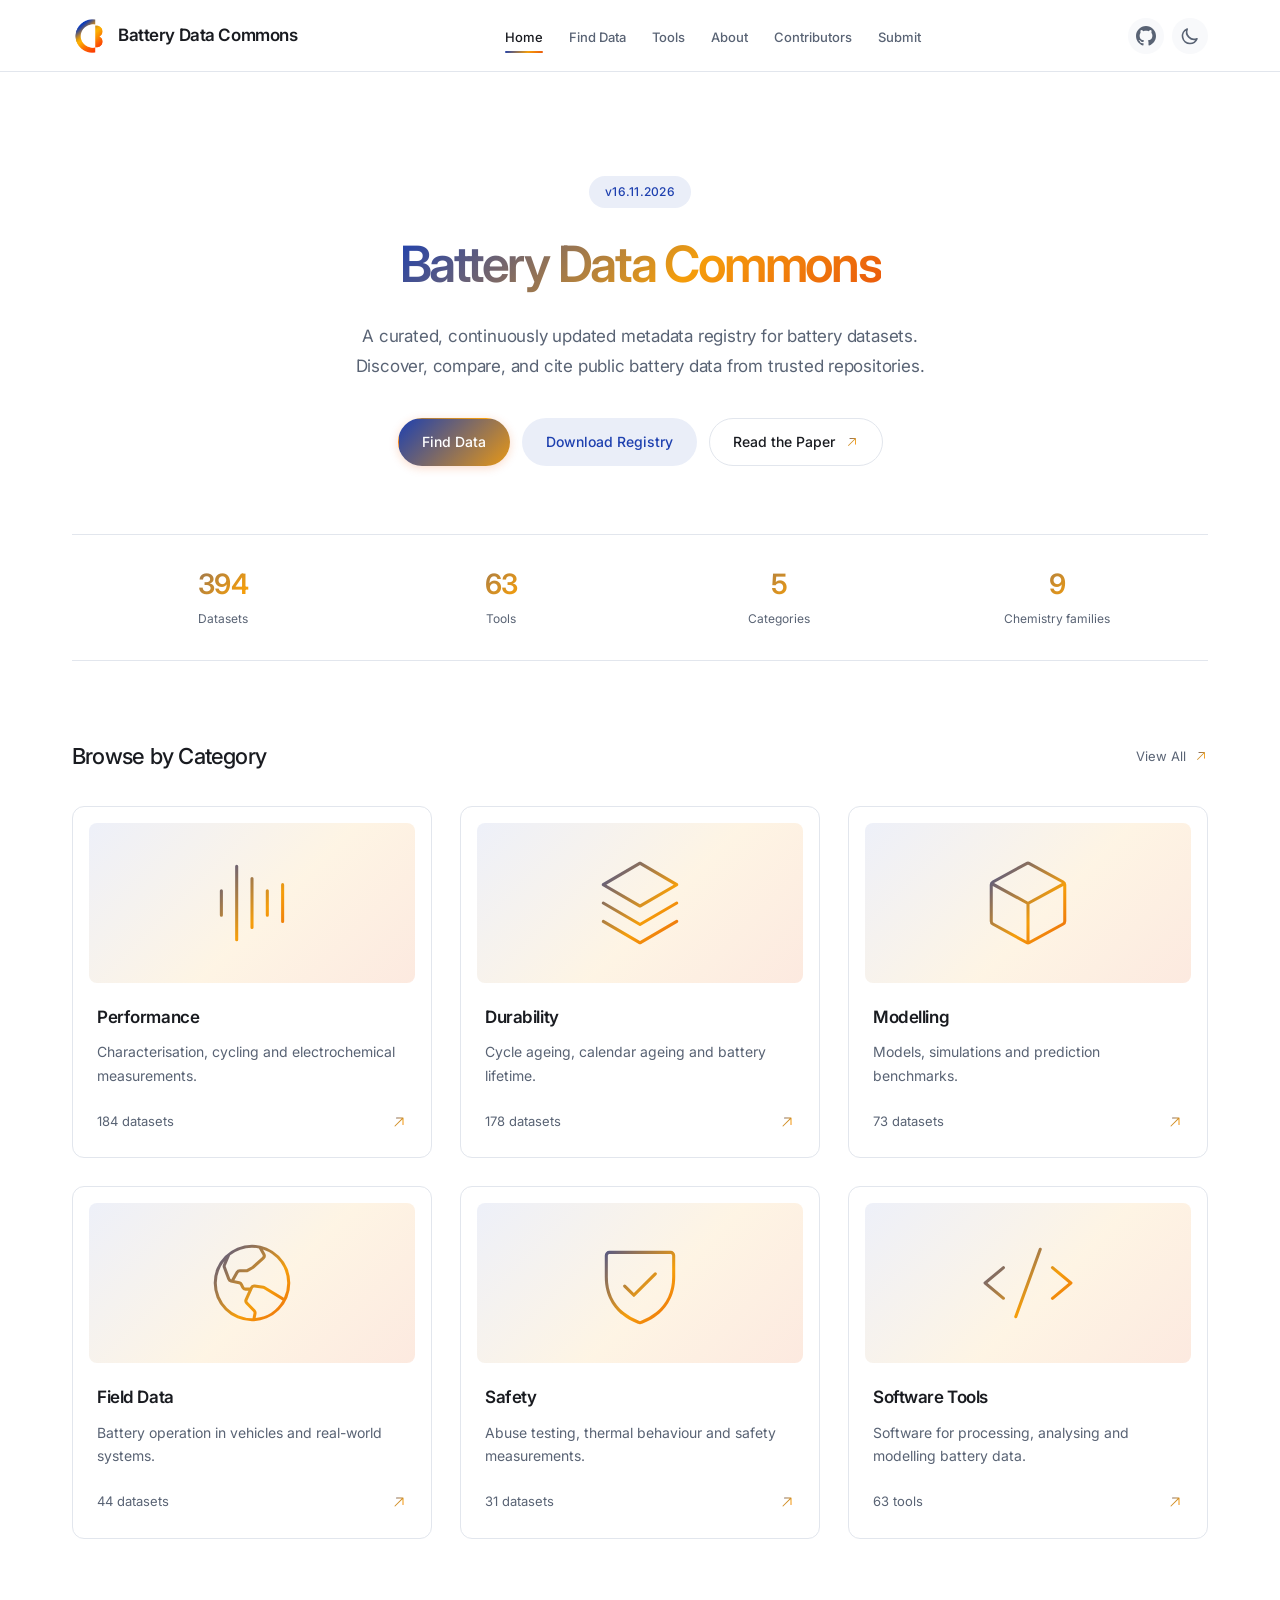
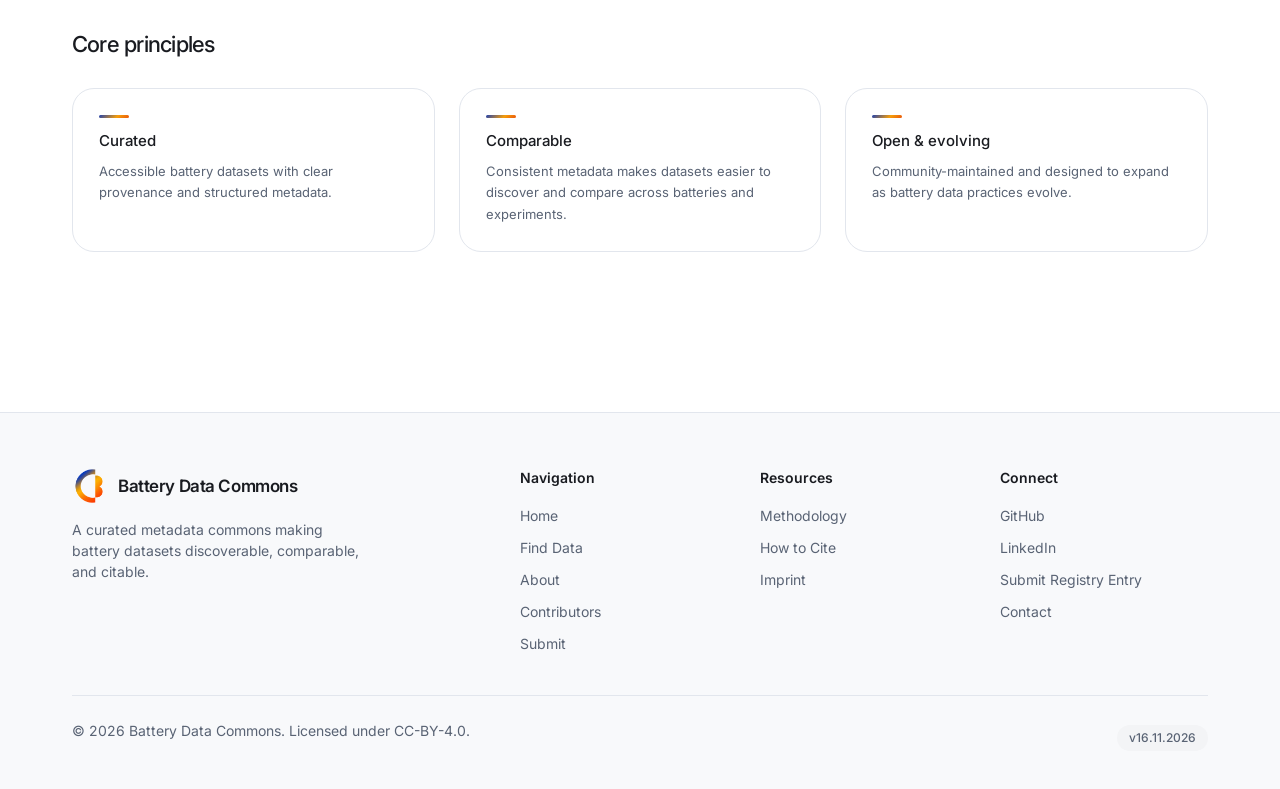
<file: BatteryDataCommons/index.html>
<!DOCTYPE html>
<html lang="en">

<head>
  <meta charset="UTF-8">
  <script>
    (function () {
      const savedTheme = localStorage.getItem('bdc-theme') || 'light';
      document.documentElement.setAttribute('data-theme', savedTheme);
    })();
  </script>
  <meta name="viewport" content="width=device-width, initial-scale=1.0">
  <title>Battery Data Commons — Curated Metadata for Battery Datasets</title>
  <link rel="icon" href="css/favicon.ico">
  <meta name="description"
    content="A curated, continuously updated metadata commons for battery datasets. Discover, compare, and cite public battery datasets from trusted repositories.">

  <!-- Fonts -->
  <link rel="preconnect" href="https://fonts.googleapis.com">
  <link rel="preconnect" href="https://fonts.gstatic.com" crossorigin>
  <link
    href="https://fonts.googleapis.com/css2?family=Inter:wght@400;500;600;700&family=JetBrains+Mono:wght@400;500&display=swap"
    rel="stylesheet">

  <!-- Styles -->
  <link rel="stylesheet" href="css/variables.css">
  <link rel="stylesheet" href="css/base.css">
  <link rel="stylesheet" href="css/components.css">
  <link rel="stylesheet" href="css/pages.css">

  <link rel="stylesheet" href="css/catalogue.css?v=20260917a">
</head>

<body class="home-page">
  <!-- Navigation -->
  <nav class="nav">
    <div class="nav-inner">
      <a href="index.html" class="nav-logo">
        <div class="nav-logo-icon">
          <svg width="20" height="20" viewBox="0 0 24 24" fill="none" stroke="white" stroke-width="1.5">
            <!-- Bottom dataset container -->
            <ellipse cx="12" cy="19" rx="7" ry="2" />
            <path d="M5 16 L5 19 M19 16 L19 19" />
            <ellipse cx="12" cy="16" rx="7" ry="2" />
            <!-- Middle dataset container -->
            <path d="M5 11 L5 14 M19 11 L19 14" />
            <ellipse cx="12" cy="11" rx="7" ry="2" />
            <!-- Top dataset container -->
            <path d="M5 6 L5 9 M19 6 L19 9" />
            <ellipse cx="12" cy="6" rx="7" ry="2" />
          </svg>
        </div>
        <span>Battery Data Commons</span>
      </a>

      <ul class="nav-links">
        <li><a href="index.html" class="active">Home</a></li>
        <li><a href="find-data.html">Find Data</a></li>
        <li><a href="tools.html">Tools</a></li>
        <li><a href="about.html">About</a></li>
                <li><a href="members.html">Contributors</a></li>
                <li><a href="contribute.html">Submit</a></li>
      </ul>

      <div class="nav-actions">
        <a href="https://github.com/BatteryCommons/BatteryCommons.github.io" target="_blank" rel="noopener"
          class="icon-link" aria-label="GitHub Repository">
          <svg xmlns="http://www.w3.org/2000/svg" width="20" height="20" viewBox="0 0 24 24" fill="currentColor"
            stroke="none">
            <path
              d="M12 0c-6.626 0-12 5.373-12 12 0 5.302 3.438 9.8 8.207 11.387.599.111.793-.261.793-.577v-2.234c-3.338.726-4.033-1.416-4.033-1.416-.546-1.387-1.333-1.756-1.333-1.756-1.089-.745.083-.729.083-.729 1.205.084 1.839 1.237 1.839 1.237 1.07 1.834 2.807 1.304 3.492.997.107-.775.418-1.305.762-1.604-2.665-.305-5.467-1.334-5.467-5.931 0-1.311.469-2.381 1.236-3.221-.124-.303-.535-1.524.117-3.176 0 0 1.008-.322 3.301 1.23.957-.266 1.983-.399 3.003-.404 1.02.005 2.047.138 3.006.404 2.291-1.552 3.297-1.23 3.297-1.23.653 1.653.242 2.874.118 3.176.77.84 1.235 1.911 1.235 3.221 0 4.609-2.807 5.624-5.479 5.921.43.372.823 1.102.823 2.222v3.293c0 .319.192.694.801.576 4.765-1.589 8.199-6.086 8.199-11.386 0-6.627-5.373-12-12-12z">
            </path>
          </svg>
        </a>
        <button class="theme-toggle" onclick="BDCUI.toggleTheme()" aria-label="Toggle theme">
          <svg xmlns="http://www.w3.org/2000/svg" fill="none" viewBox="0 0 24 24" stroke="currentColor">
            <path stroke-linecap="round" stroke-linejoin="round" stroke-width="2"
              d="M20.354 15.354A9 9 0 018.646 3.646 9.003 9.003 0 0012 21a9.003 9.003 0 008.354-5.646z" />
          </svg>
        </button>
        <button class="nav-toggle" onclick="BDCUI.toggleMobileNav()" aria-label="Toggle menu">
          <svg width="24" height="24" viewBox="0 0 24 24" fill="none" stroke="currentColor" stroke-width="2">
            <line x1="3" y1="6" x2="21" y2="6" />
            <line x1="3" y1="12" x2="21" y2="12" />
            <line x1="3" y1="18" x2="21" y2="18" />
          </svg>
        </button>
      </div>
    </div>
  </nav>

  <main>
    <!-- Hero Section -->
    <section class="hero">
      <div class="container hero-content">
        <div class="release-line" data-release-details hidden>
          <span class="version-badge" data-release-version hidden></span>
        </div>
        <h1>Battery Data Commons</h1>
        <p class="hero-description"><span>A curated, continuously updated metadata registry for battery datasets.</span>
          <span>Discover, compare, and cite public battery data from trusted repositories.</span></p>
        <div class="hero-actions">
          <a href="find-data.html" class="catalogue-primary">Find Data</a>
          <a data-excel-download class="catalogue-secondary" hidden>Download Registry</a>
          <a href="https://doi.org/10.1016/j.joule.2026.102712"
            class="catalogue-paper" target="_blank" rel="noopener noreferrer">Read the Paper <span class="icon-mask icon-arrow action-arrow" aria-hidden="true"></span></a>
        </div>
      </div>
    </section>

    <!-- Stats Section -->
    <section class="section stats-section">
      <div class="container">
        <div class="grid grid-4" id="stats-grid">
          <!-- Stats loaded dynamically -->
        </div>
      </div>
    </section>

    <!-- Categories Preview -->
    <section class="section category-section">
      <div class="container">
        <div class="section-heading">
          <h2>Browse by Category</h2>
          <a href="find-data.html" class="section-link">View All <span class="icon-mask icon-arrow action-arrow" aria-hidden="true"></span></a>
        </div>
        <div class="grid grid-3" id="categories-grid">
          <!-- Categories loaded dynamically -->
        </div>
      </div>
    </section>
    <!-- Core Principles Section -->
    <section class="section principles-section">
      <div class="container">
        <h2 class="text-center mb-8">Core principles</h2>
        <div class="grid grid-3">
          <div class="card">
            <div class="card-header">
              <h3 class="card-title">Curated</h3>
            </div>
            <div class="card-body">
              <p>Accessible battery datasets with clear provenance and structured metadata.</p>
            </div>
          </div>
          <div class="card">
            <div class="card-header">
              <h3 class="card-title">Comparable</h3>
            </div>
            <div class="card-body">
              <p>Consistent metadata makes datasets easier to discover and compare across batteries and experiments.</p>
            </div>
          </div>
          <div class="card">
            <div class="card-header">
              <h3 class="card-title">Open &amp; evolving</h3>
            </div>
            <div class="card-body">
              <p>Community-maintained and designed to expand as battery data practices evolve.</p>
            </div>
          </div>
        </div>
      </div>
    </section>

  </main>

  <!-- Footer -->
  <footer class="footer">
    <div class="container">
      <div class="footer-grid">
        <div class="footer-brand">
          <a href="index.html" class="nav-logo">
            <div class="nav-logo-icon">
              <svg width="20" height="20" viewBox="0 0 24 24" fill="none" stroke="white" stroke-width="1.5">
                <!-- Bottom dataset container -->
                <ellipse cx="12" cy="19" rx="7" ry="2" />
                <path d="M5 16 L5 19 M19 16 L19 19" />
                <ellipse cx="12" cy="16" rx="7" ry="2" />
                <!-- Middle dataset container -->
                <path d="M5 11 L5 14 M19 11 L19 14" />
                <ellipse cx="12" cy="11" rx="7" ry="2" />
                <!-- Top dataset container -->
                <path d="M5 6 L5 9 M19 6 L19 9" />
                <ellipse cx="12" cy="6" rx="7" ry="2" />
              </svg>
            </div>
            <span>Battery Data Commons</span>
          </a>
          <p>A curated metadata commons making battery datasets discoverable, comparable, and citable.</p>
        </div>
        <div>
          <h4 class="footer-title">Navigation</h4>
          <ul class="footer-links">
            <li><a href="index.html">Home</a></li>
            <li><a href="find-data.html">Find Data</a></li>
            <li><a href="about.html">About</a></li>
                        <li><a href="members.html">Contributors</a></li>
                        <li><a href="contribute.html">Submit</a></li>
          </ul>
        </div>
        <div>
          <h4 class="footer-title">Resources</h4>
          <ul class="footer-links">
            <li><a href="about.html#methodology">Methodology</a></li>
            <li><a href="about.html#citation">How to Cite</a></li>
            <li><a href="imprint.html">Imprint</a></li>
          </ul>
        </div>
        <div>
          <h4 class="footer-title">Connect</h4>
          <ul class="footer-links">
            <li><a href="https://github.com/BatteryCommons/BatteryCommons.github.io" target="_blank"
                rel="noopener">GitHub</a></li>
            <li><a href="https://www.linkedin.com/company/battery-data-commons/" target="_blank" rel="noopener">LinkedIn</a></li>
                        <li><a href="contribute.html">Submit Registry Entry</a></li>
            <li><a href="mailto:G.dosReis@ed.ac.uk">Contact</a></li>
          </ul>
        </div>
      </div>
      <div class="footer-bottom">
        <p>© 2026 Battery Data Commons. Licensed under CC-BY-4.0.</p>
        <span class="version-badge" data-release-version hidden></span>
      </div>
    </div>
  </footer>

  <!-- Scripts -->
  <script src="js/data.js?v=20261115"></script>
  <script src="js/ui.js?v=20261115"></script>
  <script>
    // Initialize homepage
    document.addEventListener('DOMContentLoaded', async function () {
      await BDC.loadCatalogue();
      const stats = BDC.getStats();
      if (!stats) return;

      // Render stats
      document.getElementById('stats-grid').innerHTML = BDCUI.renderStatsCards(stats);

      // Render categories
      const categoryDescriptions = {
        performance: 'Characterisation, cycling and electrochemical measurements.',
        durability: 'Cycle ageing, calendar ageing and battery lifetime.',
        modelling: 'Models, simulations and prediction benchmarks.',
        field: 'Battery operation in vehicles and real-world systems.',
        safety: 'Abuse testing, thermal behaviour and safety measurements.',
        tools: 'Software for processing, analysing and modelling battery data.'
      };
      const categoryCards = ['performance', 'durability', 'modelling', 'field', 'safety', 'tools']
        .map(cat => [cat, cat === 'tools' ? stats.toolCount || 0 : stats.categories[cat] || 0])
        .map(([cat, count]) => `
          <a href="${cat === 'tools' ? 'tools.html' : 'find-data.html?category=' + cat}" class="card category-link">
            <div class="category-visual" aria-hidden="true">
              <span class="icon-mask category-icon icon-${cat}"></span>
            </div>
            <div class="category-copy">
              <h3 class="card-title">${cat === 'tools' ? 'Software Tools' : BDC.formatCategory(cat)}</h3>
              <p>${categoryDescriptions[cat]}</p>
              <div class="category-meta">
                <span class="category-count">${count} ${cat === 'tools' ? 'tools' : 'datasets'}</span>
                <span class="icon-mask icon-arrow" aria-hidden="true"></span>
              </div>
            </div>
          </a>
        `).join('');

      document.getElementById('categories-grid').innerHTML = categoryCards;
    });
  </script>
  <script src="js/release.js?v=20261030"></script>
</body>

</html>
</file>
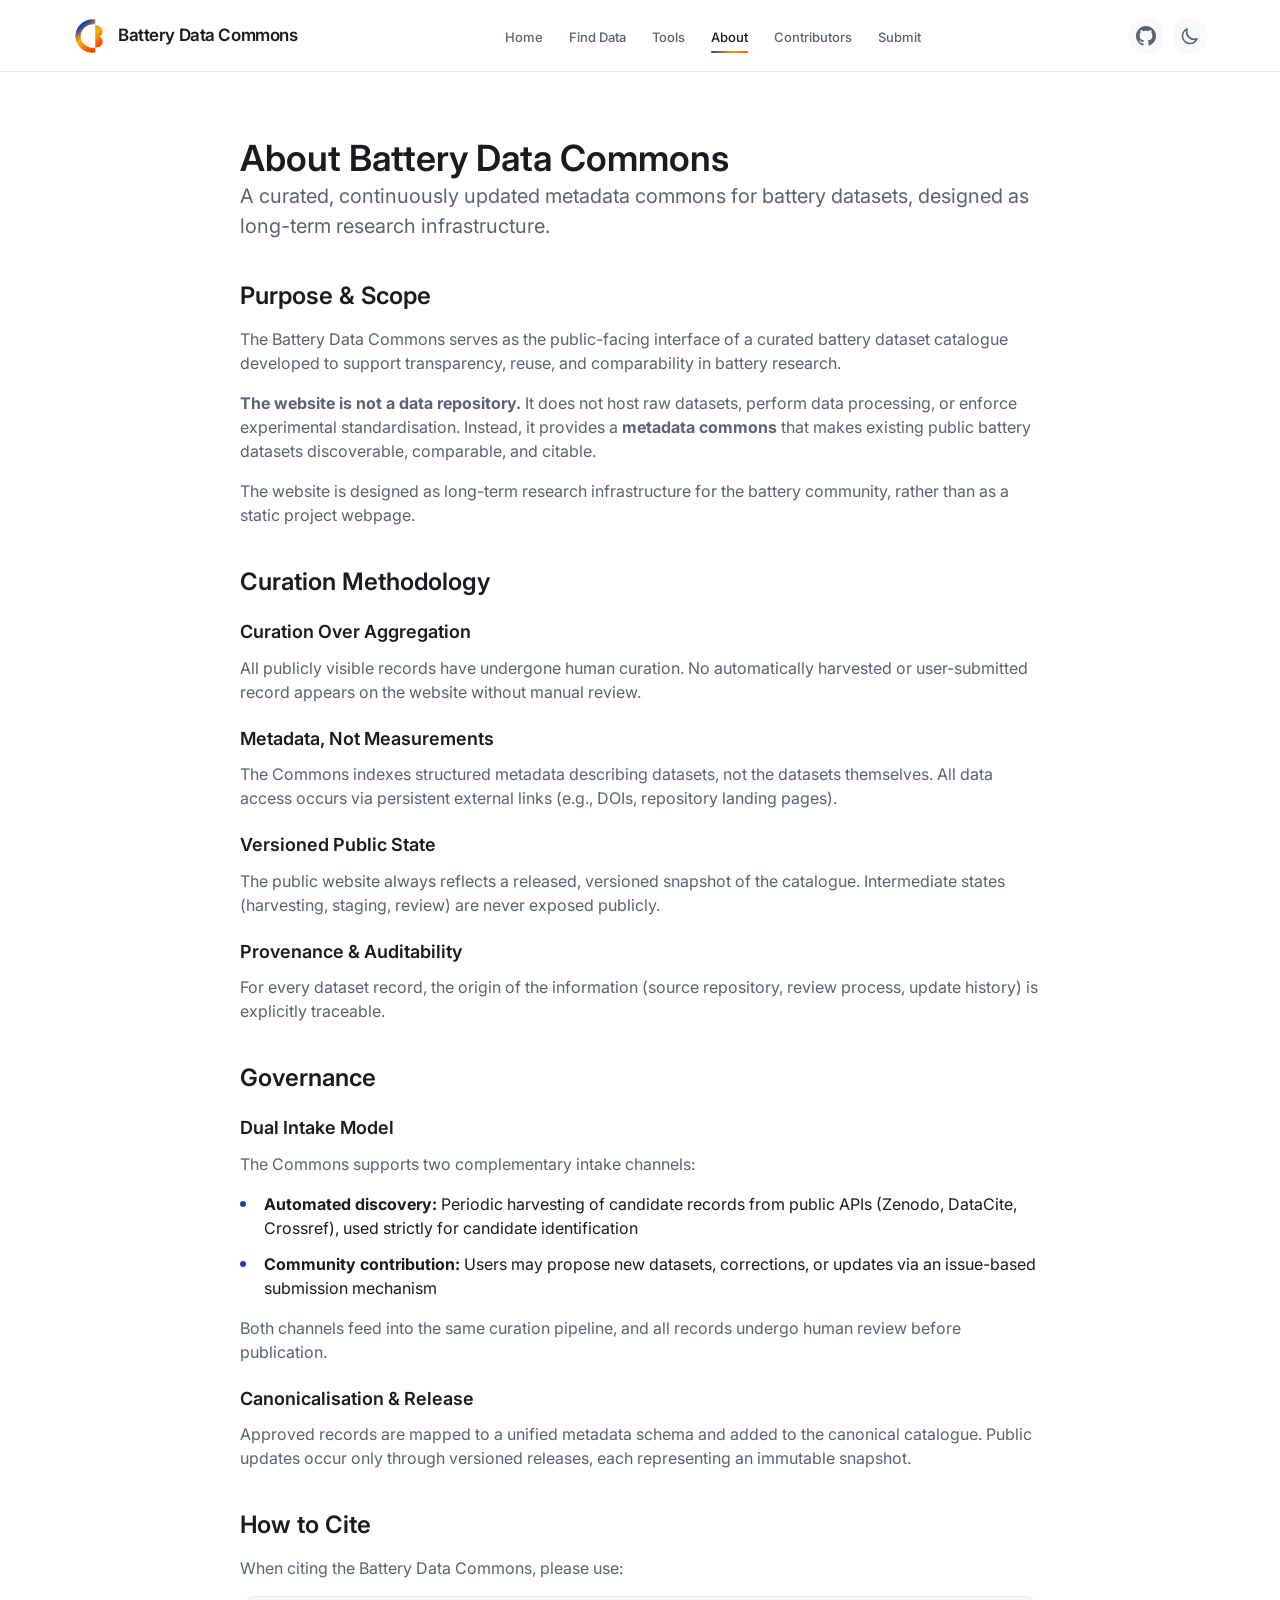
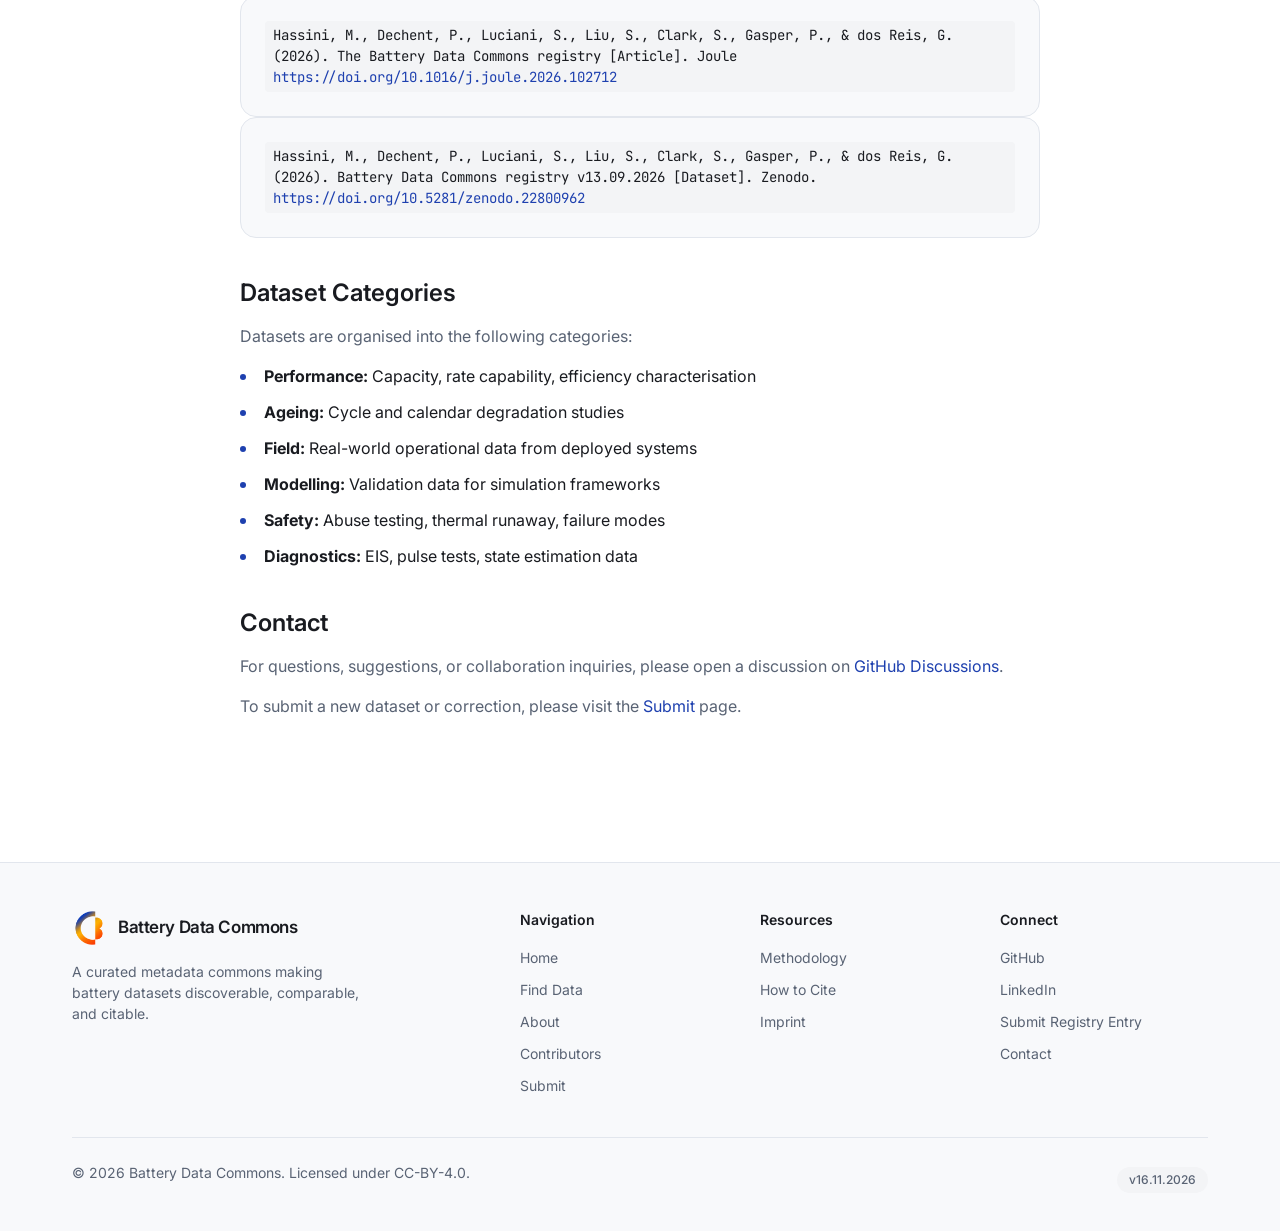
<file: BatteryDataCommons/about.html>
<!DOCTYPE html>
<html lang="en">

<head>
    <meta charset="UTF-8">
    <script>
        (function () {
            const savedTheme = localStorage.getItem('bdc-theme') || 'light';
            document.documentElement.setAttribute('data-theme', savedTheme);
        })();
    </script>
    <meta name="viewport" content="width=device-width, initial-scale=1.0">
    <title>About — Battery Data Commons</title>
    <link rel="icon" href="css/favicon.ico">
    <meta name="description"
        content="Learn about the Battery Data Commons, the methodology, governance, and how to cite the catalogue.">

    <!-- Fonts -->
    <link rel="preconnect" href="https://fonts.googleapis.com">
    <link rel="preconnect" href="https://fonts.gstatic.com" crossorigin>
    <link
        href="https://fonts.googleapis.com/css2?family=Inter:wght@400;500;600;700&family=JetBrains+Mono:wght@400;500&display=swap"
        rel="stylesheet">

    <!-- Styles -->
    <link rel="stylesheet" href="css/variables.css">
    <link rel="stylesheet" href="css/base.css">
    <link rel="stylesheet" href="css/components.css">
    <link rel="stylesheet" href="css/pages.css">

  <link rel="stylesheet" href="css/catalogue.css?v=20260917a">
</head>

<body>
    <!-- Navigation -->
    <nav class="nav">
        <div class="nav-inner">
            <a href="index.html" class="nav-logo">
                <div class="nav-logo-icon">
                    <svg width="20" height="20" viewBox="0 0 24 24" fill="none" stroke="white" stroke-width="1.5">
                        <!-- Bottom dataset container -->
                        <ellipse cx="12" cy="19" rx="7" ry="2" />
                        <path d="M5 16 L5 19 M19 16 L19 19" />
                        <ellipse cx="12" cy="16" rx="7" ry="2" />
                        <!-- Middle dataset container -->
                        <path d="M5 11 L5 14 M19 11 L19 14" />
                        <ellipse cx="12" cy="11" rx="7" ry="2" />
                        <!-- Top dataset container -->
                        <path d="M5 6 L5 9 M19 6 L19 9" />
                        <ellipse cx="12" cy="6" rx="7" ry="2" />
                    </svg>
                </div>
                <span>Battery Data Commons</span>
            </a>

            <ul class="nav-links">
                <li><a href="index.html">Home</a></li>
                <li><a href="find-data.html">Find Data</a></li>
                <li><a href="tools.html">Tools</a></li>
                <li><a href="about.html" class="active">About</a></li>
                <li><a href="members.html">Contributors</a></li>
                <li><a href="contribute.html">Submit</a></li>
            </ul>

            <div class="nav-actions">
                <a href="https://github.com/BatteryCommons/BatteryCommons.github.io" target="_blank" rel="noopener"
                    class="icon-link" aria-label="GitHub Repository">
                    <svg xmlns="http://www.w3.org/2000/svg" width="20" height="20" viewBox="0 0 24 24"
                        fill="currentColor" stroke="none">
                        <path
                            d="M12 0c-6.626 0-12 5.373-12 12 0 5.302 3.438 9.8 8.207 11.387.599.111.793-.261.793-.577v-2.234c-3.338.726-4.033-1.416-4.033-1.416-.546-1.387-1.333-1.756-1.333-1.756-1.089-.745.083-.729.083-.729 1.205.084 1.839 1.237 1.839 1.237 1.07 1.834 2.807 1.304 3.492.997.107-.775.418-1.305.762-1.604-2.665-.305-5.467-1.334-5.467-5.931 0-1.311.469-2.381 1.236-3.221-.124-.303-.535-1.524.117-3.176 0 0 1.008-.322 3.301 1.23.957-.266 1.983-.399 3.003-.404 1.02.005 2.047.138 3.006.404 2.291-1.552 3.297-1.23 3.297-1.23.653 1.653.242 2.874.118 3.176.77.84 1.235 1.911 1.235 3.221 0 4.609-2.807 5.624-5.479 5.921.43.372.823 1.102.823 2.222v3.293c0 .319.192.694.801.576 4.765-1.589 8.199-6.086 8.199-11.386 0-6.627-5.373-12-12-12z" />
                    </svg>
                </a>
                <button class="theme-toggle" onclick="BDCUI.toggleTheme()" aria-label="Toggle theme">
                    <svg xmlns="http://www.w3.org/2000/svg" fill="none" viewBox="0 0 24 24" stroke="currentColor">
                        <path stroke-linecap="round" stroke-linejoin="round" stroke-width="2"
                            d="M20.354 15.354A9 9 0 018.646 3.646 9.003 9.003 0 0012 21a9.003 9.003 0 008.354-5.646z" />
                    </svg>
                </button>
                <button class="nav-toggle" onclick="BDCUI.toggleMobileNav()" aria-label="Toggle menu">
                    <svg width="24" height="24" viewBox="0 0 24 24" fill="none" stroke="currentColor" stroke-width="2">
                        <line x1="3" y1="6" x2="21" y2="6" />
                        <line x1="3" y1="12" x2="21" y2="12" />
                        <line x1="3" y1="18" x2="21" y2="18" />
                    </svg>
                </button>
            </div>
        </div>
    </nav>

    <main>
        <section class="section">
            <div class="container">
                <div class="about-content">
                    <h1>About Battery Data Commons</h1>
                    <p class="text-xl" style="color: var(--color-text-secondary);">
                        A curated, continuously updated metadata commons for battery datasets, designed as long-term
                        research infrastructure.
                    </p>

                    <h2 id="purpose">Purpose & Scope</h2>
                    <p>
                        The Battery Data Commons serves as the public-facing interface of a curated battery dataset
                        catalogue developed to support transparency, reuse, and comparability in battery research.
                    </p>
                    <p>
                        <strong>The website is not a data repository.</strong> It does not host raw datasets, perform
                        data processing, or enforce experimental standardisation. Instead, it provides a
                        <strong>metadata commons</strong> that makes existing public battery datasets discoverable,
                        comparable, and citable.
                    </p>
                    <p>
                        The website is designed as long-term research infrastructure for the battery community,
                        rather than as a static project webpage.
                    </p>

                    <h2 id="methodology">Curation Methodology</h2>
                    <h3>Curation Over Aggregation</h3>
                    <p>
                        All publicly visible records have undergone human curation. No automatically harvested or
                        user-submitted record appears on the website without manual review.
                    </p>

                    <h3>Metadata, Not Measurements</h3>
                    <p>
                        The Commons indexes structured metadata describing datasets, not the datasets themselves. All
                        data access occurs via persistent external links (e.g., DOIs, repository landing pages).
                    </p>

                    <h3>Versioned Public State</h3>
                    <p>
                        The public website always reflects a released, versioned snapshot of the catalogue. Intermediate
                        states (harvesting, staging, review) are never exposed publicly.
                    </p>

                    <h3>Provenance & Auditability</h3>
                    <p>
                        For every dataset record, the origin of the information (source repository, review process,
                        update history) is explicitly traceable.
                    </p>

                    <h2 id="governance">Governance</h2>
                    <h3>Dual Intake Model</h3>
                    <p>The Commons supports two complementary intake channels:</p>
                    <ul>
                        <li><strong>Automated discovery:</strong> Periodic harvesting of candidate records from public
                            APIs (Zenodo, DataCite, Crossref), used strictly for candidate identification</li>
                        <li><strong>Community contribution:</strong> Users may propose new datasets, corrections, or
                            updates via an issue-based submission mechanism</li>
                    </ul>
                    <p>Both channels feed into the same curation pipeline, and all records undergo human review before
                        publication.</p>

                    <h3>Canonicalisation & Release</h3>
                    <p>
                        Approved records are mapped to a unified metadata schema and added to the canonical catalogue.
                        Public updates occur only through versioned releases, each representing an immutable snapshot.
                    </p>

                    <h2 id="citation">How to Cite</h2>
                    <p>When citing the Battery Data Commons, please use:</p>
                 <div class="card" style="background: var(--color-bg-secondary);">
                        <code
                            style="display: block; white-space: pre-wrap; font-size: var(--text-sm);">Hassini, M., Dechent, P., Luciani, S., Liu, S., Clark, S., Gasper, P., &amp; dos Reis, G. (2026). The Battery Data Commons registry [Article]. Joule <a
                                href="https://doi.org/10.1016/j.joule.2026.102712" target="_blank"
                                rel="noopener">https://doi.org/10.1016/j.joule.2026.102712</a></code>
                    </div>

                    
                    <div class="card" style="background: var(--color-bg-secondary);">
                        <code
                            style="display: block; white-space: pre-wrap; font-size: var(--text-sm);">Hassini, M., Dechent, P., Luciani, S., Liu, S., Clark, S., Gasper, P., &amp; dos Reis, G. (2026). Battery Data Commons registry v13.09.2026 [Dataset]. Zenodo. <a
                                href="https://doi.org/10.5281/zenodo.22800962" target="_blank"
                                rel="noopener">https://doi.org/10.5281/zenodo.22800962</a></code>
                    </div>


                    

                    <h2 id="categories">Dataset Categories</h2>
                    <p>Datasets are organised into the following categories:</p>
                    <ul>
                        <li><strong>Performance:</strong> Capacity, rate capability, efficiency characterisation</li>
                        <li><strong>Ageing:</strong> Cycle and calendar degradation studies</li>
                        <li><strong>Field:</strong> Real-world operational data from deployed systems</li>
                        <li><strong>Modelling:</strong> Validation data for simulation frameworks</li>
                        <li><strong>Safety:</strong> Abuse testing, thermal runaway, failure modes</li>
                        <li><strong>Diagnostics:</strong> EIS, pulse tests, state estimation data</li>
                    </ul>

                    <h2 id="contact">Contact</h2>
                    <p>
                        For questions, suggestions, or collaboration inquiries, please open a discussion on
                        <a href="https://github.com/BatteryCommons/BatteryCommons.github.io/discussions">GitHub
                            Discussions</a>.
                    </p>
                    <p>
                        To submit a new dataset or correction, please visit the <a href="contribute.html">Submit</a>
                        page.
                    </p>
                </div>
            </div>
        </section>
    </main>

    <!-- Footer -->
    <footer class="footer">
        <div class="container">
            <div class="footer-grid">
                <div class="footer-brand">
                    <a href="index.html" class="nav-logo">
                        <div class="nav-logo-icon">
                            <svg width="20" height="20" viewBox="0 0 24 24" fill="none" stroke="white"
                                stroke-width="1.5">
                                <!-- Bottom dataset container -->
                                <ellipse cx="12" cy="19" rx="7" ry="2" />
                                <path d="M5 16 L5 19 M19 16 L19 19" />
                                <ellipse cx="12" cy="16" rx="7" ry="2" />
                                <!-- Middle dataset container -->
                                <path d="M5 11 L5 14 M19 11 L19 14" />
                                <ellipse cx="12" cy="11" rx="7" ry="2" />
                                <!-- Top dataset container -->
                                <path d="M5 6 L5 9 M19 6 L19 9" />
                                <ellipse cx="12" cy="6" rx="7" ry="2" />
                            </svg>
                        </div>
                        <span>Battery Data Commons</span>
                    </a>
                    <p>A curated metadata commons making battery datasets discoverable, comparable, and citable.</p>
                </div>
                <div>
                    <h4 class="footer-title">Navigation</h4>
                    <ul class="footer-links">
                        <li><a href="index.html">Home</a></li>
                        <li><a href="find-data.html">Find Data</a></li>
                        <li><a href="about.html">About</a></li>
                        <li><a href="members.html">Contributors</a></li>
                        <li><a href="contribute.html">Submit</a></li>
                    </ul>
                </div>
                <div>
                    <h4 class="footer-title">Resources</h4>
                    <ul class="footer-links">
                        <li><a href="#methodology">Methodology</a></li>
                        <li><a href="#citation">How to Cite</a></li>
                        <li><a href="imprint.html">Imprint</a></li>
                    </ul>
                </div>
                <div>
                    <h4 class="footer-title">Connect</h4>
                    <ul class="footer-links">
                        <li><a href="https://github.com/BatteryCommons/BatteryCommons.github.io" target="_blank"
                                rel="noopener">GitHub</a>
                        </li>
                        <li><a href="https://www.linkedin.com/company/battery-data-commons/" target="_blank" rel="noopener">LinkedIn</a></li>
                        <li><a href="contribute.html">Submit Registry Entry</a></li>
                        <li><a href="mailto:G.dosReis@ed.ac.uk">Contact</a></li>
                    </ul>
                </div>
            </div>
            <div class="footer-bottom">
                <p>© 2026 Battery Data Commons. Licensed under CC-BY-4.0.</p>
                <span class="version-badge" data-release-version hidden></span>
            </div>
        </div>
    </footer>

    <!-- Scripts -->
    <script src="js/data.js?v=20261115"></script>
    <script src="js/ui.js?v=20261115"></script>
  <script src="js/release.js?v=20261030"></script>
</body>

</html>
</file>
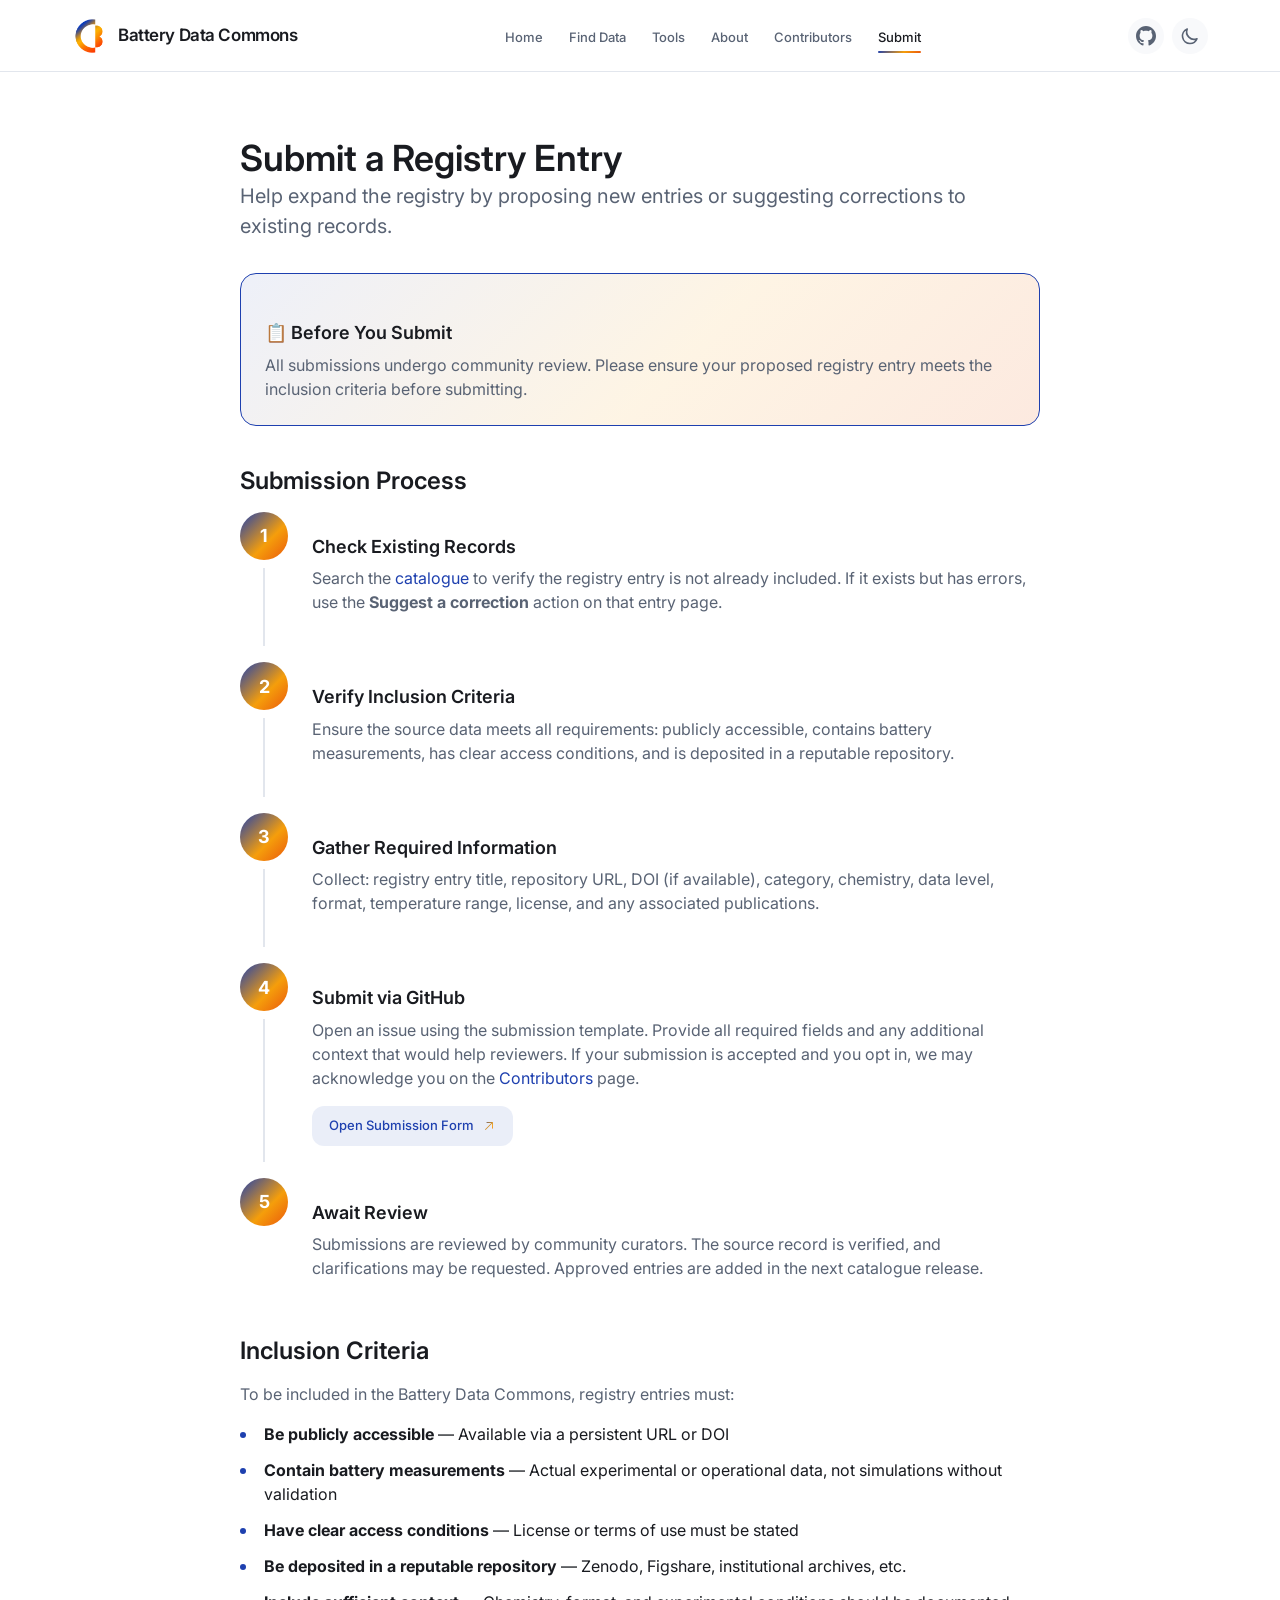
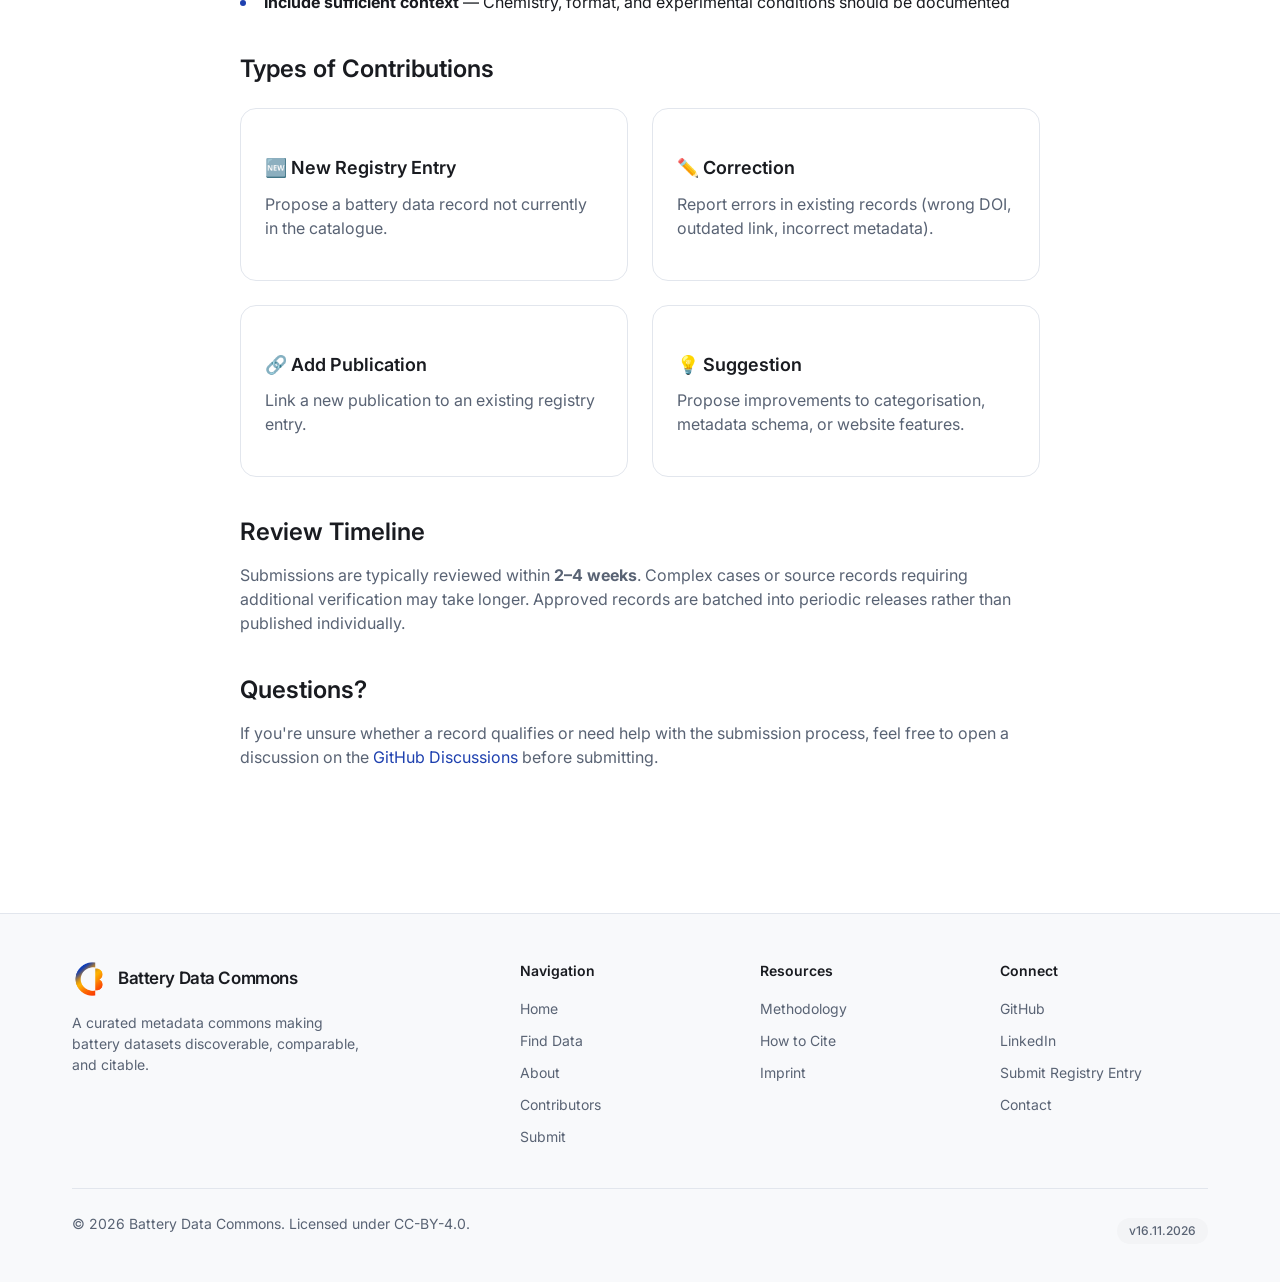
<file: BatteryDataCommons/contribute.html>
<!DOCTYPE html>
<html lang="en">

<head>
    <meta charset="UTF-8">
    <script>
        (function () {
            const savedTheme = localStorage.getItem('bdc-theme') || 'light';
            document.documentElement.setAttribute('data-theme', savedTheme);
        })();
    </script>
    <meta name="viewport" content="width=device-width, initial-scale=1.0">
    <title>Submit a Registry Entry — Battery Data Commons</title>
    <link rel="icon" href="css/favicon.ico">
    <meta name="description"
        content="Submit new registry entries or corrections to the Battery Data Commons. Learn about the contribution process and review criteria.">

    <!-- Fonts -->
    <link rel="preconnect" href="https://fonts.googleapis.com">
    <link rel="preconnect" href="https://fonts.gstatic.com" crossorigin>
    <link
        href="https://fonts.googleapis.com/css2?family=Inter:wght@400;500;600;700&family=JetBrains+Mono:wght@400;500&display=swap"
        rel="stylesheet">

    <!-- Styles -->
    <link rel="stylesheet" href="css/variables.css">
    <link rel="stylesheet" href="css/base.css">
    <link rel="stylesheet" href="css/components.css">
    <link rel="stylesheet" href="css/pages.css">

  <link rel="stylesheet" href="css/catalogue.css?v=20260917a">
</head>

<body class="submission-page">
    <!-- Navigation -->
    <nav class="nav">
        <div class="nav-inner">
            <a href="index.html" class="nav-logo">
                <div class="nav-logo-icon">
                    <svg width="20" height="20" viewBox="0 0 24 24" fill="none" stroke="white" stroke-width="1.5">
                        <!-- Bottom dataset container -->
                        <ellipse cx="12" cy="19" rx="7" ry="2" />
                        <path d="M5 16 L5 19 M19 16 L19 19" />
                        <ellipse cx="12" cy="16" rx="7" ry="2" />
                        <!-- Middle dataset container -->
                        <path d="M5 11 L5 14 M19 11 L19 14" />
                        <ellipse cx="12" cy="11" rx="7" ry="2" />
                        <!-- Top dataset container -->
                        <path d="M5 6 L5 9 M19 6 L19 9" />
                        <ellipse cx="12" cy="6" rx="7" ry="2" />
                    </svg>
                </div>
                <span>Battery Data Commons</span>
            </a>

            <ul class="nav-links">
                <li><a href="index.html">Home</a></li>
                <li><a href="find-data.html">Find Data</a></li>
                <li><a href="tools.html">Tools</a></li>
                <li><a href="about.html">About</a></li>
                <li><a href="members.html">Contributors</a></li>
                <li><a href="contribute.html" class="active">Submit</a></li>
            </ul>

            <div class="nav-actions">
                <a href="https://github.com/BatteryCommons/BatteryCommons.github.io" target="_blank" rel="noopener"
                    class="icon-link" aria-label="GitHub Repository">
                    <svg xmlns="http://www.w3.org/2000/svg" width="20" height="20" viewBox="0 0 24 24"
                        fill="currentColor" stroke="none">
                        <path
                            d="M12 0c-6.626 0-12 5.373-12 12 0 5.302 3.438 9.8 8.207 11.387.599.111.793-.261.793-.577v-2.234c-3.338.726-4.033-1.416-4.033-1.416-.546-1.387-1.333-1.756-1.333-1.756-1.089-.745.083-.729.083-.729 1.205.084 1.839 1.237 1.839 1.237 1.07 1.834 2.807 1.304 3.492.997.107-.775.418-1.305.762-1.604-2.665-.305-5.467-1.334-5.467-5.931 0-1.311.469-2.381 1.236-3.221-.124-.303-.535-1.524.117-3.176 0 0 1.008-.322 3.301 1.23.957-.266 1.983-.399 3.003-.404 1.02.005 2.047.138 3.006.404 2.291-1.552 3.297-1.23 3.297-1.23.653 1.653.242 2.874.118 3.176.77.84 1.235 1.911 1.235 3.221 0 4.609-2.807 5.624-5.479 5.921.43.372.823 1.102.823 2.222v3.293c0 .319.192.694.801.576 4.765-1.589 8.199-6.086 8.199-11.386 0-6.627-5.373-12-12-12z" />
                    </svg>
                </a>
                <button class="theme-toggle" onclick="BDCUI.toggleTheme()" aria-label="Toggle theme">
                    <svg xmlns="http://www.w3.org/2000/svg" fill="none" viewBox="0 0 24 24" stroke="currentColor">
                        <path stroke-linecap="round" stroke-linejoin="round" stroke-width="2"
                            d="M20.354 15.354A9 9 0 018.646 3.646 9.003 9.003 0 0012 21a9.003 9.003 0 008.354-5.646z" />
                    </svg>
                </button>
                <button class="nav-toggle" onclick="BDCUI.toggleMobileNav()" aria-label="Toggle menu">
                    <svg width="24" height="24" viewBox="0 0 24 24" fill="none" stroke="currentColor" stroke-width="2">
                        <line x1="3" y1="6" x2="21" y2="6" />
                        <line x1="3" y1="12" x2="21" y2="12" />
                        <line x1="3" y1="18" x2="21" y2="18" />
                    </svg>
                </button>
            </div>
        </div>
    </nav>

    <main>
        <section class="section">
            <div class="container">
                <div class="about-content">
                    <h1>Submit a Registry Entry</h1>
                    <p class="text-xl" style="color: var(--color-text-secondary);">
                        Help expand the registry by proposing new entries or suggesting corrections to existing
                        records.
                    </p>

                    <div class="card mt-8"
                        style="background: var(--color-accent-wash); border-color: var(--color-accent-primary);">
                        <h3 style="margin-bottom: var(--space-2);">📋 Before You Submit</h3>
                        <p style="margin-bottom: 0;">
                            All submissions undergo community review. Please ensure your proposed registry entry meets
                            the inclusion criteria before submitting.
                        </p>
                    </div>

                    <h2>Submission Process</h2>

                    <div class="contribute-steps">
                        <div class="contribute-step">
                            <div class="contribute-step-content">
                                <h3>Check Existing Records</h3>
                                <p>Search the <a href="find-data.html">catalogue</a> to verify the registry entry is
                                    not already included. If it exists but has errors, use the <strong>Suggest a
                                        correction</strong> action on that entry page.</p>
                            </div>
                        </div>

                        <div class="contribute-step">
                            <div class="contribute-step-content">
                                <h3>Verify Inclusion Criteria</h3>
                                <p>Ensure the source data meets all requirements: publicly accessible, contains battery
                                    measurements, has clear access conditions, and is deposited in a reputable
                                    repository.</p>
                            </div>
                        </div>

                        <div class="contribute-step">
                            <div class="contribute-step-content">
                                <h3>Gather Required Information</h3>
                                <p>Collect: registry entry title, repository URL, DOI (if available), category,
                                    chemistry, data level, format, temperature range, license, and any associated
                                    publications.</p>
                            </div>
                        </div>

                        <div class="contribute-step">
                            <div class="contribute-step-content">
                                <h3>Submit via GitHub</h3>
                                <p>Open an issue using the submission template. Provide all required fields and any
                                    additional context that would help reviewers. If your submission is accepted and
                                    you opt in, we may acknowledge you on the <a href="members.html">Contributors</a>
                                    page.</p>
                                <a href="https://github.com/BatteryCommons/BatteryCommons.github.io/issues/new?template=dataset_submission.yml"
                                    target="_blank" rel="noopener" class="btn btn-sm submission-form-link">
                                    Open Submission Form <span class="icon-mask icon-arrow action-arrow" aria-hidden="true"></span>
                                </a>
                            </div>
                        </div>

                        <div class="contribute-step">
                            <div class="contribute-step-content">
                                <h3>Await Review</h3>
                                <p>Submissions are reviewed by community curators. The source record is verified, and
                                    clarifications may be requested. Approved entries are added in the next catalogue
                                    release.</p>
                            </div>
                        </div>
                    </div>

                    <h2>Inclusion Criteria</h2>
                    <p>To be included in the Battery Data Commons, registry entries must:</p>
                    <ul>
                        <li><strong>Be publicly accessible</strong> — Available via a persistent URL or DOI</li>
                        <li><strong>Contain battery measurements</strong> — Actual experimental or operational data, not
                            simulations without validation</li>
                        <li><strong>Have clear access conditions</strong> — License or terms of use must be stated</li>
                        <li><strong>Be deposited in a reputable repository</strong> — Zenodo, Figshare, institutional
                            archives, etc.</li>
                        <li><strong>Include sufficient context</strong> — Chemistry, format, and experimental conditions
                            should be documented</li>
                    </ul>

                    <h2>Types of Contributions</h2>
                    <div class="grid grid-2 mt-6">
                        <div class="card">
                            <h3 class="card-title">🆕 New Registry Entry</h3>
                            <p>Propose a battery data record not currently in the catalogue.</p>
                        </div>
                        <div class="card">
                            <h3 class="card-title">✏️ Correction</h3>
                            <p>Report errors in existing records (wrong DOI, outdated link, incorrect metadata).</p>
                        </div>
                        <div class="card">
                            <h3 class="card-title">🔗 Add Publication</h3>
                            <p>Link a new publication to an existing registry entry.</p>
                        </div>
                        <div class="card">
                            <h3 class="card-title">💡 Suggestion</h3>
                            <p>Propose improvements to categorisation, metadata schema, or website features.</p>
                        </div>
                    </div>

                    <h2>Review Timeline</h2>
                    <p>
                        Submissions are typically reviewed within <strong>2–4 weeks</strong>. Complex cases or source
                        records requiring additional verification may take longer.
                        Approved records are batched into periodic releases rather than published individually.
                    </p>

                    <h2>Questions?</h2>
                    <p>
                        If you're unsure whether a record qualifies or need help with the submission process,
                        feel free to open a discussion on the <a
                            href="https://github.com/BatteryCommons/BatteryCommons.github.io/discussions">GitHub
                            Discussions</a> before submitting.
                    </p>
                </div>
            </div>
        </section>
    </main>

    <!-- Footer -->
    <footer class="footer">
        <div class="container">
            <div class="footer-grid">
                <div class="footer-brand">
                    <a href="index.html" class="nav-logo">
                        <div class="nav-logo-icon">
                            <svg width="20" height="20" viewBox="0 0 24 24" fill="none" stroke="white"
                                stroke-width="1.5">
                                <!-- Bottom dataset container -->
                                <ellipse cx="12" cy="19" rx="7" ry="2" />
                                <path d="M5 16 L5 19 M19 16 L19 19" />
                                <ellipse cx="12" cy="16" rx="7" ry="2" />
                                <!-- Middle dataset container -->
                                <path d="M5 11 L5 14 M19 11 L19 14" />
                                <ellipse cx="12" cy="11" rx="7" ry="2" />
                                <!-- Top dataset container -->
                                <path d="M5 6 L5 9 M19 6 L19 9" />
                                <ellipse cx="12" cy="6" rx="7" ry="2" />
                            </svg>
                        </div>
                        <span>Battery Data Commons</span>
                    </a>
                    <p>A curated metadata commons making battery datasets discoverable, comparable, and citable.</p>
                </div>
                <div>
                    <h4 class="footer-title">Navigation</h4>
                    <ul class="footer-links">
                        <li><a href="index.html">Home</a></li>
                        <li><a href="find-data.html">Find Data</a></li>
                        <li><a href="about.html">About</a></li>
                        <li><a href="members.html">Contributors</a></li>
                        <li><a href="contribute.html">Submit</a></li>
                    </ul>
                </div>
                <div>
                    <h4 class="footer-title">Resources</h4>
                    <ul class="footer-links">
                        <li><a href="about.html#methodology">Methodology</a></li>
                        <li><a href="about.html#citation">How to Cite</a></li>
                        <li><a href="imprint.html">Imprint</a></li>
                    </ul>
                </div>
                <div>
                    <h4 class="footer-title">Connect</h4>
                    <ul class="footer-links">
                        <li><a href="https://github.com/BatteryCommons/BatteryCommons.github.io" target="_blank"
                                rel="noopener">GitHub</a>
                        </li>
                        <li><a href="https://www.linkedin.com/company/battery-data-commons/" target="_blank" rel="noopener">LinkedIn</a></li>
                        <li><a href="contribute.html">Submit Registry Entry</a></li>
                        <li><a href="mailto:G.dosReis@ed.ac.uk">Contact</a></li>
                    </ul>
                </div>
            </div>
            <div class="footer-bottom">
                <p>© 2026 Battery Data Commons. Licensed under CC-BY-4.0.</p>
                <span class="version-badge" data-release-version hidden></span>
            </div>
        </div>
    </footer>

    <!-- Scripts -->
    <script src="js/data.js?v=20261115"></script>
    <script src="js/ui.js?v=20261115"></script>
  <script src="js/release.js?v=20261030"></script>
</body>

</html>
</file>
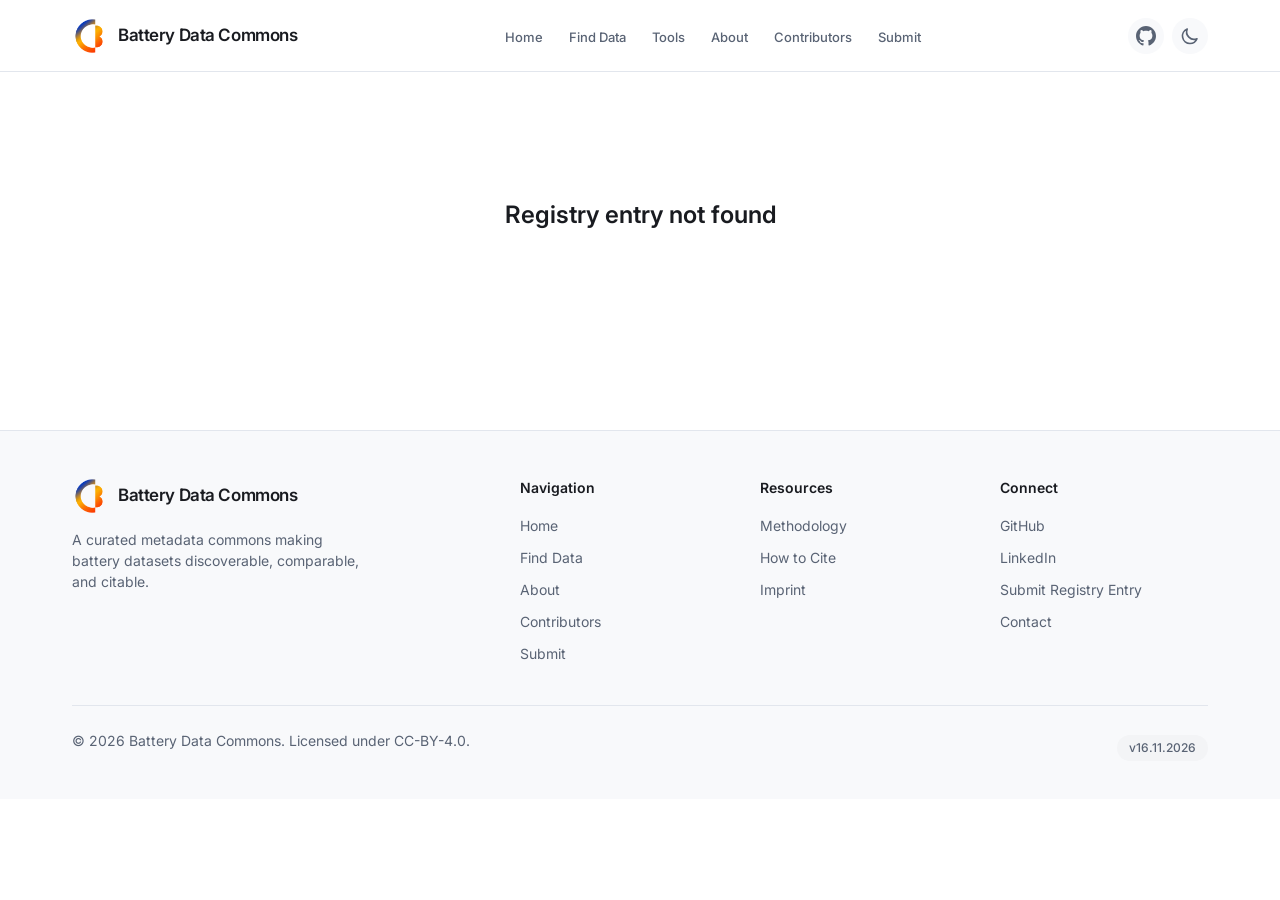
<file: BatteryDataCommons/dataset.html>
<!DOCTYPE html>
<html lang="en">

<head>
    <meta charset="UTF-8">
    <script>
        (function () {
            const savedTheme = localStorage.getItem('bdc-theme') || 'light';
            document.documentElement.setAttribute('data-theme', savedTheme);
        })();
    </script>
    <meta name="viewport" content="width=device-width, initial-scale=1.0">
    <title>Registry Entry — Battery Data Commons</title>
    <link rel="icon" href="css/favicon.ico">
    <meta name="description" content="Detailed metadata and access information for curated battery registry entries.">

    <!-- Fonts -->
    <link rel="preconnect" href="https://fonts.googleapis.com">
    <link rel="preconnect" href="https://fonts.gstatic.com" crossorigin>
    <link
        href="https://fonts.googleapis.com/css2?family=Inter:wght@400;500;600;700&family=JetBrains+Mono:wght@400;500&display=swap"
        rel="stylesheet">

    <!-- Styles -->
    <link rel="stylesheet" href="css/variables.css">
    <link rel="stylesheet" href="css/base.css">
    <link rel="stylesheet" href="css/components.css">
    <link rel="stylesheet" href="css/pages.css">

  <link rel="stylesheet" href="css/catalogue.css?v=20260917a">
</head>

<body>
    <!-- Navigation -->
    <nav class="nav">
        <div class="nav-inner">
            <a href="index.html" class="nav-logo">
                <div class="nav-logo-icon">
                    <svg width="20" height="20" viewBox="0 0 24 24" fill="none" stroke="white" stroke-width="1.5">
                        <!-- Bottom dataset container -->
                        <ellipse cx="12" cy="19" rx="7" ry="2" />
                        <path d="M5 16 L5 19 M19 16 L19 19" />
                        <ellipse cx="12" cy="16" rx="7" ry="2" />
                        <!-- Middle dataset container -->
                        <path d="M5 11 L5 14 M19 11 L19 14" />
                        <ellipse cx="12" cy="11" rx="7" ry="2" />
                        <!-- Top dataset container -->
                        <path d="M5 6 L5 9 M19 6 L19 9" />
                        <ellipse cx="12" cy="6" rx="7" ry="2" />
                    </svg>
                </div>
                <span>Battery Data Commons</span>
            </a>

            <ul class="nav-links">
                <li><a href="index.html">Home</a></li>
                <li><a href="find-data.html">Find Data</a></li>
                <li><a href="tools.html">Tools</a></li>
                <li><a href="about.html">About</a></li>
                <li><a href="members.html">Contributors</a></li>
                <li><a href="contribute.html">Submit</a></li>
            </ul>

            <div class="nav-actions">
                <a href="https://github.com/BatteryCommons/BatteryCommons.github.io" target="_blank" rel="noopener"
                    class="icon-link" aria-label="GitHub Repository">
                    <svg xmlns="http://www.w3.org/2000/svg" width="20" height="20" viewBox="0 0 24 24"
                        fill="currentColor" stroke="none">
                        <path
                            d="M12 0c-6.626 0-12 5.373-12 12 0 5.302 3.438 9.8 8.207 11.387.599.111.793-.261.793-.577v-2.234c-3.338.726-4.033-1.416-4.033-1.416-.546-1.387-1.333-1.756-1.333-1.756-1.089-.745.083-.729.083-.729 1.205.084 1.839 1.237 1.839 1.237 1.07 1.834 2.807 1.304 3.492.997.107-.775.418-1.305.762-1.604-2.665-.305-5.467-1.334-5.467-5.931 0-1.311.469-2.381 1.236-3.221-.124-.303-.535-1.524.117-3.176 0 0 1.008-.322 3.301 1.23.957-.266 1.983-.399 3.003-.404 1.02.005 2.047.138 3.006.404 2.291-1.552 3.297-1.23 3.297-1.23.653 1.653.242 2.874.118 3.176.77.84 1.235 1.911 1.235 3.221 0 4.609-2.807 5.624-5.479 5.921.43.372.823 1.102.823 2.222v3.293c0 .319.192.694.801.576 4.765-1.589 8.199-6.086 8.199-11.386 0-6.627-5.373-12-12-12z" />
                    </svg>
                </a>
                <button class="theme-toggle" onclick="BDCUI.toggleTheme()" aria-label="Toggle theme">
                    <svg xmlns="http://www.w3.org/2000/svg" fill="none" viewBox="0 0 24 24" stroke="currentColor">
                        <path stroke-linecap="round" stroke-linejoin="round" stroke-width="2"
                            d="M20.354 15.354A9 9 0 018.646 3.646 9.003 9.003 0 0012 21a9.003 9.003 0 008.354-5.646z" />
                    </svg>
                </button>
                <button class="nav-toggle" onclick="BDCUI.toggleMobileNav()" aria-label="Toggle menu">
                    <svg width="24" height="24" viewBox="0 0 24 24" fill="none" stroke="currentColor" stroke-width="2">
                        <line x1="3" y1="6" x2="21" y2="6" />
                        <line x1="3" y1="12" x2="21" y2="12" />
                        <line x1="3" y1="18" x2="21" y2="18" />
                    </svg>
                </button>
            </div>
        </div>
    </nav>

    <main>
        <section class="section">
            <div class="container">
                <div class="dataset-detail" id="dataset-content">
                    <!-- Content loaded dynamically -->
                    <div class="empty-state">
                        <div class="empty-state-icon animate-pulse">
                            <svg xmlns="http://www.w3.org/2000/svg" fill="none" viewBox="0 0 24 24"
                                stroke="currentColor">
                                <path stroke-linecap="round" stroke-linejoin="round" stroke-width="2"
                                    d="M4 7v10c0 2 1 3 3 3h10c2 0 3-1 3-3V7c0-2-1-3-3-3H7c-2 0-3 1-3 3z" />
                                <path stroke-linecap="round" stroke-linejoin="round" stroke-width="2" d="M9 12h6" />
                            </svg>
                        </div>
                        <h3>Loading registry entry...</h3>
                    </div>
                </div>
            </div>
        </section>
    </main>

    <!-- Footer -->
    <footer class="footer">
        <div class="container">
            <div class="footer-grid">
                <div class="footer-brand">
                    <a href="index.html" class="nav-logo">
                        <div class="nav-logo-icon">
                            <svg width="20" height="20" viewBox="0 0 24 24" fill="none" stroke="white"
                                stroke-width="1.5">
                                <!-- Bottom dataset container -->
                                <ellipse cx="12" cy="19" rx="7" ry="2" />
                                <path d="M5 16 L5 19 M19 16 L19 19" />
                                <ellipse cx="12" cy="16" rx="7" ry="2" />
                                <!-- Middle dataset container -->
                                <path d="M5 11 L5 14 M19 11 L19 14" />
                                <ellipse cx="12" cy="11" rx="7" ry="2" />
                                <!-- Top dataset container -->
                                <path d="M5 6 L5 9 M19 6 L19 9" />
                                <ellipse cx="12" cy="6" rx="7" ry="2" />
                            </svg>
                        </div>
                        <span>Battery Data Commons</span>
                    </a>
                    <p>A curated metadata commons making battery datasets discoverable, comparable, and citable.</p>
                </div>
                <div>
                    <h4 class="footer-title">Navigation</h4>
                    <ul class="footer-links">
                        <li><a href="index.html">Home</a></li>
                        <li><a href="find-data.html">Find Data</a></li>
                        <li><a href="about.html">About</a></li>
                        <li><a href="members.html">Contributors</a></li>
                        <li><a href="contribute.html">Submit</a></li>
                    </ul>
                </div>
                <div>
                    <h4 class="footer-title">Resources</h4>
                    <ul class="footer-links">
                        <li><a href="about.html#methodology">Methodology</a></li>
                        <li><a href="about.html#citation">How to Cite</a></li>
                        <li><a href="imprint.html">Imprint</a></li>
                    </ul>
                </div>
                <div>
                    <h4 class="footer-title">Connect</h4>
                    <ul class="footer-links">
                        <li><a href="https://github.com/BatteryCommons/BatteryCommons.github.io" target="_blank"
                                rel="noopener">GitHub</a>
                        </li>
                        <li><a href="https://www.linkedin.com/company/battery-data-commons/" target="_blank" rel="noopener">LinkedIn</a></li>
                        <li><a href="contribute.html">Submit Registry Entry</a></li>
                        <li><a href="mailto:G.dosReis@ed.ac.uk">Contact</a></li>
                    </ul>
                </div>
            </div>
            <div class="footer-bottom">
                <p>© 2026 Battery Data Commons. Licensed under CC-BY-4.0.</p>
                <span class="version-badge" data-release-version hidden></span>
            </div>
        </div>
    </footer>

    <!-- Scripts -->
    <script src="js/data.js?v=20261115"></script>
    <script src="js/ui.js?v=20261115"></script>
    <script>
        // Initialize registry entry page
        document.addEventListener('DOMContentLoaded', async function () {
            await BDC.loadCatalogue();
            BDC.restoreContext(window.location.search);

            const datasetId = BDCUI.getUrlParam('id');
            const dataset = BDC.getDatasetById(datasetId);

            // A withdrawn entry, such as a merged duplicate, forwards to the record that replaced it.
            if (!dataset && datasetId) {
                try {
                    const response = await fetch('./releases/replaced_by.json', { cache: 'no-store' });
                    const replacement = response.ok ? (await response.json())[datasetId] : null;
                    if (/^bdc_(\d{6}|sw_\d{3})$/.test(replacement || '')) {
                        const params = new URLSearchParams(window.location.search);
                        params.set('id', replacement);
                        window.location.replace(`dataset.html?${params}`);
                        return;
                    }
                } catch (error) {
                    console.warn('Replacement lookup failed:', error);
                }
            }

            // Update page title
            if (dataset) {
                const entryTitle = dataset.title || datasetId || 'Registry Entry';
                document.title = `${entryTitle} — Battery Data Commons`;
            }

            // Render registry entry details
            document.getElementById('dataset-content').innerHTML = BDCUI.renderDatasetDetail(dataset);
        });
    </script>
  <script src="js/release.js?v=20261030"></script>
</body>

</html>
</file>
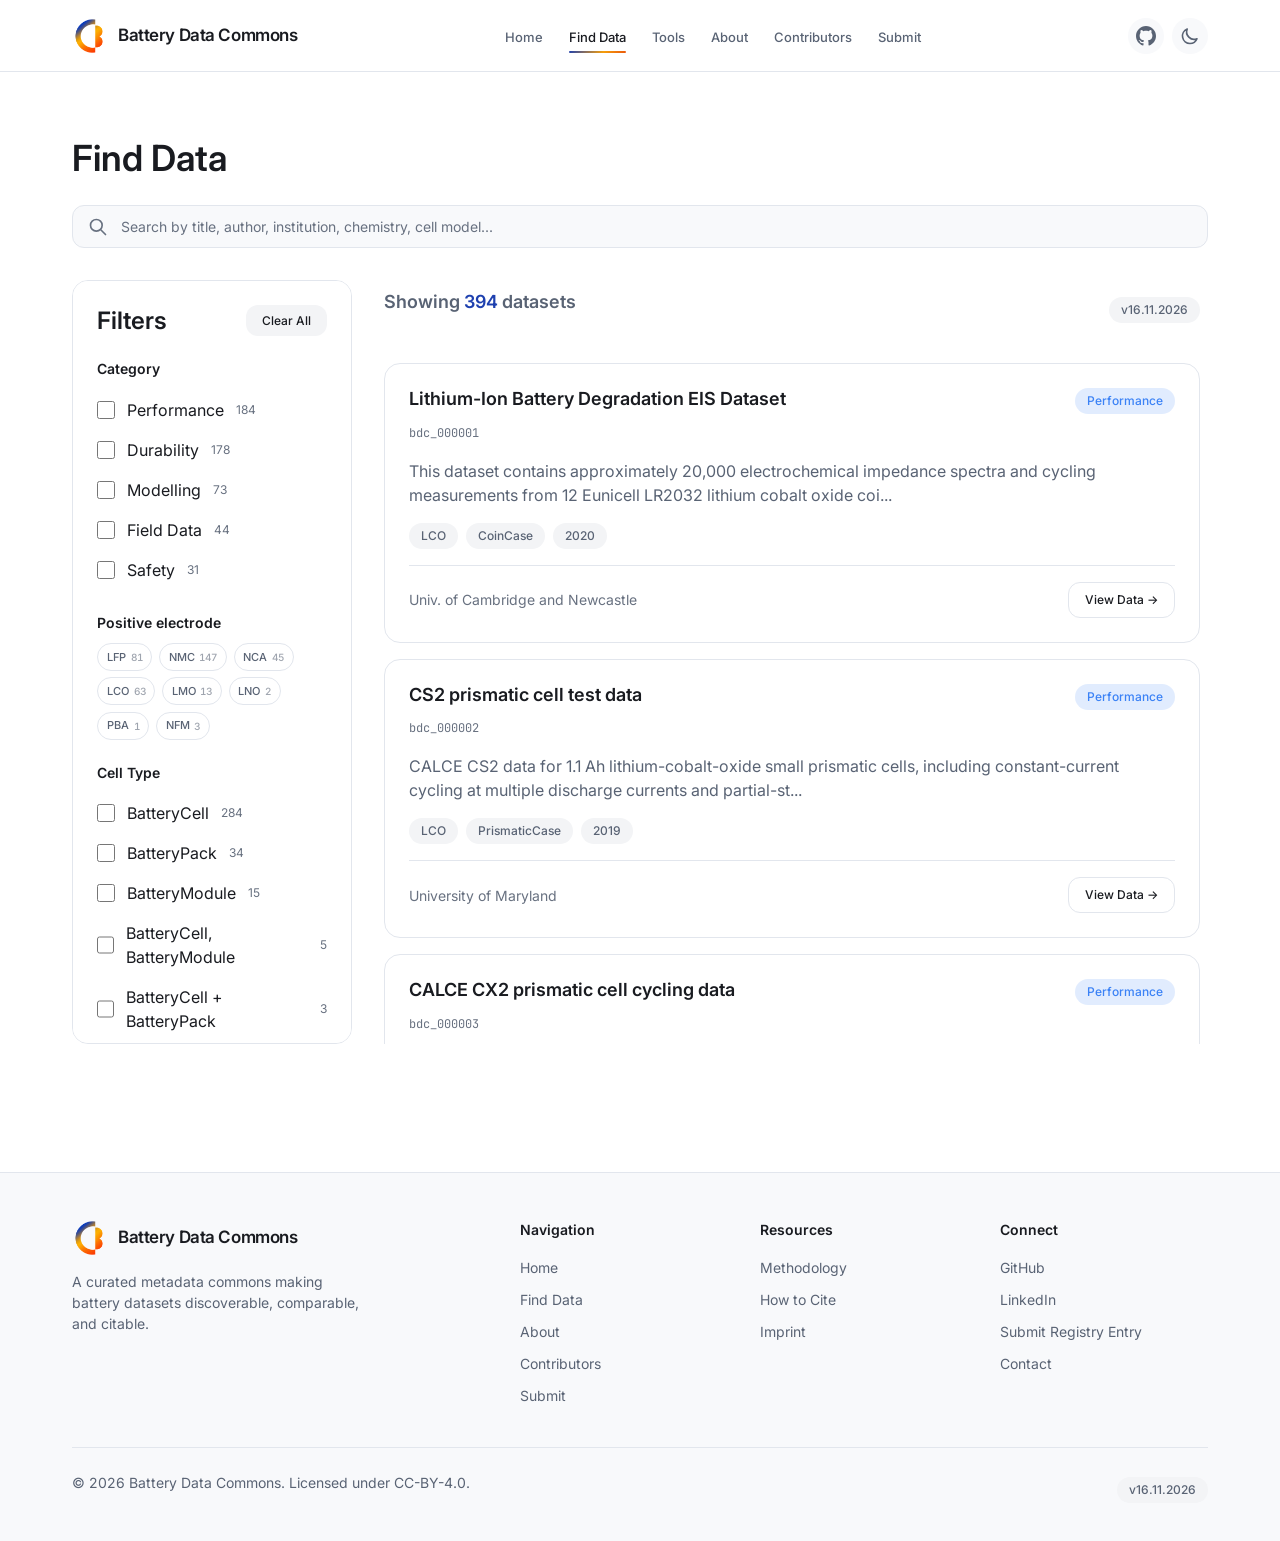
<file: BatteryDataCommons/find-data.html>
<!DOCTYPE html>
<html lang="en">

<head>
    <meta charset="UTF-8">
    <script>
        (function () {
            const savedTheme = localStorage.getItem('bdc-theme') || 'light';
            document.documentElement.setAttribute('data-theme', savedTheme);
        })();
    </script>
    <meta name="viewport" content="width=device-width, initial-scale=1.0">
    <title>Find Data — Battery Data Commons</title>
    <link rel="icon" href="css/favicon.ico">
    <meta name="description"
        content="Search and filter curated battery datasets by category, chemistry, data level, and access type.">
    <!-- Pages redeploy marker: 2026-03-26 -->

    <!-- Fonts -->
    <link rel="preconnect" href="https://fonts.googleapis.com">
    <link rel="preconnect" href="https://fonts.gstatic.com" crossorigin>
    <link
        href="https://fonts.googleapis.com/css2?family=Inter:wght@400;500;600;700&family=JetBrains+Mono:wght@400;500&display=swap"
        rel="stylesheet">

    <!-- Styles -->
    <link rel="stylesheet" href="css/variables.css">
    <link rel="stylesheet" href="css/base.css">
    <link rel="stylesheet" href="css/components.css">
    <link rel="stylesheet" href="css/pages.css">

  <link rel="stylesheet" href="css/catalogue.css?v=20260917a">
</head>

<body>
    <!-- Navigation -->
    <nav class="nav">
        <div class="nav-inner">
            <a href="index.html" class="nav-logo">
                <div class="nav-logo-icon">
                    <svg width="20" height="20" viewBox="0 0 24 24" fill="none" stroke="white" stroke-width="1.5">
                        <!-- Bottom dataset container -->
                        <ellipse cx="12" cy="19" rx="7" ry="2" />
                        <path d="M5 16 L5 19 M19 16 L19 19" />
                        <ellipse cx="12" cy="16" rx="7" ry="2" />
                        <!-- Middle dataset container -->
                        <path d="M5 11 L5 14 M19 11 L19 14" />
                        <ellipse cx="12" cy="11" rx="7" ry="2" />
                        <!-- Top dataset container -->
                        <path d="M5 6 L5 9 M19 6 L19 9" />
                        <ellipse cx="12" cy="6" rx="7" ry="2" />
                    </svg>
                </div>
                <span>Battery Data Commons</span>
            </a>

            <ul class="nav-links">
                <li><a href="index.html">Home</a></li>
                <li><a href="find-data.html" class="active">Find Data</a></li>
                <li><a href="tools.html">Tools</a></li>
                <li><a href="about.html">About</a></li>
                <li><a href="members.html">Contributors</a></li>
                <li><a href="contribute.html">Submit</a></li>
            </ul>

            <div class="nav-actions">
                <a href="https://github.com/BatteryCommons/BatteryCommons.github.io" target="_blank" rel="noopener"
                    class="icon-link" aria-label="GitHub Repository">
                    <svg xmlns="http://www.w3.org/2000/svg" width="20" height="20" viewBox="0 0 24 24"
                        fill="currentColor" stroke="none">
                        <path
                            d="M12 0c-6.626 0-12 5.373-12 12 0 5.302 3.438 9.8 8.207 11.387.599.111.793-.261.793-.577v-2.234c-3.338.726-4.033-1.416-4.033-1.416-.546-1.387-1.333-1.756-1.333-1.756-1.089-.745.083-.729.083-.729 1.205.084 1.839 1.237 1.839 1.237 1.07 1.834 2.807 1.304 3.492.997.107-.775.418-1.305.762-1.604-2.665-.305-5.467-1.334-5.467-5.931 0-1.311.469-2.381 1.236-3.221-.124-.303-.535-1.524.117-3.176 0 0 1.008-.322 3.301 1.23.957-.266 1.983-.399 3.003-.404 1.02.005 2.047.138 3.006.404 2.291-1.552 3.297-1.23 3.297-1.23.653 1.653.242 2.874.118 3.176.77.84 1.235 1.911 1.235 3.221 0 4.609-2.807 5.624-5.479 5.921.43.372.823 1.102.823 2.222v3.293c0 .319.192.694.801.576 4.765-1.589 8.199-6.086 8.199-11.386 0-6.627-5.373-12-12-12z" />
                    </svg>
                </a>
                <button class="theme-toggle" onclick="BDCUI.toggleTheme()" aria-label="Toggle theme">
                    <svg xmlns="http://www.w3.org/2000/svg" fill="none" viewBox="0 0 24 24" stroke="currentColor">
                        <path stroke-linecap="round" stroke-linejoin="round" stroke-width="2"
                            d="M20.354 15.354A9 9 0 018.646 3.646 9.003 9.003 0 0012 21a9.003 9.003 0 008.354-5.646z" />
                    </svg>
                </button>
                <button class="nav-toggle" onclick="BDCUI.toggleMobileNav()" aria-label="Toggle menu">
                    <svg width="24" height="24" viewBox="0 0 24 24" fill="none" stroke="currentColor" stroke-width="2">
                        <line x1="3" y1="6" x2="21" y2="6" />
                        <line x1="3" y1="12" x2="21" y2="12" />
                        <line x1="3" y1="18" x2="21" y2="18" />
                    </svg>
                </button>
            </div>
        </div>
    </nav>

    <main>
        <section class="section">
            <div class="container">
                <h1 class="mb-6">Find Data</h1>

                <!-- Search Box -->
                <div class="search-box mb-8">
                    <svg class="search-icon" xmlns="http://www.w3.org/2000/svg" fill="none" viewBox="0 0 24 24"
                        stroke="currentColor">
                        <path stroke-linecap="round" stroke-linejoin="round" stroke-width="2"
                            d="M21 21l-6-6m2-5a7 7 0 11-14 0 7 7 0 0114 0z" />
                    </svg>
                    <input type="text" class="input" placeholder="Search by title, author, institution, chemistry, cell model..."
                        aria-label="Search datasets" oninput="BDCUI.handleSearch(event)">
                </div>

                <div class="find-data-layout">
                    <!-- Sidebar Filters -->
                    <aside class="sidebar" id="filters-sidebar">
                        <div class="flex justify-between items-center mb-6">
                            <h3>Filters</h3>
                            <button class="btn btn-sm btn-secondary" onclick="BDCUI.handleClearFilters()">Clear
                                All</button>
                        </div>
                        <div id="filters-content">
                            <!-- Filters loaded dynamically -->
                        </div>
                    </aside>

                    <!-- Results -->
                    <div class="results-area">
                        <div class="results-header">
                            <p class="results-count" id="results-count">Loading...</p>
                            <div class="results-actions">
                                <span class="version-badge" data-release-version hidden></span>
                            </div>
                        </div>
                        <div class="results-grid" id="results">
                            <!-- Results loaded dynamically -->
                        </div>
                    </div>
                </div>
            </div>
        </section>
    </main>

    <!-- Footer -->
    <footer class="footer">
        <div class="container">
            <div class="footer-grid">
                <div class="footer-brand">
                    <a href="index.html" class="nav-logo">
                        <div class="nav-logo-icon">
                            <svg width="20" height="20" viewBox="0 0 24 24" fill="none" stroke="white"
                                stroke-width="1.5">
                                <!-- Bottom dataset container -->
                                <ellipse cx="12" cy="19" rx="7" ry="2" />
                                <path d="M5 16 L5 19 M19 16 L19 19" />
                                <ellipse cx="12" cy="16" rx="7" ry="2" />
                                <!-- Middle dataset container -->
                                <path d="M5 11 L5 14 M19 11 L19 14" />
                                <ellipse cx="12" cy="11" rx="7" ry="2" />
                                <!-- Top dataset container -->
                                <path d="M5 6 L5 9 M19 6 L19 9" />
                                <ellipse cx="12" cy="6" rx="7" ry="2" />
                            </svg>
                        </div>
                        <span>Battery Data Commons</span>
                    </a>
                    <p>A curated metadata commons making battery datasets discoverable, comparable, and citable.</p>
                </div>
                <div>
                    <h4 class="footer-title">Navigation</h4>
                    <ul class="footer-links">
                        <li><a href="index.html">Home</a></li>
                        <li><a href="find-data.html">Find Data</a></li>
                        <li><a href="about.html">About</a></li>
                        <li><a href="members.html">Contributors</a></li>
                        <li><a href="contribute.html">Submit</a></li>
                    </ul>
                </div>
                <div>
                    <h4 class="footer-title">Resources</h4>
                    <ul class="footer-links">
                        <li><a href="about.html#methodology">Methodology</a></li>
                        <li><a href="about.html#citation">How to Cite</a></li>
                        <li><a href="imprint.html">Imprint</a></li>
                    </ul>
                </div>
                <div>
                    <h4 class="footer-title">Connect</h4>
                    <ul class="footer-links">
                        <li><a href="https://github.com/BatteryCommons/BatteryCommons.github.io" target="_blank"
                                rel="noopener">GitHub</a>
                        </li>
                        <li><a href="https://www.linkedin.com/company/battery-data-commons/" target="_blank" rel="noopener">LinkedIn</a></li>
                        <li><a href="contribute.html">Submit Registry Entry</a></li>
                        <li><a href="mailto:G.dosReis@ed.ac.uk">Contact</a></li>
                    </ul>
                </div>
            </div>
            <div class="footer-bottom">
                <p>© 2026 Battery Data Commons. Licensed under CC-BY-4.0.</p>
                <span class="version-badge" data-release-version hidden></span>
            </div>
        </div>
    </footer>

    <!-- Scripts -->
    <script src="js/data.js?v=20261115"></script>
    <script src="js/ui.js?v=20261115"></script>
    <script>
        // Initialize find data page
        document.addEventListener('DOMContentLoaded', async function () {
            await BDC.loadCatalogue();
            const stats = BDC.getStats();

            // Filters and search come back from the URL, so the sidebar and the
            // search box render already reflecting the restored state.
            BDC.restoreContext(window.location.search);

            const searchInput = document.querySelector('.search-box input');
            if (searchInput) searchInput.value = BDC.searchQuery;

            document.getElementById('filters-content').innerHTML = BDCUI.renderFilters(stats);

            BDCUI.renderResults();
        });
    </script>
  <script src="js/release.js?v=20261030"></script>
</body>

</html>
</file>
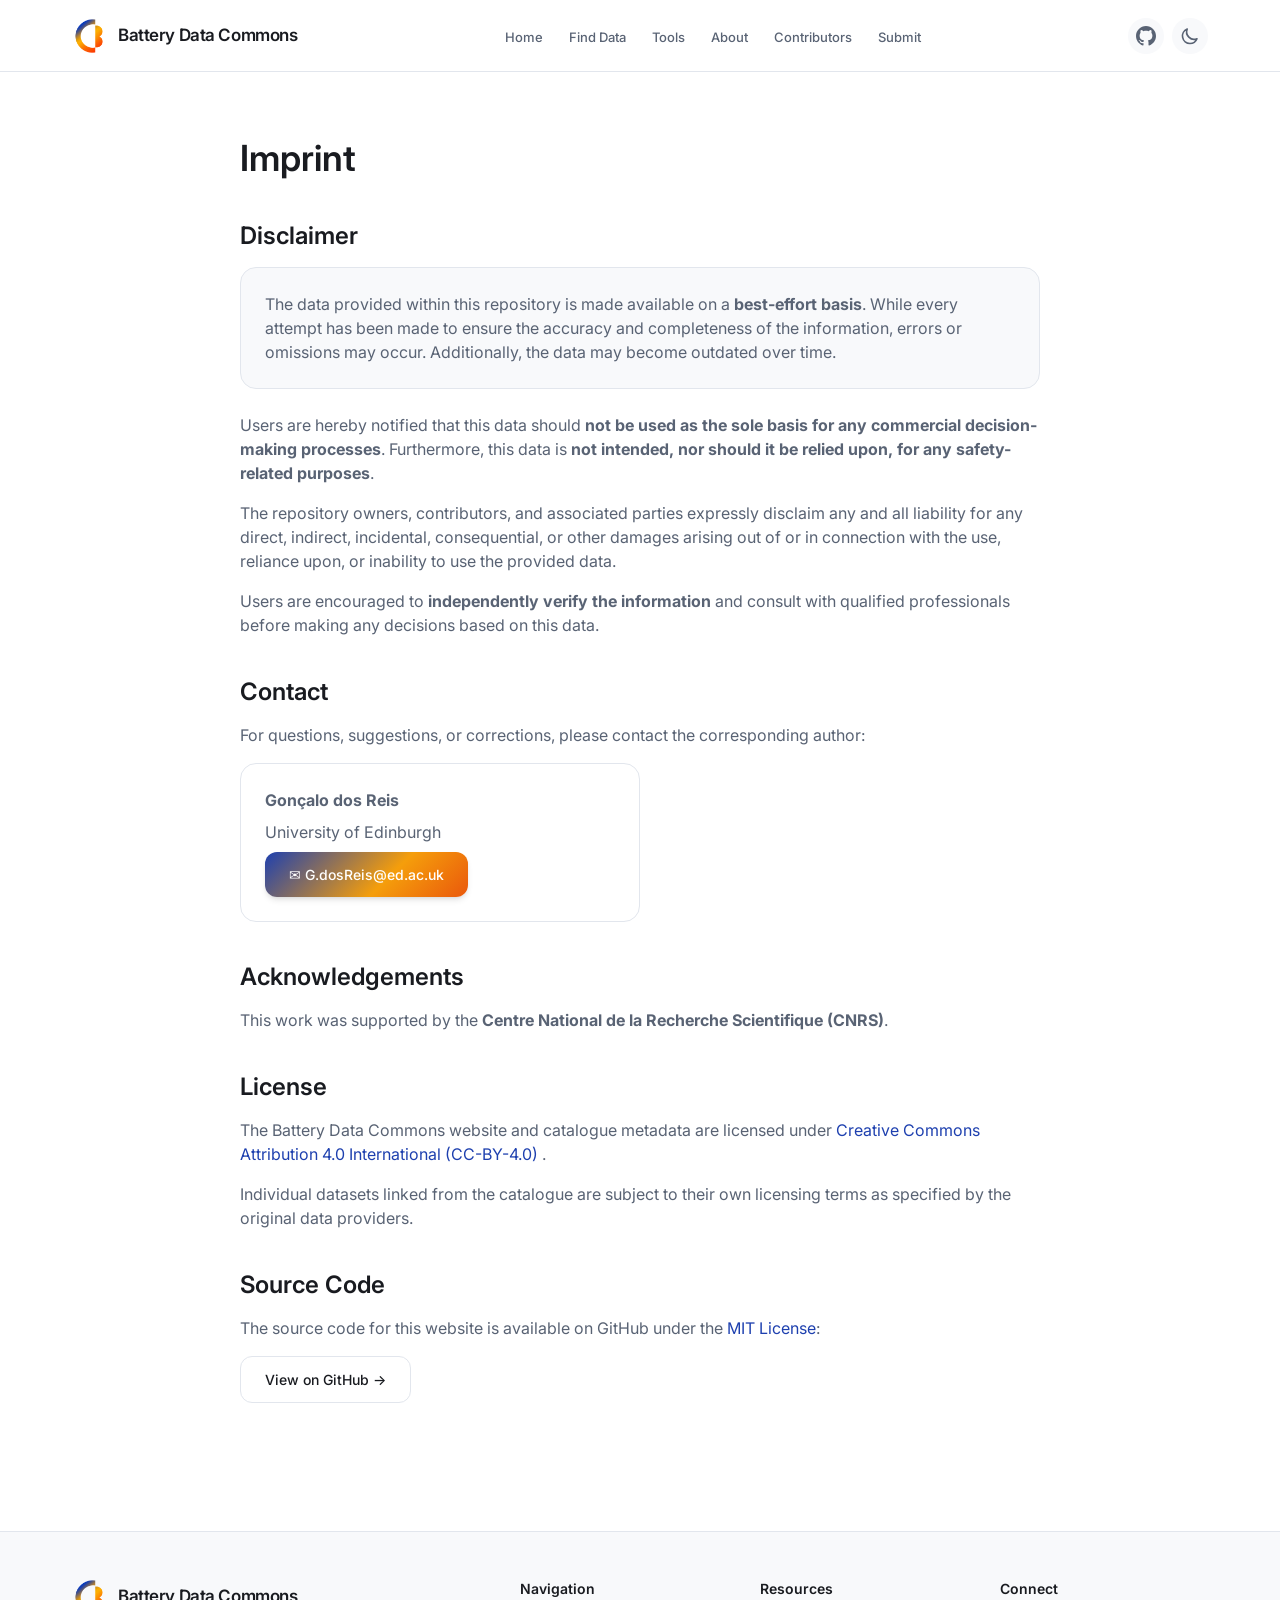
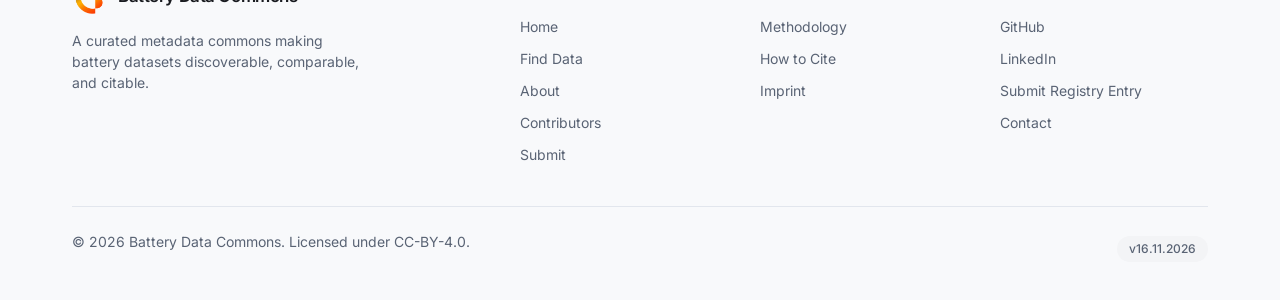
<file: BatteryDataCommons/imprint.html>
<!DOCTYPE html>
<html lang="en">

<head>
    <meta charset="UTF-8">
    <script>
        (function () {
            const savedTheme = localStorage.getItem('bdc-theme') || 'light';
            document.documentElement.setAttribute('data-theme', savedTheme);
        })();
    </script>
    <meta name="viewport" content="width=device-width, initial-scale=1.0">
    <title>Imprint — Battery Data Commons</title>
    <link rel="icon" href="css/favicon.ico">
    <meta name="description" content="Legal information, disclaimer, and contact details for Battery Data Commons.">

    <!-- Fonts -->
    <link rel="preconnect" href="https://fonts.googleapis.com">
    <link rel="preconnect" href="https://fonts.gstatic.com" crossorigin>
    <link
        href="https://fonts.googleapis.com/css2?family=Inter:wght@400;500;600;700&family=JetBrains+Mono:wght@400;500&display=swap"
        rel="stylesheet">

    <!-- Styles -->
    <link rel="stylesheet" href="css/variables.css">
    <link rel="stylesheet" href="css/base.css">
    <link rel="stylesheet" href="css/components.css">
    <link rel="stylesheet" href="css/pages.css">

  <link rel="stylesheet" href="css/catalogue.css?v=20260917a">
</head>

<body>
    <!-- Navigation -->
    <nav class="nav">
        <div class="nav-inner">
            <a href="index.html" class="nav-logo">
                <div class="nav-logo-icon">
                    <svg width="20" height="20" viewBox="0 0 24 24" fill="none" stroke="white" stroke-width="1.5">
                        <!-- Bottom dataset container -->
                        <ellipse cx="12" cy="19" rx="7" ry="2" />
                        <path d="M5 16 L5 19 M19 16 L19 19" />
                        <ellipse cx="12" cy="16" rx="7" ry="2" />
                        <!-- Middle dataset container -->
                        <path d="M5 11 L5 14 M19 11 L19 14" />
                        <ellipse cx="12" cy="11" rx="7" ry="2" />
                        <!-- Top dataset container -->
                        <path d="M5 6 L5 9 M19 6 L19 9" />
                        <ellipse cx="12" cy="6" rx="7" ry="2" />
                    </svg>
                </div>
                <span>Battery Data Commons</span>
            </a>

            <ul class="nav-links">
                <li><a href="index.html">Home</a></li>
                <li><a href="find-data.html">Find Data</a></li>
                <li><a href="tools.html">Tools</a></li>
                <li><a href="about.html">About</a></li>
                <li><a href="members.html">Contributors</a></li>
                <li><a href="contribute.html">Submit</a></li>
            </ul>

            <div class="nav-actions">
                <a href="https://github.com/BatteryCommons/BatteryCommons.github.io" target="_blank" rel="noopener"
                    class="icon-link" aria-label="GitHub Repository">
                    <svg xmlns="http://www.w3.org/2000/svg" width="20" height="20" viewBox="0 0 24 24"
                        fill="currentColor" stroke="none">
                        <path
                            d="M12 0c-6.626 0-12 5.373-12 12 0 5.302 3.438 9.8 8.207 11.387.599.111.793-.261.793-.577v-2.234c-3.338.726-4.033-1.416-4.033-1.416-.546-1.387-1.333-1.756-1.333-1.756-1.089-.745.083-.729.083-.729 1.205.084 1.839 1.237 1.839 1.237 1.07 1.834 2.807 1.304 3.492.997.107-.775.418-1.305.762-1.604-2.665-.305-5.467-1.334-5.467-5.931 0-1.311.469-2.381 1.236-3.221-.124-.303-.535-1.524.117-3.176 0 0 1.008-.322 3.301 1.23.957-.266 1.983-.399 3.003-.404 1.02.005 2.047.138 3.006.404 2.291-1.552 3.297-1.23 3.297-1.23.653 1.653.242 2.874.118 3.176.77.84 1.235 1.911 1.235 3.221 0 4.609-2.807 5.624-5.479 5.921.43.372.823 1.102.823 2.222v3.293c0 .319.192.694.801.576 4.765-1.589 8.199-6.086 8.199-11.386 0-6.627-5.373-12-12-12z" />
                    </svg>
                </a>
                <button class="theme-toggle" onclick="BDCUI.toggleTheme()" aria-label="Toggle theme">
                    <svg xmlns="http://www.w3.org/2000/svg" fill="none" viewBox="0 0 24 24" stroke="currentColor">
                        <path stroke-linecap="round" stroke-linejoin="round" stroke-width="2"
                            d="M20.354 15.354A9 9 0 018.646 3.646 9.003 9.003 0 0012 21a9.003 9.003 0 008.354-5.646z" />
                    </svg>
                </button>
                <button class="nav-toggle" onclick="BDCUI.toggleMobileNav()" aria-label="Toggle menu">
                    <svg width="24" height="24" viewBox="0 0 24 24" fill="none" stroke="currentColor" stroke-width="2">
                        <line x1="3" y1="6" x2="21" y2="6" />
                        <line x1="3" y1="12" x2="21" y2="12" />
                        <line x1="3" y1="18" x2="21" y2="18" />
                    </svg>
                </button>
            </div>
        </div>
    </nav>

    <main>
        <section class="section">
            <div class="container">
                <div class="about-content">
                    <h1>Imprint</h1>

                    <h2>Disclaimer</h2>
                    <div class="card" style="background: var(--color-bg-secondary);">
                        <p style="margin-bottom: 0;">
                            The data provided within this repository is made available on a <strong>best-effort
                                basis</strong>. While every attempt has been made to ensure the accuracy and
                            completeness of the information, errors or omissions may occur. Additionally, the data may
                            become outdated over time.
                        </p>
                    </div>

                    <p class="mt-6">
                        Users are hereby notified that this data should <strong>not be used as the sole basis for any
                            commercial decision-making processes</strong>. Furthermore, this data is <strong>not
                            intended, nor should it be relied upon, for any safety-related purposes</strong>.
                    </p>

                    <p>
                        The repository owners, contributors, and associated parties expressly disclaim any and all
                        liability for any direct, indirect, incidental, consequential, or other damages arising out of
                        or in connection with the use, reliance upon, or inability to use the provided data.
                    </p>

                    <p>
                        Users are encouraged to <strong>independently verify the information</strong> and consult with
                        qualified professionals before making any decisions based on this data.
                    </p>

                    <h2>Contact</h2>
                    <p>
                        For questions, suggestions, or corrections, please contact the corresponding author:
                    </p>
                    <div class="card" style="max-width: 400px;">
                        <p style="margin-bottom: var(--space-2);"><strong>Gonçalo dos Reis</strong></p>
                        <p style="margin-bottom: var(--space-2);">University of Edinburgh</p>
                        <a href="mailto:G.dosReis@ed.ac.uk" class="btn btn-primary">
                            ✉ G.dosReis@ed.ac.uk
                        </a>
                    </div>

                    <h2>Acknowledgements</h2>
                    <p>
                        This work was supported by the <strong>Centre National de la Recherche Scientifique
                            (CNRS)</strong>.
                    </p>

                    <h2>License</h2>
                    <p>
                        The Battery Data Commons website and catalogue metadata are licensed under
                        <a href="https://creativecommons.org/licenses/by/4.0/" target="_blank" rel="noopener">
                            Creative Commons Attribution 4.0 International (CC-BY-4.0)
                        </a>.
                    </p>
                    <p>
                        Individual datasets linked from the catalogue are subject to their own licensing terms as
                        specified by the original data providers.
                    </p>

                    <h2>Source Code</h2>
                    <p>
                        The source code for this website is available on GitHub under the
                        <a href="https://opensource.org/license/mit" target="_blank" rel="noopener">MIT License</a>:
                    </p>
                    <a href="https://github.com/BatteryCommons/BatteryCommons.github.io" class="btn btn-outline"
                        target="_blank" rel="noopener">
                        View on GitHub →
                    </a>
                </div>
            </div>
        </section>
    </main>

    <!-- Footer -->
    <footer class="footer">
        <div class="container">
            <div class="footer-grid">
                <div class="footer-brand">
                    <a href="index.html" class="nav-logo">
                        <div class="nav-logo-icon">
                            <svg width="20" height="20" viewBox="0 0 24 24" fill="none" stroke="white"
                                stroke-width="1.5">
                                <!-- Bottom dataset container -->
                                <ellipse cx="12" cy="19" rx="7" ry="2" />
                                <path d="M5 16 L5 19 M19 16 L19 19" />
                                <ellipse cx="12" cy="16" rx="7" ry="2" />
                                <!-- Middle dataset container -->
                                <path d="M5 11 L5 14 M19 11 L19 14" />
                                <ellipse cx="12" cy="11" rx="7" ry="2" />
                                <!-- Top dataset container -->
                                <path d="M5 6 L5 9 M19 6 L19 9" />
                                <ellipse cx="12" cy="6" rx="7" ry="2" />
                            </svg>
                        </div>
                        <span>Battery Data Commons</span>
                    </a>
                    <p>A curated metadata commons making battery datasets discoverable, comparable, and citable.</p>
                </div>
                <div>
                    <h4 class="footer-title">Navigation</h4>
                    <ul class="footer-links">
                        <li><a href="index.html">Home</a></li>
                        <li><a href="find-data.html">Find Data</a></li>
                        <li><a href="about.html">About</a></li>
                        <li><a href="members.html">Contributors</a></li>
                        <li><a href="contribute.html">Submit</a></li>
                    </ul>
                </div>
                <div>
                    <h4 class="footer-title">Resources</h4>
                    <ul class="footer-links">
                        <li><a href="about.html#methodology">Methodology</a></li>
                        <li><a href="about.html#citation">How to Cite</a></li>
                        <li><a href="imprint.html">Imprint</a></li>
                    </ul>
                </div>
                <div>
                    <h4 class="footer-title">Connect</h4>
                    <ul class="footer-links">
                        <li><a href="https://github.com/BatteryCommons/BatteryCommons.github.io" target="_blank"
                                rel="noopener">GitHub</a>
                        </li>
                        <li><a href="https://www.linkedin.com/company/battery-data-commons/" target="_blank" rel="noopener">LinkedIn</a></li>
                        <li><a href="contribute.html">Submit Registry Entry</a></li>
                        <li><a href="mailto:G.dosReis@ed.ac.uk">Contact</a></li>
                    </ul>
                </div>
            </div>
            <div class="footer-bottom">
                <p>© 2026 Battery Data Commons. Licensed under CC-BY-4.0.</p>
                <span class="version-badge" data-release-version hidden></span>
            </div>
        </div>
    </footer>

    <!-- Scripts -->
    <script src="js/data.js?v=20261115"></script>
    <script src="js/ui.js?v=20261115"></script>
  <script src="js/release.js?v=20261030"></script>
</body>

</html>
</file>
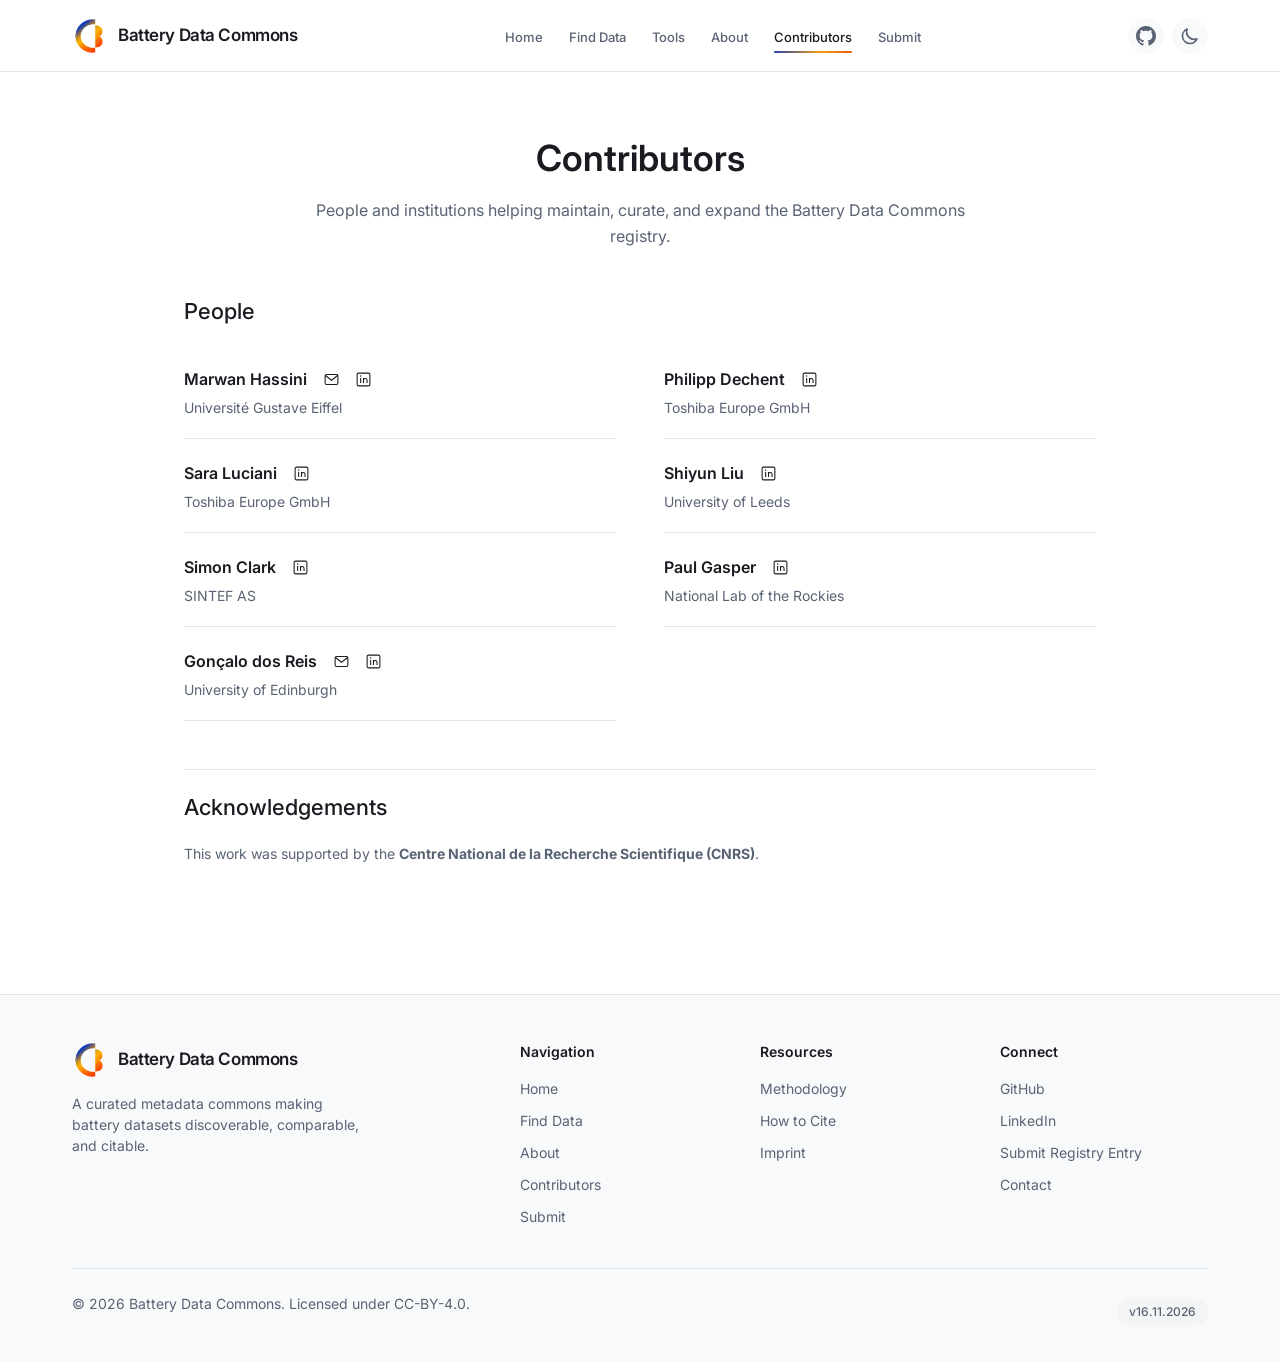
<file: BatteryDataCommons/members.html>
<!DOCTYPE html>
<html lang="en">

<head>
    <meta charset="UTF-8">
    <script>
        (function () {
            const savedTheme = localStorage.getItem('bdc-theme') || 'light';
            document.documentElement.setAttribute('data-theme', savedTheme);
        })();
    </script>
    <meta name="viewport" content="width=device-width, initial-scale=1.0">
    <title>Contributors — Battery Data Commons</title>
    <link rel="icon" href="css/favicon.ico">
    <meta name="description"
        content="Meet the people and institutions contributing to Battery Data Commons.">

    <!-- Fonts -->
    <link rel="preconnect" href="https://fonts.googleapis.com">
    <link rel="preconnect" href="https://fonts.gstatic.com" crossorigin>
    <link
        href="https://fonts.googleapis.com/css2?family=Inter:wght@400;500;600;700&family=JetBrains+Mono:wght@400;500&display=swap"
        rel="stylesheet">

    <!-- Styles -->
    <link rel="stylesheet" href="css/variables.css">
    <link rel="stylesheet" href="css/base.css">
    <link rel="stylesheet" href="css/components.css">
    <link rel="stylesheet" href="css/pages.css">

    <style>
        .contributors-content { max-width: 960px; }
        .contributors-intro { text-align: center; margin-bottom: 48px; }
        .contributors-intro h1 { margin-bottom: 16px; }
        .contributors-intro p { max-width: 680px; margin: 0 auto; font-size: 16px; line-height: 1.65; }
        .contributors-section + .contributors-section { margin-top: 48px; }
        .contributors-section h2 { margin-bottom: 20px; font-size: 22px; font-weight: 500; }
        .people-list { display: grid; grid-template-columns: repeat(2, minmax(0, 1fr)); column-gap: 48px; list-style: none; padding: 0; margin: 0; }
        .member-entry { padding: 20px 0; margin: 0; border-bottom: 1px solid var(--color-border); }
        .member-heading { display: flex; align-items: center; gap: 10px; }
        .member-name { margin: 0; font-size: 16px; font-weight: 600; line-height: 1.5; }
        .member-institution { margin: 4px 0 0; font-size: 14px; line-height: 1.5; color: var(--color-text-secondary); }
        .member-links { display: flex; align-items: center; gap: 4px; flex-shrink: 0; }
        .member-contact { display: inline-flex; align-items: center; justify-content: center; width: 28px; height: 28px; color: var(--color-text-primary); background: none; }
        .member-contact:hover { color: var(--color-text-secondary); }
        .member-contact svg { width: 17px; height: 17px; }
        .contributors-acknowledgements { padding-top: 24px; border-top: 1px solid var(--color-border); }
        .contributors-acknowledgements p { margin: 0; font-size: 14px; line-height: 1.7; }
        @media (max-width: 640px) {
            .contributors-intro { margin-bottom: 36px; }
            .contributors-intro h1 { font-size: 30px; }
            .people-list { grid-template-columns: 1fr; }
            .member-entry { padding-block: 18px; }
            .contributors-section + .contributors-section { margin-top: 36px; }
        }
    </style>

  <link rel="stylesheet" href="css/catalogue.css?v=20260917a">
</head>

<body class="contributors-page">
    <!-- Navigation -->
    <nav class="nav">
        <div class="nav-inner">
            <a href="index.html" class="nav-logo">
                <div class="nav-logo-icon">
                    <svg width="20" height="20" viewBox="0 0 24 24" fill="none" stroke="white" stroke-width="1.5">
                        <!-- Bottom dataset container -->
                        <ellipse cx="12" cy="19" rx="7" ry="2" />
                        <path d="M5 16 L5 19 M19 16 L19 19" />
                        <ellipse cx="12" cy="16" rx="7" ry="2" />
                        <!-- Middle dataset container -->
                        <path d="M5 11 L5 14 M19 11 L19 14" />
                        <ellipse cx="12" cy="11" rx="7" ry="2" />
                        <!-- Top dataset container -->
                        <path d="M5 6 L5 9 M19 6 L19 9" />
                        <ellipse cx="12" cy="6" rx="7" ry="2" />
                    </svg>
                </div>
                <span>Battery Data Commons</span>
            </a>

            <ul class="nav-links">
                <li><a href="index.html">Home</a></li>
                <li><a href="find-data.html">Find Data</a></li>
                <li><a href="tools.html">Tools</a></li>
                <li><a href="about.html">About</a></li>
                <li><a href="members.html" class="active">Contributors</a></li>
                <li><a href="contribute.html">Submit</a></li>
            </ul>

            <div class="nav-actions">
                <a href="https://github.com/BatteryCommons/BatteryCommons.github.io" target="_blank" rel="noopener"
                    class="icon-link" aria-label="GitHub Repository">
                    <svg xmlns="http://www.w3.org/2000/svg" width="20" height="20" viewBox="0 0 24 24"
                        fill="currentColor" stroke="none">
                        <path
                            d="M12 0c-6.626 0-12 5.373-12 12 0 5.302 3.438 9.8 8.207 11.387.599.111.793-.261.793-.577v-2.234c-3.338.726-4.033-1.416-4.033-1.416-.546-1.387-1.333-1.756-1.333-1.756-1.089-.745.083-.729.083-.729 1.205.084 1.839 1.237 1.839 1.237 1.07 1.834 2.807 1.304 3.492.997.107-.775.418-1.305.762-1.604-2.665-.305-5.467-1.334-5.467-5.931 0-1.311.469-2.381 1.236-3.221-.124-.303-.535-1.524.117-3.176 0 0 1.008-.322 3.301 1.23.957-.266 1.983-.399 3.003-.404 1.02.005 2.047.138 3.006.404 2.291-1.552 3.297-1.23 3.297-1.23.653 1.653.242 2.874.118 3.176.77.84 1.235 1.911 1.235 3.221 0 4.609-2.807 5.624-5.479 5.921.43.372.823 1.102.823 2.222v3.293c0 .319.192.694.801.576 4.765-1.589 8.199-6.086 8.199-11.386 0-6.627-5.373-12-12-12z" />
                    </svg>
                </a>
                <button class="theme-toggle" onclick="BDCUI.toggleTheme()" aria-label="Toggle theme">
                    <svg xmlns="http://www.w3.org/2000/svg" fill="none" viewBox="0 0 24 24" stroke="currentColor">
                        <path stroke-linecap="round" stroke-linejoin="round" stroke-width="2"
                            d="M20.354 15.354A9 9 0 018.646 3.646 9.003 9.003 0 0012 21a9.003 9.003 0 008.354-5.646z" />
                    </svg>
                </button>
                <button class="nav-toggle" onclick="BDCUI.toggleMobileNav()" aria-label="Toggle menu">
                    <svg width="24" height="24" viewBox="0 0 24 24" fill="none" stroke="currentColor" stroke-width="2">
                        <line x1="3" y1="6" x2="21" y2="6" />
                        <line x1="3" y1="12" x2="21" y2="12" />
                        <line x1="3" y1="18" x2="21" y2="18" />
                    </svg>
                </button>
            </div>
        </div>
    </nav>

    <main>
        <section class="section">
            <div class="container contributors-content">
                <header class="contributors-intro">
                    <h1>Contributors</h1>
                    <p>People and institutions helping maintain, curate, and expand the Battery Data Commons registry.</p>
                </header>

                <section class="contributors-section" aria-labelledby="people-heading">
                    <h2 id="people-heading">People</h2>
                    <ul class="people-list" id="people-grid">
                        <!-- Loaded dynamically -->
                    </ul>
                </section>

                <section class="contributors-section contributors-acknowledgements" aria-labelledby="acknowledgements-heading">
                    <h2 id="acknowledgements-heading">Acknowledgements</h2>
                    <p id="acknowledgements">
                        <!-- Loaded dynamically -->
                    </p>
                </section>
            </div>
        </section>
    </main>

    <!-- Footer -->
    <footer class="footer">
        <div class="container">
            <div class="footer-grid">
                <div class="footer-brand">
                    <a href="index.html" class="nav-logo">
                        <div class="nav-logo-icon">
                            <svg width="20" height="20" viewBox="0 0 24 24" fill="none" stroke="white"
                                stroke-width="1.5">
                                <!-- Bottom dataset container -->
                                <ellipse cx="12" cy="19" rx="7" ry="2" />
                                <path d="M5 16 L5 19 M19 16 L19 19" />
                                <ellipse cx="12" cy="16" rx="7" ry="2" />
                                <!-- Middle dataset container -->
                                <path d="M5 11 L5 14 M19 11 L19 14" />
                                <ellipse cx="12" cy="11" rx="7" ry="2" />
                                <!-- Top dataset container -->
                                <path d="M5 6 L5 9 M19 6 L19 9" />
                                <ellipse cx="12" cy="6" rx="7" ry="2" />
                            </svg>
                        </div>
                        <span>Battery Data Commons</span>
                    </a>
                    <p>A curated metadata commons making battery datasets discoverable, comparable, and citable.</p>
                </div>
                <div>
                    <h4 class="footer-title">Navigation</h4>
                    <ul class="footer-links">
                        <li><a href="index.html">Home</a></li>
                        <li><a href="find-data.html">Find Data</a></li>
                        <li><a href="about.html">About</a></li>
                        <li><a href="members.html">Contributors</a></li>
                        <li><a href="contribute.html">Submit</a></li>
                    </ul>
                </div>
                <div>
                    <h4 class="footer-title">Resources</h4>
                    <ul class="footer-links">
                        <li><a href="about.html#methodology">Methodology</a></li>
                        <li><a href="about.html#citation">How to Cite</a></li>
                        <li><a href="imprint.html">Imprint</a></li>
                    </ul>
                </div>
                <div>
                    <h4 class="footer-title">Connect</h4>
                    <ul class="footer-links">
                        <li><a href="https://github.com/BatteryCommons/BatteryCommons.github.io" target="_blank"
                                rel="noopener">GitHub</a>
                        </li>
                        <li><a href="https://www.linkedin.com/company/battery-data-commons/" target="_blank" rel="noopener">LinkedIn</a></li>
                        <li><a href="contribute.html">Submit Registry Entry</a></li>
                        <li><a href="mailto:G.dosReis@ed.ac.uk">Contact</a></li>
                    </ul>
                </div>
            </div>
            <div class="footer-bottom">
                <p>© 2026 Battery Data Commons. Licensed under CC-BY-4.0.</p>
                <span class="version-badge" data-release-version hidden></span>
            </div>
        </div>
    </footer>

    <!-- Scripts -->
    <script src="js/data.js?v=20261115"></script>
    <script src="js/ui.js?v=20261115"></script>
    <script>
        // Load contributors data
        document.addEventListener('DOMContentLoaded', async function () {
            try {
                const response = await fetch('./data/members.json', { cache: 'no-cache' });
                const data = await response.json();
                const people = data.people || data.team || [];

                // Render people in the source order.
                const { escapeHtml, safeUrl } = BDCUI;
                const peopleGrid = document.getElementById('people-grid');
                peopleGrid.innerHTML = people.map(person => `
                    <li class="member-entry">
                        <div class="member-heading">
                            <h3 class="member-name">${escapeHtml(person.name)}</h3>
                            <div class="member-links">
                                ${person.email ? `<a href="mailto:${escapeHtml(person.email)}" class="member-contact" aria-label="Email ${escapeHtml(person.name)}" title="Email ${escapeHtml(person.name)}"><svg viewBox="0 0 24 24" fill="none" stroke="currentColor" stroke-width="1.5" aria-hidden="true"><rect x="3" y="5" width="18" height="14" rx="2"/><path d="m3 6 9 7 9-7"/></svg></a>` : ''}
                                ${person.linkedin ? `<a href="${safeUrl(person.linkedin)}" class="member-contact" target="_blank" rel="noopener noreferrer" aria-label="${escapeHtml(person.name)} on LinkedIn" title="${escapeHtml(person.name)} on LinkedIn"><svg viewBox="0 0 24 24" fill="none" stroke="currentColor" stroke-width="1.5" aria-hidden="true"><rect x="3" y="3" width="18" height="18" rx="2"/><path d="M8 10v7m4 0v-7m0 3a2.5 2.5 0 0 1 5 0v4"/><circle cx="8" cy="7" r="1" fill="currentColor" stroke="none"/></svg></a>` : ''}
                            </div>
                        </div>
                        <p class="member-institution">${escapeHtml(person.institution)}</p>
                    </li>
                `).join('');

                // Render acknowledgements
                const ack = document.getElementById('acknowledgements');
                ack.innerHTML = data.acknowledgements.map(a =>
                    `This work was supported by the <strong>${escapeHtml(a.organization)}</strong>.`
                ).join('<br>');

            } catch (error) {
                console.error('Failed to load contributors:', error);
            }
        });
    </script>
  <script src="js/release.js?v=20261030"></script>
</body>

</html>
</file>
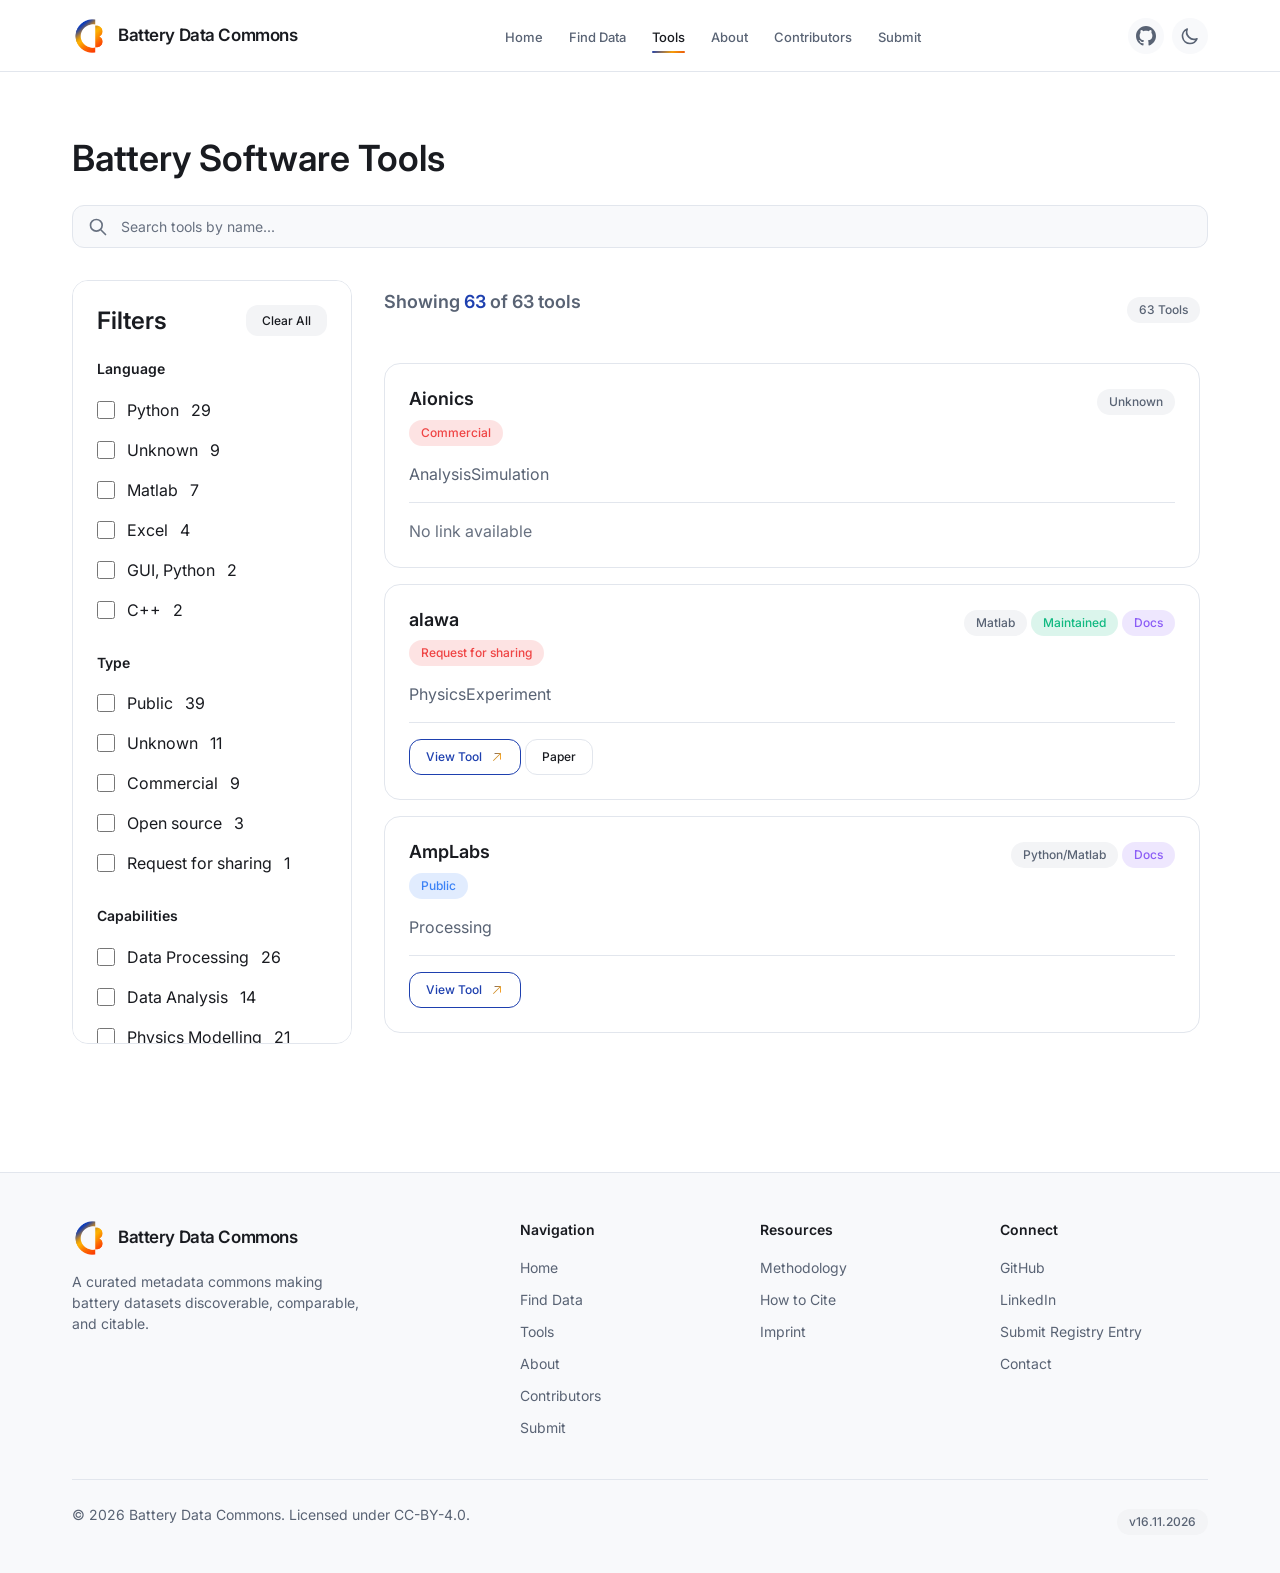
<file: BatteryDataCommons/tools.html>
<!DOCTYPE html>
<html lang="en">

<head>
    <meta charset="UTF-8">
    <script>
        (function () {
            const savedTheme = localStorage.getItem('bdc-theme') || 'light';
            document.documentElement.setAttribute('data-theme', savedTheme);
        })();
    </script>
    <meta name="viewport" content="width=device-width, initial-scale=1.0">
    <title>Battery Software Tools — Battery Data Commons</title>
    <link rel="icon" href="css/favicon.ico">
    <meta name="description"
        content="Discover software tools for battery data processing, analysis, modelling, and simulation.">

    <!-- Fonts -->
    <link rel="preconnect" href="https://fonts.googleapis.com">
    <link rel="preconnect" href="https://fonts.gstatic.com" crossorigin>
    <link
        href="https://fonts.googleapis.com/css2?family=Inter:wght@400;500;600;700&family=JetBrains+Mono:wght@400;500&display=swap"
        rel="stylesheet">

    <!-- Styles -->
    <link rel="stylesheet" href="css/variables.css">
    <link rel="stylesheet" href="css/base.css">
    <link rel="stylesheet" href="css/components.css">
    <link rel="stylesheet" href="css/pages.css">

  <link rel="stylesheet" href="css/catalogue.css?v=20260917a">
</head>

<body>
    <!-- Navigation -->
    <nav class="nav">
        <div class="nav-inner">
            <a href="index.html" class="nav-logo">
                <div class="nav-logo-icon">
                    <svg width="20" height="20" viewBox="0 0 24 24" fill="none" stroke="white" stroke-width="1.5">
                        <!-- Bottom dataset container -->
                        <ellipse cx="12" cy="19" rx="7" ry="2" />
                        <path d="M5 16 L5 19 M19 16 L19 19" />
                        <ellipse cx="12" cy="16" rx="7" ry="2" />
                        <!-- Middle dataset container -->
                        <path d="M5 11 L5 14 M19 11 L19 14" />
                        <ellipse cx="12" cy="11" rx="7" ry="2" />
                        <!-- Top dataset container -->
                        <path d="M5 6 L5 9 M19 6 L19 9" />
                        <ellipse cx="12" cy="6" rx="7" ry="2" />
                    </svg>
                </div>
                <span>Battery Data Commons</span>
            </a>

            <ul class="nav-links">
                <li><a href="index.html">Home</a></li>
                <li><a href="find-data.html">Find Data</a></li>
                <li><a href="tools.html" class="active">Tools</a></li>
                <li><a href="about.html">About</a></li>
                <li><a href="members.html">Contributors</a></li>
                <li><a href="contribute.html">Submit</a></li>
            </ul>

            <div class="nav-actions">
                <a href="https://github.com/BatteryCommons/BatteryCommons.github.io" target="_blank" rel="noopener"
                    class="icon-link" aria-label="GitHub Repository">
                    <svg xmlns="http://www.w3.org/2000/svg" width="20" height="20" viewBox="0 0 24 24"
                        fill="currentColor" stroke="none">
                        <path
                            d="M12 0c-6.626 0-12 5.373-12 12 0 5.302 3.438 9.8 8.207 11.387.599.111.793-.261.793-.577v-2.234c-3.338.726-4.033-1.416-4.033-1.416-.546-1.387-1.333-1.756-1.333-1.756-1.089-.745.083-.729.083-.729 1.205.084 1.839 1.237 1.839 1.237 1.07 1.834 2.807 1.304 3.492.997.107-.775.418-1.305.762-1.604-2.665-.305-5.467-1.334-5.467-5.931 0-1.311.469-2.381 1.236-3.221-.124-.303-.535-1.524.117-3.176 0 0 1.008-.322 3.301 1.23.957-.266 1.983-.399 3.003-.404 1.02.005 2.047.138 3.006.404 2.291-1.552 3.297-1.23 3.297-1.23.653 1.653.242 2.874.118 3.176.77.84 1.235 1.911 1.235 3.221 0 4.609-2.807 5.624-5.479 5.921.43.372.823 1.102.823 2.222v3.293c0 .319.192.694.801.576 4.765-1.589 8.199-6.086 8.199-11.386 0-6.627-5.373-12-12-12z" />
                    </svg>
                </a>
                <button class="theme-toggle" onclick="BDCUI.toggleTheme()" aria-label="Toggle theme">
                    <svg xmlns="http://www.w3.org/2000/svg" fill="none" viewBox="0 0 24 24" stroke="currentColor">
                        <path stroke-linecap="round" stroke-linejoin="round" stroke-width="2"
                            d="M20.354 15.354A9 9 0 018.646 3.646 9.003 9.003 0 0012 21a9.003 9.003 0 008.354-5.646z" />
                    </svg>
                </button>
                <button class="nav-toggle" onclick="BDCUI.toggleMobileNav()" aria-label="Toggle menu">
                    <svg width="24" height="24" viewBox="0 0 24 24" fill="none" stroke="currentColor" stroke-width="2">
                        <line x1="3" y1="6" x2="21" y2="6" />
                        <line x1="3" y1="12" x2="21" y2="12" />
                        <line x1="3" y1="18" x2="21" y2="18" />
                    </svg>
                </button>
            </div>
        </div>
    </nav>

    <main>
        <section class="section">
            <div class="container">
                <h1 class="mb-6">Battery Software Tools</h1>

                <!-- Search Box -->
                <div class="search-box mb-8">
                    <svg class="search-icon" xmlns="http://www.w3.org/2000/svg" fill="none" viewBox="0 0 24 24"
                        stroke="currentColor">
                        <path stroke-linecap="round" stroke-linejoin="round" stroke-width="2"
                            d="M21 21l-6-6m2-5a7 7 0 11-14 0 7 7 0 0114 0z" />
                    </svg>
                    <input type="text" class="input" id="tools-search" placeholder="Search tools by name..."
                        oninput="filterTools()">
                </div>

                <div class="find-data-layout">
                    <!-- Sidebar Filters -->
                    <aside class="sidebar">
                        <div class="flex justify-between items-center mb-6">
                            <h3>Filters</h3>
                            <button class="btn btn-sm btn-secondary" onclick="clearFilters()">Clear All</button>
                        </div>

                        <!-- Language Filter -->
                        <div class="filter-group">
                            <h4 class="filter-title">Language</h4>
                            <div class="filter-options" id="language-filters">
                                <!-- Populated dynamically -->
                            </div>
                        </div>

                        <!-- Type Filter -->
                        <div class="filter-group">
                            <h4 class="filter-title">Type</h4>
                            <div class="filter-options" id="type-filters">
                                <!-- Populated dynamically -->
                            </div>
                        </div>

                        <!-- Capability Filter -->
                        <div class="filter-group">
                            <h4 class="filter-title">Capabilities</h4>
                            <div class="filter-options" id="capability-filters">
                                <!-- Populated dynamically -->
                            </div>
                        </div>
                    </aside>

                    <!-- Results -->
                    <div class="results-area">
                        <div class="results-header">
                            <p class="results-count" id="tools-count">Loading...</p>
                            <span class="version-badge" id="tools-total-badge">Loading...</span>
                        </div>
                        <div class="results-grid" id="tools-grid">
                            <!-- Tools loaded dynamically -->
                        </div>
                    </div>
                </div>
            </div>
        </section>
    </main>

    <!-- Footer -->
    <footer class="footer">
        <div class="container">
            <div class="footer-grid">
                <div class="footer-brand">
                    <a href="index.html" class="nav-logo">
                        <div class="nav-logo-icon">
                            <svg width="20" height="20" viewBox="0 0 24 24" fill="none" stroke="white"
                                stroke-width="1.5">
                                <!-- Bottom dataset container -->
                                <ellipse cx="12" cy="19" rx="7" ry="2" />
                                <path d="M5 16 L5 19 M19 16 L19 19" />
                                <ellipse cx="12" cy="16" rx="7" ry="2" />
                                <!-- Middle dataset container -->
                                <path d="M5 11 L5 14 M19 11 L19 14" />
                                <ellipse cx="12" cy="11" rx="7" ry="2" />
                                <!-- Top dataset container -->
                                <path d="M5 6 L5 9 M19 6 L19 9" />
                                <ellipse cx="12" cy="6" rx="7" ry="2" />
                            </svg>
                        </div>
                        <span>Battery Data Commons</span>
                    </a>
                    <p>A curated metadata commons making battery datasets discoverable, comparable, and citable.</p>
                </div>
                <div>
                    <h4 class="footer-title">Navigation</h4>
                    <ul class="footer-links">
                        <li><a href="index.html">Home</a></li>
                        <li><a href="find-data.html">Find Data</a></li>
                        <li><a href="tools.html">Tools</a></li>
                        <li><a href="about.html">About</a></li>
                        <li><a href="members.html">Contributors</a></li>
                        <li><a href="contribute.html">Submit</a></li>
                    </ul>
                </div>
                <div>
                    <h4 class="footer-title">Resources</h4>
                    <ul class="footer-links">
                        <li><a href="about.html#methodology">Methodology</a></li>
                        <li><a href="about.html#citation">How to Cite</a></li>
                        <li><a href="imprint.html">Imprint</a></li>
                    </ul>
                </div>
                <div>
                    <h4 class="footer-title">Connect</h4>
                    <ul class="footer-links">
                        <li><a href="https://github.com/BatteryCommons/BatteryCommons.github.io" target="_blank"
                                rel="noopener">GitHub</a>
                        </li>
                        <li><a href="https://www.linkedin.com/company/battery-data-commons/" target="_blank" rel="noopener">LinkedIn</a></li>
                        <li><a href="contribute.html">Submit Registry Entry</a></li>
                        <li><a href="mailto:G.dosReis@ed.ac.uk">Contact</a></li>
                    </ul>
                </div>
            </div>
            <div class="footer-bottom">
                <p>© 2026 Battery Data Commons. Licensed under CC-BY-4.0.</p>
                <span class="version-badge" data-release-version hidden></span>
            </div>
        </div>
    </footer>

    <!-- Scripts -->
    <script src="js/ui.js?v=20261115"></script>
    <script>
        let allTools = [];
        let filteredTools = [];
        let activeFilters = {
            language: [],
            type: [],
            capability: []
        };

        async function loadTools() {
            try {
                const response = await fetch('./releases/tools.json');
                allTools = await response.json();
                filteredTools = [...allTools];
                renderFilters();
                renderTools();
                updateCount();
            } catch (error) {
                console.error('Error loading tools:', error);
                document.getElementById('tools-grid').innerHTML = '<div class="empty-state"><h3>Error loading tools</h3><p>Please try refreshing the page.</p></div>';
            }
        }

        function renderFilters() {
            // Language filters
            const languages = {};
            allTools.forEach(t => {
                const lang = t.language || 'Unknown';
                languages[lang] = (languages[lang] || 0) + 1;
            });
            const langContainer = document.getElementById('language-filters');
            langContainer.innerHTML = Object.entries(languages)
                .sort((a, b) => b[1] - a[1])
                .slice(0, 6)
                .map(([lang, count]) => `
                    <label class="filter-option">
                        <input type="checkbox" value="${BDCUI.escapeHtml(lang)}" onchange="toggleFilter('language', ${BDCUI.jsArg(lang)})">
                        <span>${BDCUI.escapeHtml(lang)}</span>
                        <span class="filter-count">${count}</span>
                    </label>
                `).join('');

            // Type filters
            const typeContainer = document.getElementById('type-filters');
            const types = {};
            allTools.forEach(t => {
                const type = t.license_type || 'Unknown';
                types[type] = (types[type] || 0) + 1;
            });
            typeContainer.innerHTML = Object.entries(types)
                .sort((a, b) => b[1] - a[1])
                .map(([type, count]) => `
                <label class="filter-option">
                    <input type="checkbox" value="${BDCUI.escapeHtml(type)}" onchange="toggleFilter('type', ${BDCUI.jsArg(type)})">
                    <span>${BDCUI.escapeHtml(type)}</span>
                    <span class="filter-count">${count}</span>
                </label>
            `).join('');

            // Capability filters
            const capabilities = {
                'data_processing': { label: 'Data Processing', count: 0 },
                'data_analysis': { label: 'Data Analysis', count: 0 },
                'physics_modelling': { label: 'Physics Modelling', count: 0 },
                'experiment_modelling': { label: 'Experiment Modelling', count: 0 },
                'prediction': { label: 'Prediction', count: 0 },
                'simulation': { label: 'Simulation', count: 0 }
            };
            allTools.forEach(t => {
                Object.keys(capabilities).forEach(cap => {
                    if (t.capabilities && t.capabilities[cap]) capabilities[cap].count++;
                });
            });
            const capContainer = document.getElementById('capability-filters');
            capContainer.innerHTML = Object.entries(capabilities).map(([key, { label, count }]) => `
                <label class="filter-option">
                    <input type="checkbox" value="${key}" onchange="toggleFilter('capability', '${key}')">
                    <span>${label}</span>
                    <span class="filter-count">${count}</span>
                </label>
            `).join('');
        }

        function toggleFilter(type, value) {
            const idx = activeFilters[type].indexOf(value);
            if (idx === -1) {
                activeFilters[type].push(value);
            } else {
                activeFilters[type].splice(idx, 1);
            }
            applyFilters();
        }

        function clearFilters() {
            activeFilters = { language: [], type: [], capability: [] };
            document.querySelectorAll('.filter-option input').forEach(cb => cb.checked = false);
            document.getElementById('tools-search').value = '';
            applyFilters();
        }

        function applyFilters() {
            const search = document.getElementById('tools-search').value.toLowerCase();

            filteredTools = allTools.filter(tool => {
                // Search filter
                if (search && !tool.name.toLowerCase().includes(search)) {
                    return false;
                }
                // Language filter
                if (activeFilters.language.length > 0 && !activeFilters.language.includes(tool.language)) {
                    return false;
                }
                // Type filter
                if (activeFilters.type.length > 0 && !activeFilters.type.includes(tool.license_type)) {
                    return false;
                }
                // Capability filter
                if (activeFilters.capability.length > 0) {
                    const hasCapability = activeFilters.capability.some(cap => tool.capabilities && tool.capabilities[cap]);
                    if (!hasCapability) return false;
                }
                return true;
            });

            renderTools();
            updateCount();
        }

        function filterTools() {
            applyFilters();
        }

        function updateCount() {
            document.getElementById('tools-count').innerHTML =
                `Showing <span>${filteredTools.length}</span> of ${allTools.length} tools`;
            document.getElementById('tools-total-badge').textContent = `${allTools.length} Tools`;
        }

        function renderTools() {
            const grid = document.getElementById('tools-grid');

            if (filteredTools.length === 0) {
                grid.innerHTML = '<div class="empty-state"><h3>No tools found</h3><p>Try adjusting your search or filters.</p></div>';
                return;
            }

            const { escapeHtml, safeUrl } = BDCUI;
            grid.innerHTML = filteredTools.map(tool => {
                const capabilities = tool.capabilities ? Object.entries(tool.capabilities)
                    .filter(([_, v]) => v)
                    .map(([k, _]) => formatCapability(k))
                    .slice(0, 3) : [];

                const badgeClass = tool.license_type === 'Public' ? 'badge-performance' : 'badge-safety';

                return `
                    <article class="card dataset-card">
                        <div class="card-header">
                            <div class="card-header-top">
                                <h3 class="card-title">${escapeHtml(tool.name)}</h3>
                                <span class="badge ${badgeClass}">${escapeHtml(tool.license_type || 'Unknown')}</span>
                            </div>
                            <div class="card-meta">
                                <span class="badge">${escapeHtml(tool.language || 'Unknown')}</span>
                                ${tool.maintained ? '<span class="badge badge-field">Maintained</span>' : ''}
                                ${tool.documentation ? '<span class="badge badge-modelling">Docs</span>' : ''}
                            </div>
                        </div>
                        <div class="card-body">
                            <div class="card-tags">
                                ${capabilities.map(c => `<span class="tag">${escapeHtml(c)}</span>`).join('')}
                            </div>
                        </div>
                        <div class="card-footer">
                            ${tool.software_url ? `<a href="${safeUrl(tool.software_url)}" class="btn btn-sm tool-link" target="_blank" rel="noopener">View Tool <span class="icon-mask icon-arrow action-arrow" aria-hidden="true"></span></a>` : '<span class="text-muted">No link available</span>'}
                            ${tool.article_url ? `<a href="${safeUrl(tool.article_url)}" class="btn btn-outline btn-sm" target="_blank" rel="noopener">Paper</a>` : ''}
                        </div>
                    </article>
                `;
            }).join('');
        }

        function formatCapability(key) {
            const names = {
                'data_processing': 'Processing',
                'data_analysis': 'Analysis',
                'physics_modelling': 'Physics',
                'experiment_modelling': 'Experiment',
                'prediction': 'Prediction',
                'simulation': 'Simulation'
            };
            return names[key] || key;
        }

        // Initialize
        document.addEventListener('DOMContentLoaded', loadTools);
    </script>
  <script src="js/release.js?v=20261030"></script>
</body>

</html>
</file>
<file: BatteryDataCommons/css/variables.css>
/* ============================================
   Battery Data Commons — Design System Variables
   ============================================ */

:root {
  /* Color Palette — Light Mode */
  --color-bg-primary: #ffffff;
  --color-bg-secondary: #f8fafc;
  --color-bg-tertiary: #f1f5f9;
  --color-bg-card: #ffffff;
  --color-bg-hover: #e2e8f0;

  --color-text-primary: #0f172a;
  --color-text-secondary: #475569;
  --color-text-tertiary: #94a3b8;
  --color-text-inverse: #ffffff;

  /* Accent Colors — Blue Gold Energy Theme */
  --color-accent-primary: #1e40af;
  /* Deep Blue */
  --color-accent-secondary: #f59e0b;
  /* Gold */
  --color-accent-tertiary: #ea580c;
  /* Orange */
  --color-accent-gradient: linear-gradient(135deg, #1e40af 0%, #f59e0b 60%, #ea580c 100%);

  /* Category Colors */
  --color-cat-performance: #3b82f6;
  --color-cat-durability: #f59e0b;
  --color-cat-field: #10b981;
  --color-cat-modelling: #8b5cf6;
  --color-cat-safety: #ef4444;
  --color-cat-diagnostics: #ec4899;

  /* Semantic Colors */
  --color-success: #10b981;
  --color-warning: #f59e0b;
  --color-error: #ef4444;
  --color-info: #0ea5e9;

  /* Borders */
  --color-border: #e2e8f0;
  --color-border-hover: #cbd5e1;

  /* Shadows */
  --shadow-sm: 0 1px 2px 0 rgb(0 0 0 / 0.05);
  --shadow-md: 0 4px 6px -1px rgb(0 0 0 / 0.1), 0 2px 4px -2px rgb(0 0 0 / 0.1);
  --shadow-lg: 0 10px 15px -3px rgb(0 0 0 / 0.1), 0 4px 6px -4px rgb(0 0 0 / 0.1);
  --shadow-xl: 0 20px 25px -5px rgb(0 0 0 / 0.1), 0 8px 10px -6px rgb(0 0 0 / 0.1);
  --shadow-glow: 0 0 20px rgb(14 165 233 / 0.3);

  /* Typography */
  --font-sans: 'Inter', -apple-system, BlinkMacSystemFont, 'Segoe UI', sans-serif;
  --font-mono: 'JetBrains Mono', 'Fira Code', monospace;

  --text-xs: 0.75rem;
  --text-sm: 0.875rem;
  --text-base: 1rem;
  --text-lg: 1.125rem;
  --text-xl: 1.25rem;
  --text-2xl: 1.5rem;
  --text-3xl: 1.875rem;
  --text-4xl: 2.25rem;
  --text-5xl: 3rem;

  --font-normal: 400;
  --font-medium: 500;
  --font-semibold: 600;
  --font-bold: 700;

  --leading-tight: 1.25;
  --leading-normal: 1.5;
  --leading-relaxed: 1.75;

  /* Spacing */
  --space-1: 0.25rem;
  --space-2: 0.5rem;
  --space-3: 0.75rem;
  --space-4: 1rem;
  --space-5: 1.25rem;
  --space-6: 1.5rem;
  --space-8: 2rem;
  --space-10: 2.5rem;
  --space-12: 3rem;
  --space-16: 4rem;
  --space-20: 5rem;
  --space-24: 6rem;

  /* Border Radius */
  --radius-sm: 0.25rem;
  --radius-md: 0.5rem;
  --radius-lg: 0.75rem;
  --radius-xl: 1rem;
  --radius-2xl: 1.5rem;
  --radius-full: 9999px;

  /* Transitions */
  --transition-fast: 150ms ease;
  --transition-base: 200ms ease;
  --transition-slow: 300ms ease;

  /* Layout */
  --max-width: 1280px;
  --nav-height: 4rem;
}

/* Dark Mode */
[data-theme="dark"] {
  --color-bg-primary: #0f172a;
  --color-bg-secondary: #1e293b;
  --color-bg-tertiary: #334155;
  --color-bg-card: #1e293b;
  --color-bg-hover: #334155;

  --color-text-primary: #f8fafc;
  --color-text-secondary: #cbd5e1;
  --color-text-tertiary: #64748b;
  --color-text-inverse: #0f172a;

  --color-border: #334155;
  --color-border-hover: #475569;

  --shadow-sm: 0 1px 2px 0 rgb(0 0 0 / 0.3);
  --shadow-md: 0 4px 6px -1px rgb(0 0 0 / 0.4), 0 2px 4px -2px rgb(0 0 0 / 0.3);
  --shadow-lg: 0 10px 15px -3px rgb(0 0 0 / 0.4), 0 4px 6px -4px rgb(0 0 0 / 0.3);
  --shadow-xl: 0 20px 25px -5px rgb(0 0 0 / 0.5), 0 8px 10px -6px rgb(0 0 0 / 0.4);
}
</file>
<file: BatteryDataCommons/css/base.css>
/* ============================================
   Battery Data Commons — Base Styles
   ============================================ */

/* Reset */
*,
*::before,
*::after {
    box-sizing: border-box;
    margin: 0;
    padding: 0;
}

html {
    font-size: 16px;
    scroll-behavior: smooth;
    -webkit-font-smoothing: antialiased;
    -moz-osx-font-smoothing: grayscale;
}

body {
    font-family: var(--font-sans);
    font-size: var(--text-base);
    line-height: var(--leading-normal);
    color: var(--color-text-primary);
    background-color: var(--color-bg-primary);
    min-height: 100vh;
    transition: background-color var(--transition-base), color var(--transition-base);
}

/* Typography */
h1,
h2,
h3,
h4,
h5,
h6 {
    font-weight: var(--font-semibold);
    line-height: var(--leading-tight);
    color: var(--color-text-primary);
}

h1 {
    font-size: var(--text-4xl);
}

h2 {
    font-size: var(--text-3xl);
}

h3 {
    font-size: var(--text-2xl);
}

h4 {
    font-size: var(--text-xl);
}

h5 {
    font-size: var(--text-lg);
}

h6 {
    font-size: var(--text-base);
}

p {
    margin-bottom: var(--space-4);
    color: var(--color-text-secondary);
}

a {
    color: var(--color-accent-primary);
    text-decoration: none;
    transition: color var(--transition-fast);
}

a:hover {
    color: var(--color-accent-secondary);
}

code,
pre {
    font-family: var(--font-mono);
    font-size: var(--text-sm);
}

code {
    background-color: var(--color-bg-tertiary);
    padding: var(--space-1) var(--space-2);
    border-radius: var(--radius-sm);
}

/* Images */
img {
    max-width: 100%;
    height: auto;
    display: block;
}

/* Lists */
ul,
ol {
    padding-left: var(--space-6);
    margin-bottom: var(--space-4);
}

li {
    margin-bottom: var(--space-2);
}

/* Container */
.container {
    max-width: var(--max-width);
    margin: 0 auto;
    padding: 0 var(--space-6);
}

/* Section */
.section {
    padding: var(--space-16) 0;
}

.section-sm {
    padding: var(--space-8) 0;
}

.section-lg {
    padding: var(--space-24) 0;
}

/* Grid */
.grid {
    display: grid;
    gap: var(--space-6);
}

.grid-2 {
    grid-template-columns: repeat(2, 1fr);
}

.grid-3 {
    grid-template-columns: repeat(3, 1fr);
}

.grid-4 {
    grid-template-columns: repeat(4, 1fr);
}

@media (max-width: 1024px) {
    .grid-4 {
        grid-template-columns: repeat(2, 1fr);
    }

    .grid-3 {
        grid-template-columns: repeat(2, 1fr);
    }
}

@media (max-width: 640px) {

    .grid-4,
    .grid-3,
    .grid-2 {
        grid-template-columns: 1fr;
    }
}

/* Flex utilities */
.flex {
    display: flex;
}

.flex-col {
    flex-direction: column;
}

.flex-wrap {
    flex-wrap: wrap;
}

.items-center {
    align-items: center;
}

.items-start {
    align-items: flex-start;
}

.justify-center {
    justify-content: center;
}

.justify-between {
    justify-content: space-between;
}

.gap-2 {
    gap: var(--space-2);
}

.gap-4 {
    gap: var(--space-4);
}

.gap-6 {
    gap: var(--space-6);
}

.gap-8 {
    gap: var(--space-8);
}

/* Text utilities */
.text-center {
    text-align: center;
}

.text-sm {
    font-size: var(--text-sm);
}

.text-lg {
    font-size: var(--text-lg);
}

.text-xl {
    font-size: var(--text-xl);
}

.text-2xl {
    font-size: var(--text-2xl);
}

.text-muted {
    color: var(--color-text-tertiary);
}

.font-medium {
    font-weight: var(--font-medium);
}

.font-semibold {
    font-weight: var(--font-semibold);
}

.font-bold {
    font-weight: var(--font-bold);
}

.font-mono {
    font-family: var(--font-mono);
}

/* Spacing utilities */
.mt-4 {
    margin-top: var(--space-4);
}

.mt-6 {
    margin-top: var(--space-6);
}

.mt-8 {
    margin-top: var(--space-8);
}

.mb-4 {
    margin-bottom: var(--space-4);
}

.mb-6 {
    margin-bottom: var(--space-6);
}

.mb-8 {
    margin-bottom: var(--space-8);
}

/* Visibility */
.sr-only {
    position: absolute;
    width: 1px;
    height: 1px;
    padding: 0;
    margin: -1px;
    overflow: hidden;
    clip: rect(0, 0, 0, 0);
    border: 0;
}

/* Animation */
@keyframes fadeIn {
    from {
        opacity: 0;
        transform: translateY(10px);
    }

    to {
        opacity: 1;
        transform: translateY(0);
    }
}

@keyframes pulse {

    0%,
    100% {
        opacity: 1;
    }

    50% {
        opacity: 0.7;
    }
}

@keyframes shimmer {
    0% {
        background-position: -200% 0;
    }

    100% {
        background-position: 200% 0;
    }
}

.animate-fade-in {
    animation: fadeIn 0.5s ease forwards;
}

.animate-pulse {
    animation: pulse 2s ease-in-out infinite;
}
</file>
<file: BatteryDataCommons/css/components.css>
/* ============================================
   Battery Data Commons — Components
   ============================================ */

/* Navigation */
.nav {
    position: fixed;
    top: 0;
    left: 0;
    right: 0;
    height: var(--nav-height);
    background: var(--color-bg-primary);
    border-bottom: 1px solid var(--color-border);
    z-index: 1000;
    backdrop-filter: blur(10px);
    background-color: rgba(255, 255, 255, 0.9);
    transition: background-color var(--transition-base);
}

[data-theme="dark"] .nav {
    background-color: rgba(15, 23, 42, 0.9);
}

.nav-inner {
    max-width: var(--max-width);
    margin: 0 auto;
    padding: 0 var(--space-6);
    height: 100%;
    display: flex;
    align-items: center;
    justify-content: space-between;
}

.nav-logo {
    display: flex;
    align-items: center;
    gap: var(--space-3);
    font-weight: var(--font-bold);
    font-size: var(--text-lg);
    color: var(--color-text-primary);
}

.nav-logo-icon {
    width: 32px;
    height: 32px;
    background: var(--color-accent-gradient);
    border-radius: var(--radius-md);
    display: flex;
    align-items: center;
    justify-content: center;
}

.nav-links {
    display: flex;
    align-items: center;
    gap: var(--space-8);
    list-style: none;
    padding: 0;
    margin: 0;
}

.nav-links a {
    color: var(--color-text-secondary);
    font-weight: var(--font-medium);
    font-size: var(--text-sm);
    padding: var(--space-2) 0;
    position: relative;
    transition: color var(--transition-fast);
}

.nav-links a::after {
    content: '';
    position: absolute;
    bottom: 0;
    left: 0;
    width: 0;
    height: 2px;
    background: var(--color-accent-gradient);
    transition: width var(--transition-base);
}

.nav-links a:hover,
.nav-links a.active {
    color: var(--color-text-primary);
}

.nav-links a:hover::after,
.nav-links a.active::after {
    width: 100%;
}

.nav-actions {
    display: flex;
    align-items: center;
    gap: var(--space-4);
}

/* Theme Toggle */
/* Theme Toggle & Icon Links */
.theme-toggle,
.icon-link {
    background: var(--color-bg-tertiary);
    border: none;
    width: 40px;
    height: 40px;
    border-radius: var(--radius-full);
    display: flex;
    align-items: center;
    justify-content: center;
    cursor: pointer;
    transition: background-color var(--transition-fast);
}

.theme-toggle:hover,
.icon-link:hover {
    background: var(--color-bg-hover);
}

.theme-toggle svg,
.icon-link svg {
    width: 20px;
    height: 20px;
    color: var(--color-text-secondary);
}

/* Buttons */
.btn {
    display: inline-flex;
    align-items: center;
    justify-content: center;
    gap: var(--space-2);
    padding: var(--space-3) var(--space-6);
    font-family: var(--font-sans);
    font-size: var(--text-sm);
    font-weight: var(--font-medium);
    border-radius: var(--radius-lg);
    border: none;
    cursor: pointer;
    transition: all var(--transition-fast);
    text-decoration: none;
}

.btn-primary {
    background: var(--color-accent-gradient);
    color: white;
    box-shadow: var(--shadow-md);
}

.btn-primary:hover {
    transform: translateY(-2px);
    box-shadow: var(--shadow-lg), var(--shadow-glow);
    color: white;
}

/* Animated gradient button for hero CTA */
.btn-primary-animated {
    background: linear-gradient(45deg, #1e40af 0%, #f59e0b 25%, #ea580c 50%, #f59e0b 75%, #1e40af 100%);
    background-size: 200% 200%;
    animation: diagonalFlow 3s ease infinite;
    color: white;
    box-shadow: var(--shadow-md);
}

.btn-primary-animated:hover {
    transform: translateY(-2px);
    box-shadow: var(--shadow-lg), 0 0 20px rgba(245, 158, 11, 0.4);
    color: white;
}

@keyframes diagonalFlow {
    0% {
        background-position: 0% 0%;
    }

    50% {
        background-position: 100% 100%;
    }

    100% {
        background-position: 0% 0%;
    }
}

.btn-secondary {
    background: var(--color-bg-tertiary);
    color: var(--color-text-primary);
}

.btn-secondary:hover {
    background: var(--color-bg-hover);
}

.btn-outline {
    background: transparent;
    border: 1px solid var(--color-border);
    color: var(--color-text-primary);
}

.btn-outline:hover {
    border-color: var(--color-accent-primary);
    color: var(--color-accent-primary);
}

/* Gradient outline button for action links */
.btn-outline-gradient {
    background: transparent;
    border: 2px solid transparent;
    background-image: linear-gradient(var(--color-bg-card), var(--color-bg-card)), var(--color-accent-gradient);
    background-origin: border-box;
    background-clip: padding-box, border-box;
    color: var(--color-accent-primary);
    font-weight: var(--font-semibold);
}

.btn-outline-gradient:hover {
    background-image: var(--color-accent-gradient);
    background-clip: padding-box;
    color: white;
    box-shadow: var(--shadow-md);
}

.btn-lg {
    padding: var(--space-4) var(--space-8);
    font-size: var(--text-base);
}

.btn-sm {
    padding: var(--space-2) var(--space-4);
    font-size: var(--text-xs);
}

/* Cards */
.card {
    background: var(--color-bg-card);
    border: 1px solid var(--color-border);
    border-radius: var(--radius-xl);
    padding: var(--space-6);
    transition: all var(--transition-base);
}

.card:hover {
    border-color: var(--color-border-hover);
    box-shadow: var(--shadow-lg);
    transform: translateY(-2px);
}

.card-header {
    margin-bottom: var(--space-4);
}

.card-title {
    font-size: var(--text-lg);
    font-weight: var(--font-semibold);
    margin-bottom: var(--space-2);
}

.card-subtitle {
    font-size: var(--text-sm);
    color: var(--color-text-tertiary);
}

.card-body {
    color: var(--color-text-secondary);
}

.card-footer {
    margin-top: var(--space-4);
    padding-top: var(--space-4);
    border-top: 1px solid var(--color-border);
}

/* Badges */
.badge {
    display: inline-flex;
    align-items: center;
    padding: var(--space-1) var(--space-3);
    font-size: var(--text-xs);
    font-weight: var(--font-medium);
    border-radius: var(--radius-full);
    background: var(--color-bg-tertiary);
    color: var(--color-text-secondary);
}

.badge-performance {
    background: rgba(59, 130, 246, 0.15);
    color: var(--color-cat-performance);
}

.badge-durability {
    background: rgba(245, 158, 11, 0.15);
    color: var(--color-cat-durability);
}

.badge-field {
    background: rgba(16, 185, 129, 0.15);
    color: var(--color-cat-field);
}

.badge-modelling {
    background: rgba(139, 92, 246, 0.15);
    color: var(--color-cat-modelling);
}

.badge-safety {
    background: rgba(239, 68, 68, 0.15);
    color: var(--color-cat-safety);
}

.badge-diagnostics {
    background: rgba(236, 72, 153, 0.15);
    color: var(--color-cat-diagnostics);
}

/* Stats Card */
.stat-card {
    text-align: center;
    padding: var(--space-8);
}

.stat-value {
    font-size: var(--text-4xl);
    font-weight: var(--font-bold);
    background: var(--color-accent-gradient);
    -webkit-background-clip: text;
    -webkit-text-fill-color: transparent;
    background-clip: text;
}

.stat-label {
    font-size: var(--text-sm);
    color: var(--color-text-tertiary);
    margin-top: var(--space-2);
}

/* Dataset Card */
.dataset-card {
    display: flex;
    flex-direction: column;
}

.dataset-card .card-header {
    display: flex;
    justify-content: space-between;
    align-items: flex-start;
    gap: var(--space-4);
}

.dataset-meta {
    display: flex;
    flex-wrap: wrap;
    gap: var(--space-2);
    margin-top: var(--space-3);
}

.dataset-doi {
    font-family: var(--font-mono);
    font-size: var(--text-xs);
    color: var(--color-text-tertiary);
    margin-top: var(--space-2);
}

/* Input */
.input {
    width: 100%;
    padding: var(--space-3) var(--space-4);
    font-family: var(--font-sans);
    font-size: var(--text-sm);
    color: var(--color-text-primary);
    background: var(--color-bg-secondary);
    border: 1px solid var(--color-border);
    border-radius: var(--radius-lg);
    transition: all var(--transition-fast);
}

.input:focus {
    outline: none;
    border-color: var(--color-accent-primary);
    box-shadow: 0 0 0 3px rgba(14, 165, 233, 0.1);
}

.input::placeholder {
    color: var(--color-text-tertiary);
}

body.modal-open {
    overflow: hidden;
}

.correction-callout {
    padding: var(--space-5) var(--space-6);
    transition: none;
}

.correction-callout:hover {
    border-color: var(--color-border);
    box-shadow: none;
    transform: none;
}

.correction-callout h2 {
    margin-bottom: var(--space-2);
    font-size: var(--text-lg);
}

.correction-callout-inner {
    display: flex;
    justify-content: space-between;
    align-items: flex-start;
    gap: var(--space-4);
}

.correction-callout-inner p {
    margin: 0;
    max-width: 62ch;
    color: var(--color-text-secondary);
    font-size: var(--text-sm);
    line-height: 1.5;
}

.correction-modal {
    position: fixed;
    inset: 0;
    z-index: 1200;
    display: flex;
    align-items: center;
    justify-content: center;
    padding: var(--space-4);
    background: rgba(15, 23, 42, 0.65);
    backdrop-filter: blur(6px);
}

.correction-modal[hidden] {
    display: none;
}

.correction-dialog {
    width: min(100%, 680px);
    background: var(--color-bg-card);
    border: 1px solid var(--color-border);
    border-radius: var(--radius-xl);
    box-shadow: var(--shadow-lg);
    padding: var(--space-6);
}

.correction-dialog-header {
    display: flex;
    justify-content: space-between;
    align-items: flex-start;
    gap: var(--space-4);
    margin-bottom: var(--space-4);
}

.correction-dialog-header h3 {
    margin-bottom: var(--space-2);
}

.correction-summary {
    margin: 0;
    color: var(--color-text-tertiary);
}

.correction-close {
    width: 40px;
    height: 40px;
    border: 1px solid var(--color-border);
    border-radius: var(--radius-full);
    background: transparent;
    color: var(--color-text-secondary);
    cursor: pointer;
    font-size: var(--text-lg);
    line-height: 1;
    transition: all var(--transition-base);
}

.correction-close:hover {
    border-color: var(--color-accent-primary);
    color: var(--color-accent-primary);
}

.correction-form {
    display: flex;
    flex-direction: column;
    gap: var(--space-4);
}

.correction-field {
    display: flex;
    flex-direction: column;
    gap: var(--space-2);
}

.correction-label {
    font-size: var(--text-sm);
    font-weight: var(--font-medium);
}

.correction-textarea {
    min-height: 140px;
    resize: vertical;
    font-family: inherit;
}

.correction-note {
    margin: 0;
    color: var(--color-text-tertiary);
    font-size: var(--text-sm);
}

.correction-actions {
    display: flex;
    justify-content: flex-end;
    gap: var(--space-3);
    flex-wrap: wrap;
}

/* Search Box */
.search-box {
    position: relative;
}

.search-box .search-icon {
    position: absolute;
    left: var(--space-4);
    top: 50%;
    transform: translateY(-50%);
    color: var(--color-text-tertiary);
    width: 20px;
    height: 20px;
}

.search-box .input {
    padding-left: var(--space-12);
}

/* Checkbox & Filter */
.filter-group {
    margin-bottom: var(--space-6);
}

.filter-title {
    font-size: var(--text-sm);
    font-weight: var(--font-semibold);
    color: var(--color-text-primary);
    margin-bottom: var(--space-3);
}

.filter-option {
    display: flex;
    align-items: center;
    gap: var(--space-3);
    padding: var(--space-2) 0;
    cursor: pointer;
}

.filter-option input[type="checkbox"] {
    width: 18px;
    height: 18px;
    accent-color: var(--color-accent-primary);
    cursor: pointer;
}

.filter-option label {
    font-size: var(--text-sm);
    color: var(--color-text-secondary);
    cursor: pointer;
    flex: 1;
}

.filter-option .count {
    font-size: var(--text-xs);
    color: var(--color-text-tertiary);
}

/* Compact chemistry discovery chips — neutral, small, and low-chrome. */
.filter-group-compact {
    margin-bottom: var(--space-6);
}

.filter-chip-list {
    display: flex;
    flex-wrap: wrap;
    gap: 0.4rem;
}

.filter-chip {
    display: inline-flex;
    align-items: center;
    gap: 0.3rem;
    min-height: 28px;
    padding: 0.35rem 0.55rem;
    border: 1px solid var(--color-border);
    border-radius: var(--radius-full);
    background: transparent;
    color: var(--color-text-secondary);
    font-family: var(--font-sans);
    font-size: 0.6875rem;
    font-weight: var(--font-medium);
    line-height: 1;
    cursor: pointer;
    transition: background-color var(--transition-fast), border-color var(--transition-fast), color var(--transition-fast);
}

.filter-chip:hover {
    border-color: var(--color-text-tertiary);
    background: var(--color-bg-secondary);
    color: var(--color-text-primary);
}

.filter-chip.is-active {
    border-color: var(--color-text-primary);
    background: var(--color-text-primary);
    color: var(--color-bg-primary);
}

.filter-chip-count {
    font-size: 0.625rem;
    font-variant-numeric: tabular-nums;
    opacity: 0.58;
}

/* Footer */
.footer {
    background: var(--color-bg-secondary);
    border-top: 1px solid var(--color-border);
    padding: var(--space-12) 0 var(--space-8);
    margin-top: var(--space-16);
}

.footer-grid {
    display: grid;
    grid-template-columns: 2fr 1fr 1fr 1fr;
    gap: var(--space-8);
}

@media (max-width: 768px) {
    .footer-grid {
        grid-template-columns: 1fr;
        gap: var(--space-6);
    }
}

.footer-brand {
    max-width: 300px;
}

.footer-brand p {
    font-size: var(--text-sm);
    margin-top: var(--space-4);
}

.footer-title {
    font-size: var(--text-sm);
    font-weight: var(--font-semibold);
    color: var(--color-text-primary);
    margin-bottom: var(--space-4);
}

.footer-links {
    list-style: none;
    padding: 0;
    margin: 0;
}

.footer-links li {
    margin-bottom: var(--space-2);
}

.footer-links a {
    font-size: var(--text-sm);
    color: var(--color-text-secondary);
}

.footer-links a:hover {
    color: var(--color-accent-primary);
}

.footer-bottom {
    margin-top: var(--space-8);
    padding-top: var(--space-6);
    border-top: 1px solid var(--color-border);
    display: flex;
    justify-content: space-between;
    align-items: center;
    font-size: var(--text-sm);
    color: var(--color-text-tertiary);
}

@media (max-width: 640px) {
    .footer-bottom {
        flex-direction: column;
        gap: var(--space-4);
        text-align: center;
    }
}

/* Version Badge */
.version-badge {
    display: inline-flex;
    align-items: center;
    gap: var(--space-2);
    padding: var(--space-1) var(--space-3);
    background: var(--color-bg-tertiary);
    border-radius: var(--radius-full);
    font-size: var(--text-xs);
    font-weight: var(--font-medium);
    color: var(--color-text-secondary);
}

.version-badge::before {
    content: '';
    width: 6px;
    height: 6px;
    background: var(--color-success);
    border-radius: 50%;
}

/* Mobile Nav */
.nav-toggle {
    display: none;
    background: none;
    border: none;
    padding: var(--space-2);
    cursor: pointer;
}

@media (max-width: 768px) {
    .nav-toggle {
        display: flex;
    }

    .nav-links {
        position: fixed;
        top: var(--nav-height);
        left: 0;
        right: 0;
        background: var(--color-bg-primary);
        border-bottom: 1px solid var(--color-border);
        flex-direction: column;
        padding: var(--space-6);
        gap: var(--space-4);
        transform: translateY(-100%);
        opacity: 0;
        transition: all var(--transition-base);
    }

    .nav-links.open {
        transform: translateY(0);
        opacity: 1;
    }
}

@media (max-width: 640px) {
    .correction-callout-inner,
    .correction-actions {
        flex-direction: column;
        align-items: stretch;
    }

    .correction-dialog {
        padding: var(--space-5);
    }
}
</file>
<file: BatteryDataCommons/css/pages.css>
/* ============================================
   Battery Data Commons — Page Layouts
   ============================================ */

/* Main Content Offset */
main {
    padding-top: var(--nav-height);
}

/* Hero Section */
.hero {
    background: var(--color-bg-secondary);
    padding: var(--space-20) 0;
    text-align: center;
    position: relative;
    overflow: hidden;
}

.hero::before {
    content: '';
    position: absolute;
    top: 0;
    left: 0;
    right: 0;
    height: 4px;
    background: var(--color-accent-gradient);
}

.hero-content {
    max-width: 800px;
    margin: 0 auto;
    position: relative;
    z-index: 1;
}

.hero-badge {
    display: inline-flex;
    align-items: center;
    gap: var(--space-2);
    padding: var(--space-2) var(--space-4);
    background: var(--color-bg-tertiary);
    border-radius: var(--radius-full);
    font-size: var(--text-sm);
    color: var(--color-text-secondary);
    margin-bottom: var(--space-6);
}

.hero h1 {
    font-size: var(--text-5xl);
    margin-bottom: var(--space-6);
    background: var(--color-accent-gradient);
    -webkit-background-clip: text;
    -webkit-text-fill-color: transparent;
    background-clip: text;
}

.hero p {
    font-size: var(--text-xl);
    color: var(--color-text-secondary);
    margin-bottom: var(--space-8);
}

.hero-actions {
    display: flex;
    justify-content: center;
    gap: var(--space-4);
    flex-wrap: wrap;
}

/* Background Decoration */
.hero-bg {
    position: absolute;
    inset: 0;
    overflow: hidden;
    pointer-events: none;
}

.hero-bg-gradient {
    position: absolute;
    width: 600px;
    height: 600px;
    border-radius: 50%;
    filter: blur(100px);
    opacity: 0.15;
}

.hero-bg-gradient:nth-child(1) {
    top: -200px;
    right: -100px;
    background: var(--color-accent-primary);
}

.hero-bg-gradient:nth-child(2) {
    bottom: -300px;
    left: -100px;
    background: var(--color-accent-tertiary);
}

/* Find Data Page Layout - Independent Scroll Panels */
.find-data-layout {
    display: grid;
    grid-template-columns: 280px 1fr;
    gap: var(--space-8);
    height: calc(100vh - var(--nav-height) - var(--space-16));
    align-items: stretch;
}

@media (max-width: 1024px) {
    .find-data-layout {
        grid-template-columns: 1fr;
        height: auto;
    }
}

.sidebar {
    position: relative;
    background: var(--color-bg-card);
    border: 1px solid var(--color-border);
    border-radius: var(--radius-xl);
    padding: var(--space-6);
    overflow-y: auto;
    max-height: 100%;
}

/* Custom scrollbar for sidebar */
.sidebar::-webkit-scrollbar {
    width: 6px;
}

.sidebar::-webkit-scrollbar-track {
    background: transparent;
}

.sidebar::-webkit-scrollbar-thumb {
    background: var(--color-border);
    border-radius: 3px;
}

.sidebar::-webkit-scrollbar-thumb:hover {
    background: var(--color-text-tertiary);
}

@media (max-width: 1024px) {
    .sidebar {
        max-height: 400px;
        overflow-y: auto;
    }
}

.results-area {
    overflow-y: auto;
    max-height: 100%;
    padding-right: var(--space-2);
}

/* Custom scrollbar for results */
.results-area::-webkit-scrollbar {
    width: 6px;
}

.results-area::-webkit-scrollbar-track {
    background: transparent;
}

.results-area::-webkit-scrollbar-thumb {
    background: var(--color-border);
    border-radius: 3px;
}

.results-area::-webkit-scrollbar-thumb:hover {
    background: var(--color-text-tertiary);
}

@media (max-width: 1024px) {
    .results-area {
        max-height: none;
        overflow-y: visible;
        padding-right: 0;
    }
}

.results-header {
    display: flex;
    justify-content: space-between;
    align-items: center;
    margin-bottom: var(--space-6);
    flex-wrap: wrap;
    gap: var(--space-4);
    position: sticky;
    top: 0;
    background: var(--color-bg-primary);
    padding: var(--space-2) 0;
    z-index: 10;
}

.results-count {
    font-size: var(--text-lg);
    font-weight: var(--font-semibold);
}

.results-count span {
    color: var(--color-accent-primary);
}

.results-grid {
    display: grid;
    gap: var(--space-4);
}

/* Dataset Detail Page */
.dataset-detail {
    max-width: 900px;
    margin: 0 auto;
}

.dataset-detail-header {
    margin-bottom: var(--space-8);
}

.dataset-detail-header h1 {
    font-size: var(--text-3xl);
    margin-bottom: var(--space-4);
}

.dataset-detail-meta {
    display: flex;
    flex-wrap: wrap;
    gap: var(--space-3);
    margin-bottom: var(--space-4);
}

.dataset-detail-section {
    margin-bottom: var(--space-8);
}

.dataset-detail-section h2 {
    font-size: var(--text-xl);
    margin-bottom: var(--space-4);
    padding-bottom: var(--space-2);
    border-bottom: 1px solid var(--color-border);
}

.dataset-detail-grid {
    display: grid;
    grid-template-columns: repeat(2, 1fr);
    gap: var(--space-4);
}

@media (max-width: 640px) {
    .dataset-detail-grid {
        grid-template-columns: 1fr;
    }
}

.detail-item {
    padding: var(--space-4);
    background: var(--color-bg-secondary);
    border-radius: var(--radius-lg);
}

.detail-item-label {
    font-size: var(--text-xs);
    color: var(--color-text-tertiary);
    text-transform: uppercase;
    letter-spacing: 0.05em;
    margin-bottom: var(--space-1);
}

.detail-item-value {
    font-weight: var(--font-medium);
    color: var(--color-text-primary);
}

.cell-variants-summary {
    color: var(--color-text-secondary);
    margin-bottom: var(--space-4);
}


.variant-values-card {
    padding: var(--space-4);
    background: var(--color-bg-secondary);
    border-radius: var(--radius-lg);
}

.variant-value-group + .variant-value-group {
    margin-top: var(--space-4);
    padding-top: var(--space-4);
    border-top: 1px solid var(--color-border);
}

.variant-value-chips {
    display: flex;
    flex-wrap: wrap;
    gap: var(--space-2);
}

.variant-value-chip {
    display: inline-flex;
    align-items: center;
    padding: var(--space-2) var(--space-3);
    background: var(--color-bg-card);
    border: 1px solid var(--color-border);
    border-radius: var(--radius-full);
    color: var(--color-text-primary);
    font-size: var(--text-sm);
    font-weight: var(--font-medium);
    line-height: 1;
}

.cell-variants-table-wrap {
    overflow-x: auto;
    border: 1px solid var(--color-border);
    border-radius: var(--radius-lg);
    background: var(--color-bg-card);
}

.cell-variants-table {
    width: 100%;
    min-width: 560px;
    border-collapse: collapse;
    font-size: var(--text-sm);
}

.cell-variants-table th,
.cell-variants-table td {
    padding: var(--space-3) var(--space-4);
    text-align: left;
    vertical-align: top;
    border-bottom: 1px solid var(--color-border);
}

.cell-variants-table th {
    background: var(--color-bg-secondary);
    color: var(--color-text-tertiary);
    font-size: var(--text-xs);
    font-weight: var(--font-semibold);
    text-transform: uppercase;
    letter-spacing: 0.05em;
    white-space: nowrap;
}

.cell-variants-table tbody tr:last-child td {
    border-bottom: 0;
}


/* Modern dataset detail — dense technical datasheet */
.dataset-detail {
    max-width: 1120px;
}

.dataset-detail-modern {
    width: 100%;
    padding-bottom: var(--space-12);
}

.dataset-detail-modern .detail-breadcrumb {
    margin-bottom: var(--space-8);
    font-size: 0.8125rem;
}

.detail-hero {
    padding: 0 0 var(--space-8);
    margin-bottom: var(--space-8);
    border-bottom: 1px solid var(--color-border);
}

.detail-kicker {
    display: flex;
    align-items: center;
    gap: var(--space-3);
    margin-bottom: var(--space-4);
    color: var(--color-text-tertiary);
    font-size: var(--text-sm);
}

.detail-kicker .badge {
    padding: 0.35rem 0.65rem;
    font-size: 0.75rem;
    line-height: 1;
}

.detail-hero h1 {
    max-width: 820px;
    margin-bottom: var(--space-3);
    font-size: clamp(1.75rem, 2.6vw, 2.25rem);
    letter-spacing: -0.025em;
    line-height: 1.12;
}

.detail-summary {
    max-width: 820px;
    margin-bottom: var(--space-4);
    color: var(--color-text-secondary);
    font-size: 1.0625rem;
    line-height: 1.65;
}

.detail-meta-line {
    display: flex;
    flex-wrap: wrap;
    align-items: center;
    gap: 0;
    margin-top: var(--space-3);
    color: var(--color-text-tertiary);
    font-size: var(--text-sm);
}

.detail-meta-item {
    display: inline-flex;
    align-items: center;
}

.detail-meta-item:not(:last-child)::after {
    content: '·';
    margin: 0 var(--space-2);
    color: var(--color-border);
}

.detail-actions {
    display: flex;
    flex-direction: column;
    align-items: flex-start;
    gap: var(--space-2);
    margin-top: var(--space-6);
}

.detail-primary-actions {
    display: flex;
    flex-wrap: wrap;
    gap: var(--space-2);
}

.detail-download-list {
    display: flex;
    flex-direction: column;
    align-items: flex-start;
    gap: var(--space-2);
}

.detail-download-action {
    justify-content: flex-start;
}

.detail-action {
    display: inline-flex;
    align-items: center;
    justify-content: center;
    min-height: 38px;
    padding: 0.5rem 0.8rem;
    border: 1px solid var(--color-border);
    border-radius: 10px;
    background: var(--color-bg-primary);
    color: var(--color-text-primary);
    font-size: var(--text-sm);
    font-weight: var(--font-medium);
    line-height: 1;
    cursor: pointer;
    transition: background-color var(--transition-fast), border-color var(--transition-fast), transform var(--transition-fast);
}

.detail-action:hover {
    background: var(--color-bg-secondary);
    border-color: var(--color-text-tertiary);
    color: var(--color-text-primary);
}

.detail-action-primary {
    border-color: var(--color-text-primary);
    background: var(--color-text-primary);
    color: var(--color-bg-primary);
}

.detail-action-primary:hover {
    background: var(--color-text-secondary);
    border-color: var(--color-text-secondary);
    color: var(--color-bg-primary);
}

.detail-action.is-disabled {
    cursor: default;
    opacity: 0.65;
}

.dataset-detail-modern .detail-modern-section,
.dataset-detail-modern > .dataset-detail-section {
    margin-bottom: var(--space-10);
}

.dataset-detail-modern .detail-section-heading {
    display: flex;
    align-items: baseline;
    justify-content: space-between;
    margin-bottom: var(--space-5);
    padding-bottom: var(--space-3);
    border-bottom: 1px solid var(--color-border);
}

.dataset-detail-modern .detail-section-heading h2,
.dataset-detail-modern > .dataset-detail-section > h2 {
    margin: 0;
    padding: 0;
    border: 0;
    font-size: 1.25rem;
    font-weight: var(--font-semibold);
    letter-spacing: -0.015em;
}

.detail-spec-groups {
    display: grid;
    grid-template-columns: repeat(2, minmax(0, 1fr));
    column-gap: clamp(2rem, 5vw, 4.5rem);
    row-gap: var(--space-7);
}

.detail-profile-section .detail-spec-groups {
    grid-template-columns: repeat(3, minmax(0, 1fr));
}

.detail-spec-group h3 {
    margin-bottom: var(--space-2);
    color: var(--color-text-secondary);
    font-size: 0.875rem;
    font-weight: var(--font-semibold);
    letter-spacing: -0.005em;
}

.detail-spec-group dl {
    margin: 0;
    border-top: 1px solid var(--color-border);
}

.detail-spec-row {
    display: grid;
    grid-template-columns: minmax(120px, 43%) minmax(0, 57%);
    gap: var(--space-4);
    align-items: start;
    min-height: 40px;
    padding: 0.55rem 0;
    border-bottom: 1px solid var(--color-border);
}

.detail-spec-row dt,
.detail-spec-row dd {
    margin: 0;
    min-width: 0;
    overflow-wrap: anywhere;
}

.detail-spec-row dt {
    color: var(--color-text-tertiary);
    font-size: 0.8125rem;
    line-height: 1.45;
}

.detail-spec-row dd {
    color: var(--color-text-primary);
    font-size: 0.875rem;
    font-weight: var(--font-medium);
    line-height: 1.45;
}

.detail-spec-row.is-missing dd {
    color: var(--color-text-tertiary);
    font-weight: var(--font-normal);
}

.detail-inline-chips {
    display: flex;
    flex-wrap: wrap;
    gap: 0.3rem;
}

.detail-inline-chip {
    display: inline-flex;
    align-items: center;
    padding: 0.2rem 0.45rem;
    border: 1px solid var(--color-border);
    border-radius: var(--radius-full);
    background: var(--color-bg-secondary);
    color: var(--color-text-primary);
    font-size: 0.75rem;
    font-weight: var(--font-medium);
    line-height: 1.1;
}

.dataset-detail-modern .cell-variants-summary {
    margin-bottom: var(--space-3);
    font-size: var(--text-sm);
}

.dataset-detail-modern .cell-variants-table-wrap {
    border: 0;
    border-top: 1px solid var(--color-border);
    border-bottom: 1px solid var(--color-border);
    border-radius: 0;
    background: transparent;
}

.dataset-detail-modern .cell-variants-table th {
    padding: 0.65rem 0.75rem;
    background: transparent;
    font-size: 0.7rem;
}

.dataset-detail-modern .cell-variants-table td {
    padding: 0.65rem 0.75rem;
    font-size: 0.8125rem;
}

.detail-publication-list {
    border-top: 1px solid var(--color-border);
}

.detail-publication {
    display: flex;
    align-items: flex-start;
    justify-content: space-between;
    gap: var(--space-4);
    padding: 0.8rem 0;
    border-bottom: 1px solid var(--color-border);
    color: var(--color-text-primary);
    font-size: var(--text-sm);
    line-height: 1.5;
}

.detail-publication:hover {
    color: var(--color-accent-primary);
}

.detail-publication-authors {
    display: block;
    margin-top: 0.2rem;
    color: var(--color-text-tertiary);
    font-size: var(--text-xs);
}

.detail-empty-note {
    margin: 0;
    padding: 0.8rem 0;
    border-top: 1px solid var(--color-border);
    border-bottom: 1px solid var(--color-border);
    color: var(--color-text-tertiary);
    font-size: var(--text-sm);
}

.detail-correction {
    display: flex;
    align-items: center;
    justify-content: space-between;
    gap: var(--space-6);
    margin-top: var(--space-12);
    padding: var(--space-5) 0;
    border-top: 1px solid var(--color-border);
    border-bottom: 1px solid var(--color-border);
}

.detail-correction > div {
    display: flex;
    flex-direction: column;
    gap: 0.2rem;
}

.detail-correction strong {
    font-size: var(--text-sm);
}

.detail-correction span {
    color: var(--color-text-tertiary);
    font-size: 0.8125rem;
}

@media (max-width: 900px) {
    .detail-profile-section .detail-spec-groups {
        grid-template-columns: repeat(2, minmax(0, 1fr));
    }
}

@media (max-width: 720px) {
    .dataset-detail {
        max-width: 100%;
    }

    .detail-spec-groups,
    .detail-profile-section .detail-spec-groups {
        grid-template-columns: 1fr;
        row-gap: var(--space-6);
    }

    .detail-hero h1 {
        font-size: 2rem;
    }

    .detail-summary {
        font-size: 1rem;
    }

    .detail-correction {
        align-items: flex-start;
        flex-direction: column;
    }
}

@media (max-width: 480px) {
    .detail-spec-row {
        grid-template-columns: 1fr;
        gap: 0.2rem;
    }

    .detail-actions {
        width: 100%;
    }

    .detail-action {
        flex: 1 1 auto;
    }

    .detail-primary-actions,
    .detail-download-list,
    .detail-download-action {
        width: 100%;
    }
}

/* Registry Entry Navigation */
.record-nav {
    display: grid;
    grid-template-columns: 1fr auto 1fr;
    align-items: center;
    gap: var(--space-6);
    margin-top: var(--space-12);
    padding-top: var(--space-8);
    border-top: 1px solid var(--color-border);
}

.record-nav-link {
    display: inline-flex;
    align-items: center;
    gap: 12px;
    max-width: 340px;
    min-width: 0;
    padding: 14px 18px;
    border: 1px solid var(--color-border);
    border-radius: 12px;
    background: var(--color-bg-primary);
    color: var(--color-text-primary);
    font-size: var(--text-sm);
    text-decoration: none;
    transition: border-color 160ms ease, background 160ms ease, box-shadow 160ms ease;
}

.record-nav-previous {
    justify-self: start;
}

.record-nav-next {
    justify-self: end;
    justify-content: flex-end;
    text-align: right;
}

.record-nav-title {
    overflow: hidden;
    text-overflow: ellipsis;
    white-space: nowrap;
}

.record-nav-arrow {
    width: 13px;
    height: 13px;
}

.record-nav-arrow-previous {
    transform: rotate(-135deg);
}

.record-nav-arrow-next {
    transform: rotate(45deg);
}

.record-nav-position {
    font-size: var(--text-xs);
    font-weight: var(--font-medium);
    color: var(--color-text-primary);
    letter-spacing: 0.02em;
    white-space: nowrap;
}

.record-nav-count {
    margin-left: 6px;
    font-weight: var(--font-normal);
    color: var(--color-text-tertiary);
    font-variant-numeric: tabular-nums;
}

@media (max-width: 640px) {
    .record-nav {
        grid-template-columns: 1fr;
        gap: var(--space-3);
        margin-top: var(--space-10);
    }

    .record-nav-slot:empty {
        display: none;
    }

    .record-nav-position {
        order: -1;
        justify-self: center;
    }

    .record-nav-link {
        max-width: none;
        width: 100%;
        justify-self: stretch;
    }
}

/* About Page */
.about-content {
    max-width: 800px;
    margin: 0 auto;
}

.about-content h2 {
    font-size: var(--text-2xl);
    margin-top: var(--space-10);
    margin-bottom: var(--space-4);
}

.about-content h3 {
    font-size: var(--text-lg);
    margin-top: var(--space-6);
    margin-bottom: var(--space-3);
}

.about-content ul {
    list-style: none;
    padding: 0;
}

.about-content li {
    position: relative;
    padding-left: var(--space-6);
    margin-bottom: var(--space-3);
}

.about-content li::before {
    content: '';
    position: absolute;
    left: 0;
    top: 0.6em;
    width: 6px;
    height: 6px;
    background: var(--color-accent-primary);
    border-radius: 50%;
}

/* Contribute Page */
.contribute-steps {
    counter-reset: step;
}

.contribute-step {
    display: flex;
    gap: var(--space-6);
    margin-bottom: var(--space-8);
    position: relative;
}

.contribute-step::before {
    counter-increment: step;
    content: counter(step);
    flex-shrink: 0;
    width: 48px;
    height: 48px;
    background: var(--color-accent-gradient);
    color: white;
    border-radius: var(--radius-full);
    display: flex;
    align-items: center;
    justify-content: center;
    font-weight: var(--font-bold);
    font-size: var(--text-lg);
}

.contribute-step:not(:last-child)::after {
    content: '';
    position: absolute;
    left: 23px;
    top: 56px;
    width: 2px;
    height: calc(100% - 40px);
    background: var(--color-border);
}

.contribute-step-content h3 {
    font-size: var(--text-lg);
    margin-bottom: var(--space-2);
}

.contribute-step-content p {
    color: var(--color-text-secondary);
}

/* Empty State */
.empty-state {
    text-align: center;
    padding: var(--space-16) var(--space-8);
}

.empty-state-icon {
    width: 80px;
    height: 80px;
    margin: 0 auto var(--space-6);
    background: var(--color-bg-tertiary);
    border-radius: var(--radius-full);
    display: flex;
    align-items: center;
    justify-content: center;
}

.empty-state-icon svg {
    width: 40px;
    height: 40px;
    color: var(--color-text-tertiary);
}

.empty-state h3 {
    margin-bottom: var(--space-2);
}

.empty-state p {
    color: var(--color-text-secondary);
    max-width: 400px;
    margin: 0 auto;
}

/* Breadcrumb */
.breadcrumb {
    display: flex;
    align-items: center;
    gap: var(--space-2);
    font-size: var(--text-sm);
    color: var(--color-text-tertiary);
    margin-bottom: var(--space-6);
}

.breadcrumb a {
    color: var(--color-text-tertiary);
}

.breadcrumb a:hover {
    color: var(--color-accent-primary);
}

.breadcrumb-separator {
    color: var(--color-text-tertiary);
}
</file>
<file: BatteryDataCommons/css/catalogue.css>
/* Registry presentation and shared release controls. */
/* version 17.09.2026 by Shiyun Liu */
:root {
  --max-width: 1184px;
  --nav-height: 72px;
  --color-bg-secondary: #f8f9fb;
  --color-bg-tertiary: #f3f4f6;
  --color-bg-hover: #e9ebef;
  --color-text-primary: #191b20;
  --color-text-secondary: #596374;
  --color-text-tertiary: #687180;
  --color-border: #e2e6ed;
  --color-accent-link: var(--color-accent-primary);
  --color-accent-soft: rgb(30 64 175 / .09);
  --color-accent-soft-hover: rgb(30 64 175 / .16);
  --color-accent-wash: linear-gradient(135deg, rgb(30 64 175 / .08) 0%, rgb(245 158 11 / .11) 55%, rgb(234 88 12 / .13) 100%);
  --shadow-accent: 0 2px 10px rgb(234 88 12 / .22);
  --shadow-accent-hover: 0 6px 18px rgb(234 88 12 / .3);
}
[data-theme="dark"] {
  --color-bg-primary: #131518;
  --color-bg-secondary: #1c1f24;
  --color-bg-tertiary: #252930;
  --color-bg-hover: #30353e;
  --color-text-primary: #f4f5f7;
  --color-text-secondary: #b6becb;
  --color-text-tertiary: #9ba5b5;
  --color-border: #343a45;
  /* Lighter ramp so gradient text and icons keep contrast on dark surfaces. */
  --color-accent-gradient: linear-gradient(135deg, #60a5fa 0%, #fbbf24 55%, #fb923c 100%);
  --color-accent-link: #93b4fd;
  --color-accent-soft: rgb(96 165 250 / .16);
  --color-accent-soft-hover: rgb(96 165 250 / .26);
  --color-accent-wash: linear-gradient(135deg, rgb(96 165 250 / .12) 0%, rgb(251 191 36 / .12) 55%, rgb(251 146 60 / .14) 100%);
  --shadow-accent: 0 2px 10px rgb(0 0 0 / .45);
  --shadow-accent-hover: 0 6px 18px rgb(0 0 0 / .55);
}
[hidden] { display: none !important; }
.nav { background: var(--color-bg-primary); }
[data-theme="dark"] .nav { background: var(--color-bg-primary); }
.nav-inner { gap: 28px; }
.nav-logo { font-size: 17px; font-weight: 600; letter-spacing: -.025em; }
.nav-logo-icon { flex-shrink: 0; width: 34px; height: 34px; background: url('bdc-logo.png') center / contain no-repeat; }
.nav-logo-icon svg { display: none; }
.nav-links { gap: 26px; }
.nav-links li { margin: 0; }
.nav-links a { font-size: 13px; }
.nav-links a::after { background: var(--color-accent-gradient); height: 2px; border-radius: 2px; }
.nav-actions { gap: 8px; }
.theme-toggle, .icon-link { width: 36px; height: 36px; background: var(--color-bg-secondary); }
.nav-toggle { color: var(--color-text-primary); }
.catalogue-primary, .catalogue-secondary, .catalogue-paper {
  min-height: 48px;
  padding: 0 23px;
  border: 1px solid transparent;
  border-radius: 999px;
  display: inline-flex;
  align-items: center;
  justify-content: center;
  gap: 10px;
  font-size: 14px;
  font-weight: 500;
  text-decoration: none;
  transition: background-position 220ms ease, background-color 150ms ease, border-color 150ms ease, box-shadow 150ms ease, transform 150ms ease;
}
.catalogue-primary { background: var(--color-accent-gradient); background-size: 180% 180%; background-position: 0% 0%; color: #fff; box-shadow: var(--shadow-accent); }
.catalogue-primary:hover { background-position: 100% 100%; color: #fff; box-shadow: var(--shadow-accent-hover); transform: translateY(-1px); }
/* The dark-mode ramp is light, so the label flips to dark for contrast. */
[data-theme="dark"] .catalogue-primary,
[data-theme="dark"] .catalogue-primary:hover { color: #131518; }
.catalogue-secondary { background: var(--color-accent-soft); color: var(--color-accent-link); }
.catalogue-secondary:hover { background: var(--color-accent-soft-hover); color: var(--color-accent-link); }
.catalogue-paper { color: var(--color-text-primary); border-color: var(--color-border); background: var(--color-bg-primary); }
.catalogue-paper:hover { background: var(--color-bg-secondary); border-color: var(--color-accent-link); color: var(--color-accent-link); }
/* Icon paths live here so they resolve against this stylesheet, not the page. */
.icon-mask { display: inline-block; flex-shrink: 0; background: var(--color-accent-gradient); -webkit-mask-position: center; mask-position: center; -webkit-mask-size: contain; mask-size: contain; -webkit-mask-repeat: no-repeat; mask-repeat: no-repeat; }
.icon-arrow { -webkit-mask-image: url('icons/arrow-up-right.svg'); mask-image: url('icons/arrow-up-right.svg'); }
.icon-performance { -webkit-mask-image: url('icons/waveform-thin.svg'); mask-image: url('icons/waveform-thin.svg'); }
.icon-durability { -webkit-mask-image: url('icons/stack-thin.svg'); mask-image: url('icons/stack-thin.svg'); }
.icon-modelling { -webkit-mask-image: url('icons/cube-thin.svg'); mask-image: url('icons/cube-thin.svg'); }
.icon-field { -webkit-mask-image: url('icons/globe-hemisphere-west-thin.svg'); mask-image: url('icons/globe-hemisphere-west-thin.svg'); }
.icon-safety { -webkit-mask-image: url('icons/shield-check-thin.svg'); mask-image: url('icons/shield-check-thin.svg'); }
.icon-tools { -webkit-mask-image: url('icons/code-thin.svg'); mask-image: url('icons/code-thin.svg'); }
.action-arrow { width: 14px; height: 14px; }
a:focus-visible, button:focus-visible { outline: 2px solid var(--color-accent-link); outline-offset: 4px; }
.release-line { display: flex; justify-content: center; font-size: 12px; color: var(--color-text-secondary); }
.release-line .version-badge { background: var(--color-accent-soft); border-radius: 999px; padding: 7px 16px; font: inherit; color: var(--color-accent-link); font-weight: 500; letter-spacing: .02em; }
.version-badge::before { display: none; }
/* The source action rests level with its siblings and only fills on hover. */
.detail-action-primary { background: var(--color-bg-primary); border-color: var(--color-border); color: var(--color-text-primary); }
.detail-action-primary:hover { background: var(--color-accent-gradient); border-color: transparent; color: #fff; }
[data-theme="dark"] .detail-action-primary:hover { color: #131518; }
.record-nav-link:hover { border-color: var(--color-accent-link); background: var(--color-bg-secondary); box-shadow: 0 4px 18px rgb(30 64 175 / .1); color: var(--color-accent-link); }
.results-actions { display: flex; align-items: center; gap: 12px; flex-wrap: wrap; }
.results-header { flex-wrap: wrap; gap: 12px; }
.home-page .hero { background: var(--color-bg-primary); padding: 104px 0 68px; }
.home-page .hero::before { display: none; }
.home-page .hero-content { max-width: 900px; display: grid; justify-items: center; row-gap: 28px; }
.home-page .release-line { position: static; margin: 0; }
.home-page .hero h1 { background: var(--color-accent-gradient); -webkit-background-clip: text; background-clip: text; -webkit-text-fill-color: transparent; color: transparent; font-size: clamp(36px, 4vw, 50px); font-weight: 600; letter-spacing: -.045em; line-height: 1.12; margin: 0; padding-bottom: 2px; }
.home-page .hero .hero-description { max-width: 690px; margin: 0 auto; font-size: 17px; line-height: 1.75; letter-spacing: -.012em; }
.home-page .hero-description span { display: block; }
.home-page .hero-actions { width: 100%; align-items: center; gap: 12px; margin-top: 8px; }
.home-page .stats-section { padding: 0 0 76px; }
.home-page #stats-grid { grid-template-columns: repeat(4, 1fr); gap: 0; border: 0; border-block: 1px solid var(--color-border); border-radius: 0; padding: 32px 12px; }
.home-page .stat-card { padding: 0 16px; border: 0; border-radius: 0; background: none; box-shadow: none; }
.home-page .stat-value { background: var(--color-accent-gradient); -webkit-background-clip: text; background-clip: text; -webkit-text-fill-color: transparent; color: transparent; font-size: 28px; font-weight: 600; line-height: 1.25; letter-spacing: -.03em; }
.home-page .stat-label { margin-top: 8px; font-size: 12px; color: var(--color-text-secondary); }
.home-page .category-section { padding: 0 0 92px; }
.section-heading { display: flex; align-items: center; justify-content: space-between; gap: 20px; margin-bottom: 30px; }
.home-page .category-section h2, .home-page .principles-section h2 { font-size: 22px; font-weight: 500; letter-spacing: -.035em; }
.section-link { display: inline-flex; align-items: center; gap: 8px; color: var(--color-text-secondary); font-size: 13px; padding: 10px 0 10px 12px; }
.section-link:hover { color: var(--color-accent-link); }
.home-page #categories-grid { gap: 28px; }
.home-page .category-link { display: flex; flex-direction: column; padding: 16px; border-radius: 12px; box-shadow: none; background: var(--color-bg-primary); border: 1px solid var(--color-border); text-decoration: none; transition: border-color 160ms ease, box-shadow 160ms ease; }
.home-page .category-link:hover { transform: none; border-color: var(--color-accent-link); box-shadow: 0 6px 22px rgb(30 64 175 / .12); }
.category-visual { display: flex; align-items: center; justify-content: center; height: 160px; border-radius: 8px; background: var(--color-accent-wash); }
.category-visual .category-icon { width: 98px; height: 98px; }
.category-copy { flex: 1; display: flex; flex-direction: column; padding: 24px 8px 10px; }
.home-page .category-copy .card-title { font-size: 17px; font-weight: 600; letter-spacing: -.025em; margin-bottom: 12px; }
.home-page .category-copy p { font-size: 14px; line-height: 1.7; margin: 0 0 24px; }
.category-meta { display: flex; justify-content: space-between; align-items: center; margin-top: auto; }
.home-page .category-count { font-size: 13px; color: var(--color-text-secondary); }
.category-meta .icon-mask { width: 16px; height: 16px; }
.home-page .principles-section { padding: 0 0 96px; background: var(--color-bg-primary); }
.home-page .principles-section h2 { text-align: left; margin-bottom: 30px; }
.home-page .principles-section .card { padding: 26px; border: 1px solid var(--color-border); border-radius: 22px; box-shadow: none; background: var(--color-bg-primary); transition: border-color 160ms ease; }
.home-page .principles-section .card:hover { transform: none; border-color: var(--color-accent-link); }
.home-page .principles-section .card-header { padding: 0; margin-bottom: 10px; }
.home-page .principles-section .card-header::before { content: ''; display: block; width: 30px; height: 3px; border-radius: 3px; background: var(--color-accent-gradient); margin-bottom: 14px; }
.home-page .principles-section .card-title { font-size: 15px; font-weight: 500; }
.home-page .principles-section .card-body p { font-size: 13px; line-height: 1.65; margin: 0; }
.home-page .footer { background: var(--color-bg-secondary); padding-top: 56px; }
.submission-page .contribute-step::before { background: var(--color-accent-gradient); color: #fff; border: 0; }
.submission-page .submission-form-link,
.submission-page .submission-form-link:hover { background: var(--color-accent-soft); color: var(--color-accent-link); border: 1px solid transparent; box-shadow: none; }
.submission-page .submission-form-link { min-height: 40px; font-size: 13px; }
.submission-page .submission-form-link:hover { background: var(--color-accent-soft-hover); }
#tools-grid .tool-link,
#tools-grid .tool-link:hover { background: transparent; color: var(--color-accent-link); border: 1px solid currentColor; box-shadow: none; }
#tools-grid .tool-link:hover { background: var(--color-accent-soft); }
@media (max-width: 1000px) {
  .nav-toggle { display: flex; }
  .nav-links { position: absolute; top: var(--nav-height); left: 0; right: 0; display: none; flex-direction: column; background: var(--color-bg-primary); border-bottom: 1px solid var(--color-border); gap: 16px; padding: 24px; transform: none; opacity: 1; transition: none; }
  .nav-links.open { display: flex; }
  .nav-logo { font-size: 16px; }
}
@media (max-width: 640px) {
  :root { --nav-height: 64px; }
  .nav-inner { padding-inline: 18px; gap: 12px; }
  .nav-logo { font-size: 14px; gap: 8px; }
  .nav-actions { gap: 4px; flex-shrink: 0; }
  .theme-toggle, .icon-link { width: 32px; height: 32px; }
  .nav-toggle { padding: 6px; }
  .home-page .hero { padding: 62px 0 42px; }
  .home-page .hero-content { row-gap: 24px; }
  .home-page .hero h1 { font-size: 36px; letter-spacing: -.04em; }
  .home-page .hero .hero-description { font-size: 15px; line-height: 1.75; margin-bottom: 0; }
  .home-page .hero-description span { display: inline; }
  .home-page .hero-actions { gap: 10px; }
  .catalogue-primary, .catalogue-secondary, .catalogue-paper { padding-inline: 18px; font-size: 13px; min-height: 46px; }
  .home-page .stats-section { padding-bottom: 52px; }
  .home-page #stats-grid { grid-template-columns: repeat(2, 1fr); gap: 24px 0; padding: 24px 8px; }
  .home-page .stat-value { font-size: 26px; }
  .home-page .category-section { padding-bottom: 56px; }
  .home-page .category-section h2, .home-page .principles-section h2 { font-size: 20px; }
  .section-heading { gap: 12px; margin-bottom: 24px; }
  .home-page #categories-grid { gap: 24px; }
  .category-visual { height: 158px; }
  .home-page .principles-section { padding-bottom: 56px; }
}
@media (prefers-reduced-motion: reduce) {
  .catalogue-primary, .catalogue-secondary, .catalogue-paper, .home-page .category-link { transition: none; }
}
</file>
